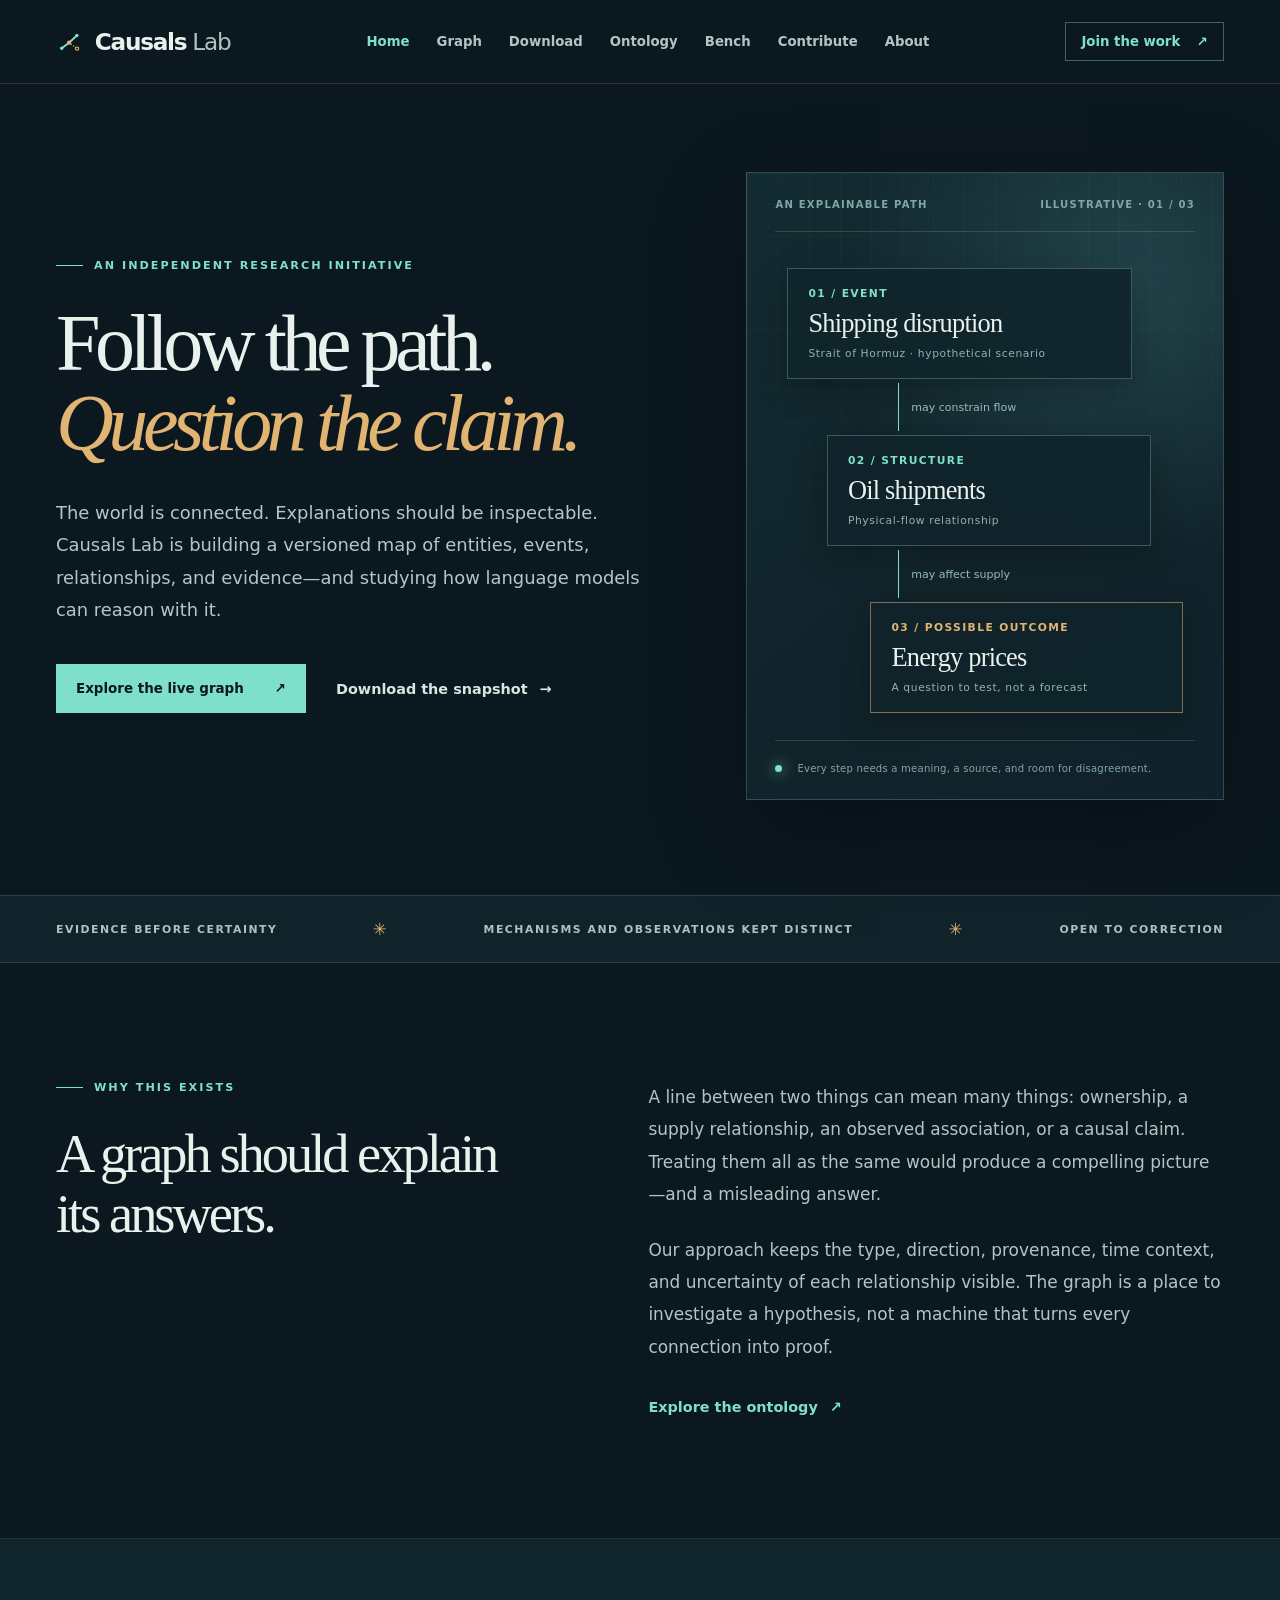
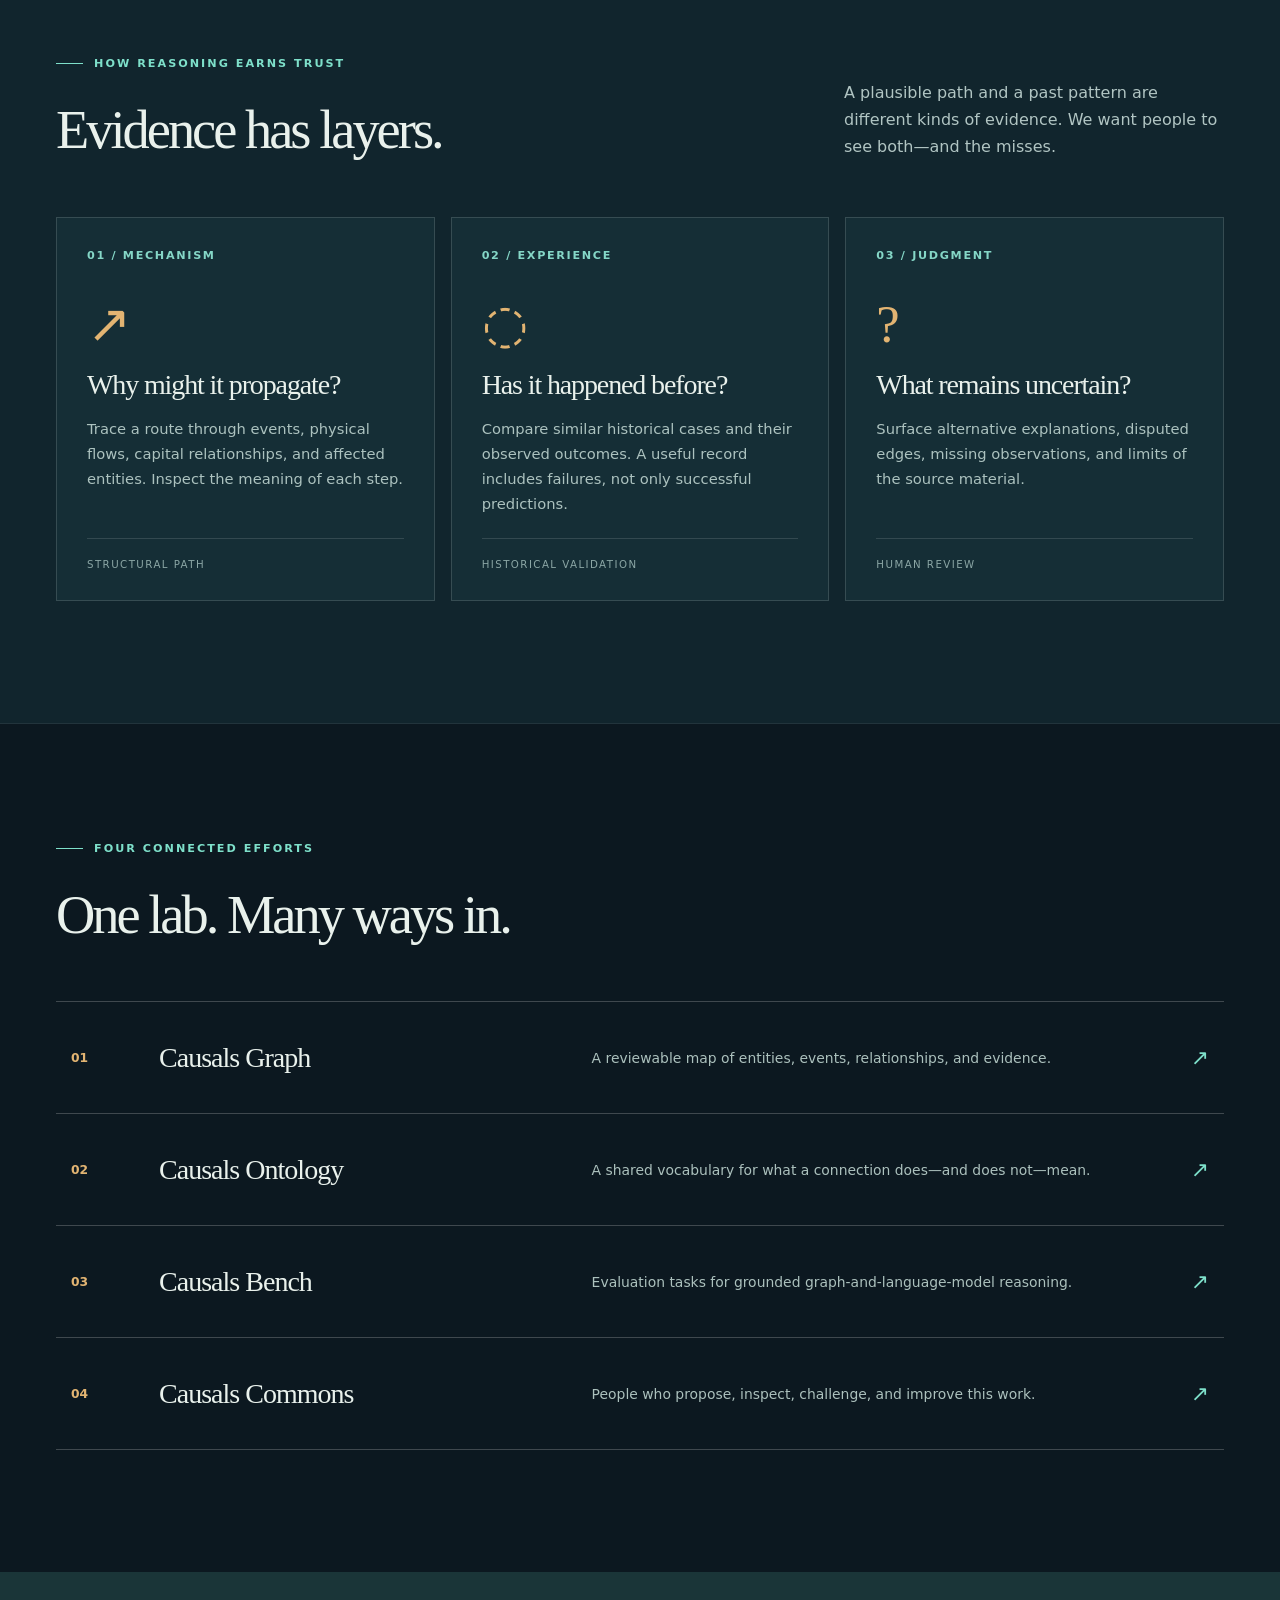
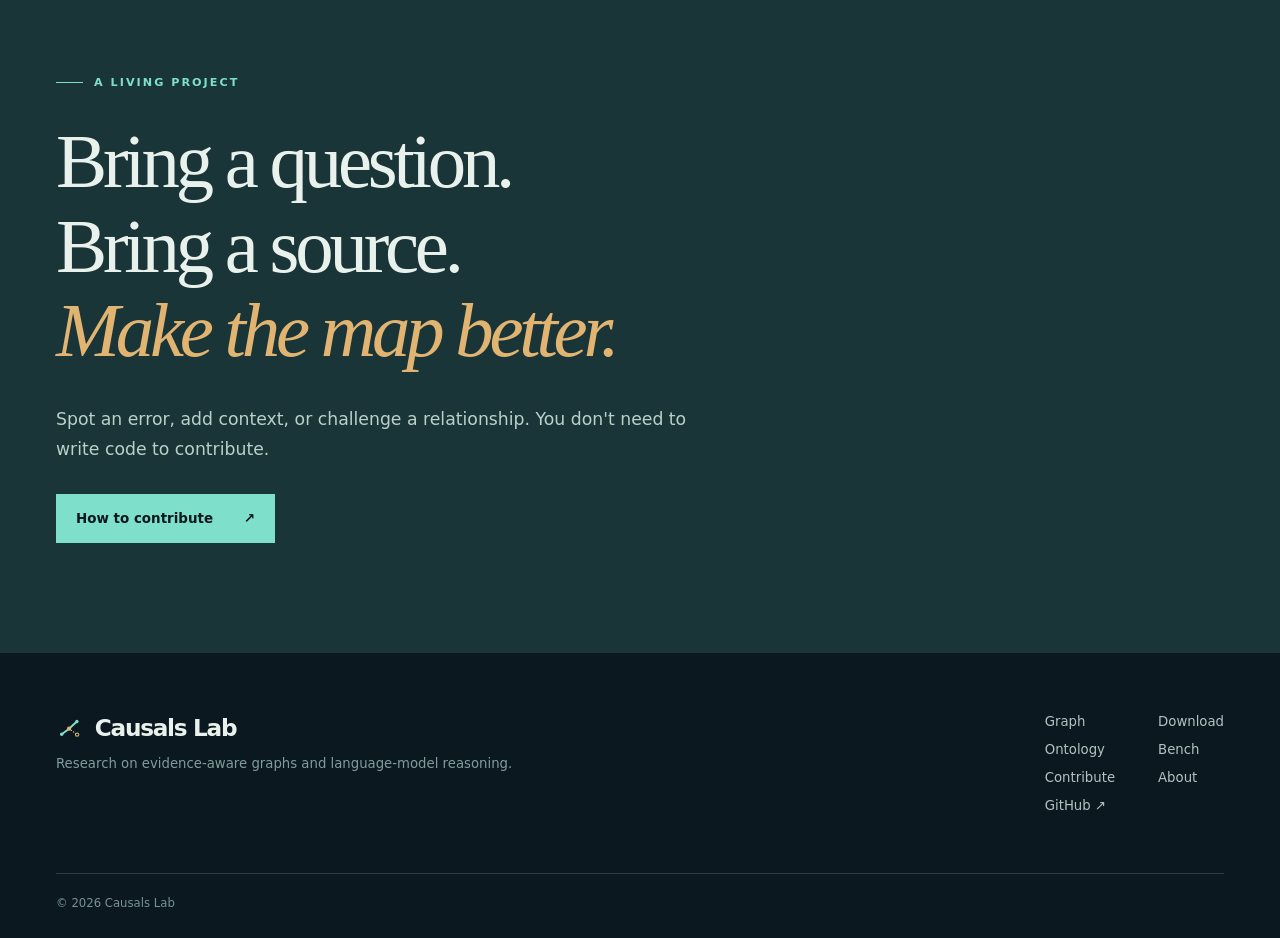
<file: index.html>
<!doctype html>
<html lang="en">
<head>
  <meta charset="utf-8">
  <meta name="viewport" content="width=device-width, initial-scale=1">
  <meta name="theme-color" content="#0c1820">
  <meta name="description" content="Causals Lab builds an evidence-aware graph of how events, systems, and outcomes may connect. Explore the method and help improve the map.">
  <title>Causals Lab — Follow the path. Question the claim.</title>
  <link rel="stylesheet" href="styles.css"><link rel="icon" href="favicon.svg" type="image/svg+xml">
</head>
<body>
  <a class="skip-link" href="#main">Skip to content</a>
  <header class="site-header">
    <a class="wordmark" href="index.html" aria-label="Causals Lab home"><img class="brand-mark" src="brand/mark.svg" alt="" aria-hidden="true"> Causals<span class="wordmark-light"> Lab</span></a>
    <nav aria-label="Main navigation">
      <a class="active" href="index.html" aria-current="page">Home</a><a href="graph.html">Graph</a><a href="download/">Download</a><a href="ontology.html">Ontology</a><a href="bench.html">Bench</a><a href="/contribute/">Contribute</a><a href="about.html">About</a>
    </nav>
    <a class="header-cta" href="/contribute/">Join the work <span aria-hidden="true">↗</span></a>
  </header>
  <main id="main">
    <section class="hero wrap">
      <div class="hero-copy">
        <p class="eyebrow"><span class="eyebrow-line"></span> An independent research initiative</p>
        <h1>Follow the path.<br><em>Question the claim.</em></h1>
        <p class="lede">The world is connected. Explanations should be inspectable. Causals Lab is building a versioned map of entities, events, relationships, and evidence—and studying how language models can reason with it.</p>
        <div class="actions"><a class="button button-primary" href="explore/">Explore the live graph <span aria-hidden="true">↗</span></a><a class="text-link" href="download/">Download the snapshot <span aria-hidden="true">→</span></a></div>
      </div>
      <div class="hero-visual" role="img" aria-label="Illustrative path from a hypothetical shipping disruption through oil shipments to a possible energy price change">
        <div class="visual-topline"><span>AN EXPLAINABLE PATH</span><span>ILLUSTRATIVE · 01 / 03</span></div>
        <div class="path-stack">
          <div class="path-node event"><span class="node-index">01 / EVENT</span><strong>Shipping disruption</strong><span class="node-meta">Strait of Hormuz · hypothetical scenario</span></div>
          <div class="path-link"><span></span><small>may constrain flow</small></div>
          <div class="path-node relationship"><span class="node-index">02 / STRUCTURE</span><strong>Oil shipments</strong><span class="node-meta">Physical-flow relationship</span></div>
          <div class="path-link"><span></span><small>may affect supply</small></div>
          <div class="path-node outcome"><span class="node-index">03 / POSSIBLE OUTCOME</span><strong>Energy prices</strong><span class="node-meta">A question to test, not a forecast</span></div>
        </div>
        <div class="visual-foot"><span class="pulse"></span><span>Every step needs a meaning, a source, and room for disagreement.</span></div>
      </div>
    </section>
    <section class="ticker" aria-label="Principles"><div class="wrap ticker-inner"><span>Evidence before certainty</span><span class="diamond">✳</span><span>Mechanisms and observations kept distinct</span><span class="diamond">✳</span><span>Open to correction</span></div></section>
    <section class="section split wrap" id="mission">
      <div><p class="eyebrow"><span class="eyebrow-line"></span> Why this exists</p><h2>A graph should explain its answers.</h2></div>
      <div class="body-copy"><p>A line between two things can mean many things: ownership, a supply relationship, an observed association, or a causal claim. Treating them all as the same would produce a compelling picture—and a misleading answer.</p><p>Our approach keeps the type, direction, provenance, time context, and uncertainty of each relationship visible. The graph is a place to investigate a hypothesis, not a machine that turns every connection into proof.</p><a class="inline-link" href="ontology.html">Explore the ontology <span aria-hidden="true">↗</span></a></div>
    </section>
    <section class="section evidence-section"><div class="wrap">
      <div class="section-heading"><div><p class="eyebrow"><span class="eyebrow-line"></span> How reasoning earns trust</p><h2>Evidence has layers.</h2></div><p>A plausible path and a past pattern are different kinds of evidence. We want people to see both—and the misses.</p></div>
      <div class="evidence-grid">
        <article class="evidence-card"><span class="card-kicker">01 / MECHANISM</span><div class="card-symbol" aria-hidden="true">↗</div><h3>Why might it propagate?</h3><p>Trace a route through events, physical flows, capital relationships, and affected entities. Inspect the meaning of each step.</p><span class="card-tag">Structural path</span></article>
        <article class="evidence-card"><span class="card-kicker">02 / EXPERIENCE</span><div class="card-symbol" aria-hidden="true">◌</div><h3>Has it happened before?</h3><p>Compare similar historical cases and their observed outcomes. A useful record includes failures, not only successful predictions.</p><span class="card-tag">Historical validation</span></article>
        <article class="evidence-card"><span class="card-kicker">03 / JUDGMENT</span><div class="card-symbol" aria-hidden="true">?</div><h3>What remains uncertain?</h3><p>Surface alternative explanations, disputed edges, missing observations, and limits of the source material.</p><span class="card-tag">Human review</span></article>
      </div>
    </div></section>
    <section class="section work-section wrap">
      <div class="section-heading"><div><p class="eyebrow"><span class="eyebrow-line"></span> Four connected efforts</p><h2>One lab. Many ways in.</h2></div></div>
      <div class="work-list">
        <a href="graph.html"><span class="work-number">01</span><strong>Causals Graph</strong><span>A reviewable map of entities, events, relationships, and evidence.</span><span class="work-arrow" aria-hidden="true">↗</span></a>
        <a href="ontology.html"><span class="work-number">02</span><strong>Causals Ontology</strong><span>A shared vocabulary for what a connection does—and does not—mean.</span><span class="work-arrow" aria-hidden="true">↗</span></a>
        <a href="bench.html"><span class="work-number">03</span><strong>Causals Bench</strong><span>Evaluation tasks for grounded graph-and-language-model reasoning.</span><span class="work-arrow" aria-hidden="true">↗</span></a>
        <a href="/contribute/"><span class="work-number">04</span><strong>Causals Commons</strong><span>People who propose, inspect, challenge, and improve this work.</span><span class="work-arrow" aria-hidden="true">↗</span></a>
      </div>
    </section>
    <section class="closing"><div class="wrap closing-inner"><p class="eyebrow"><span class="eyebrow-line"></span> A living project</p><h2>Bring a question.<br>Bring a source.<br><em>Make the map better.</em></h2><p>Spot an error, add context, or challenge a relationship. You don't need to write code to contribute.</p><a class="button button-primary" href="/contribute/">How to contribute <span aria-hidden="true">↗</span></a></div></section>
  </main>
  <footer class="site-footer wrap"><div><a class="footer-brand" href="index.html"><img class="brand-mark" src="brand/mark.svg" alt="" aria-hidden="true"> Causals Lab</a><p>Research on evidence-aware graphs and language-model reasoning.</p></div><div class="footer-links"><a href="graph.html">Graph</a><a href="download/">Download</a><a href="ontology.html">Ontology</a><a href="bench.html">Bench</a><a href="/contribute/">Contribute</a><a href="about.html">About</a><a href="https://github.com/causals-lab/community">GitHub ↗</a></div><div class="footer-bottom"><span>© 2026 Causals Lab</span></div></footer>
</body>
</html>
</file>
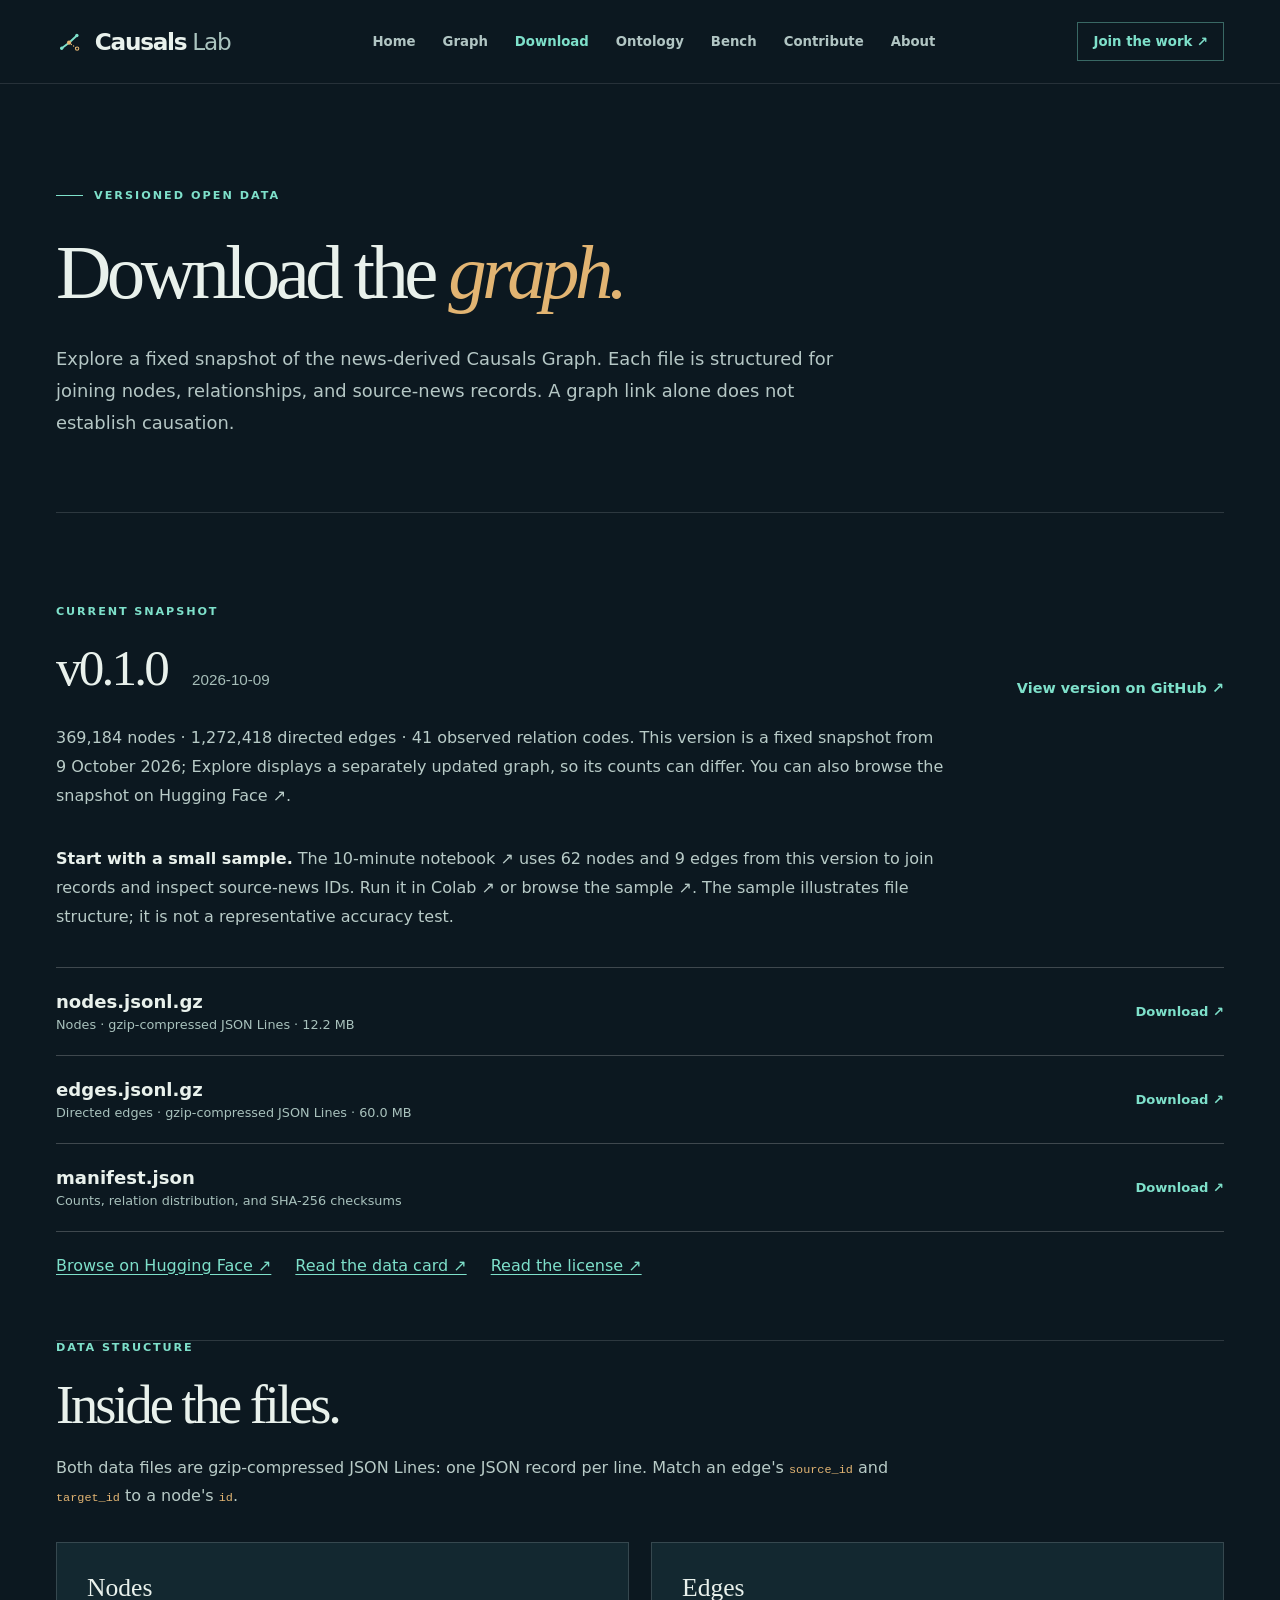
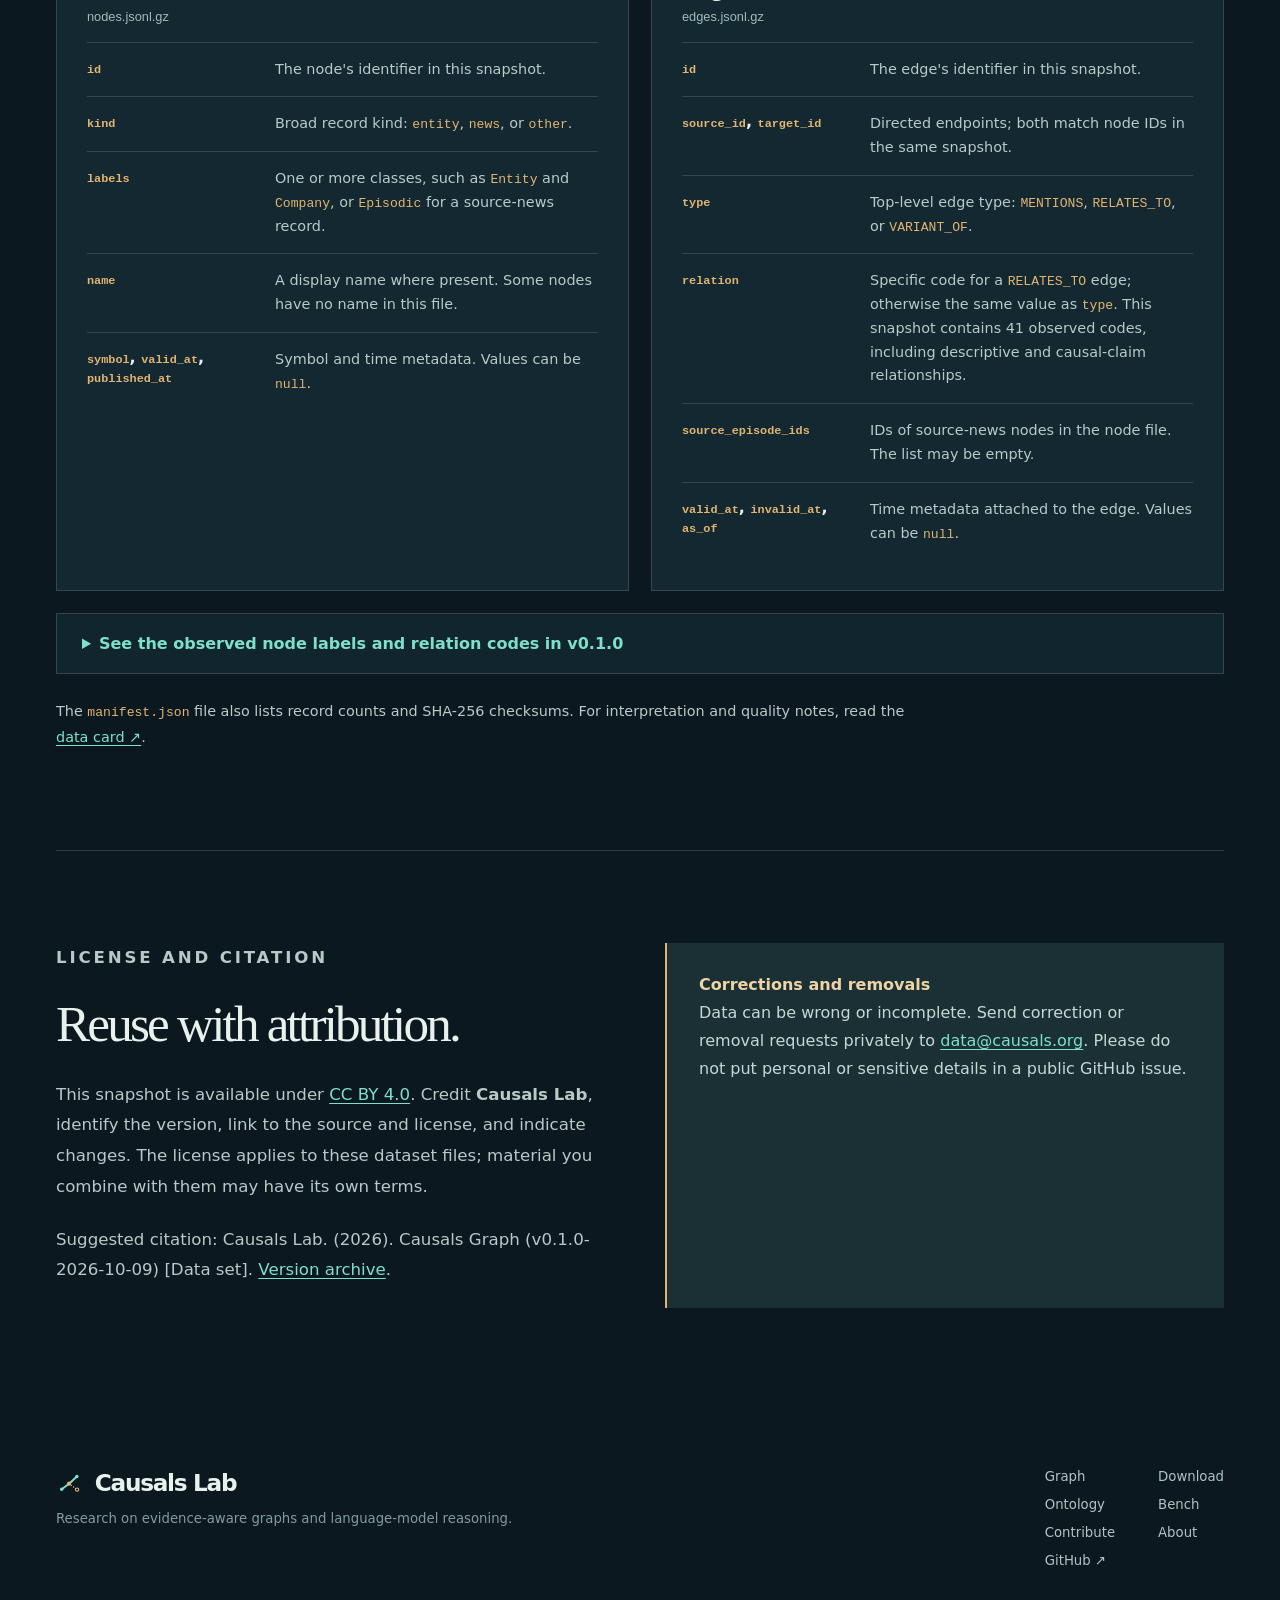
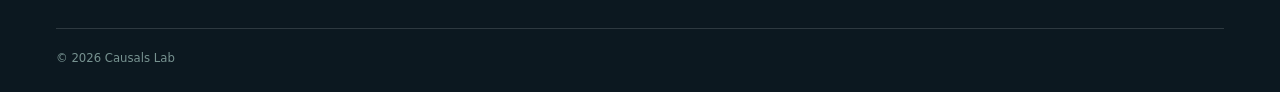
<file: download/index.html>
<!doctype html>
<html lang="en">
<head>
  <meta charset="utf-8">
  <meta name="viewport" content="width=device-width, initial-scale=1">
  <meta name="theme-color" content="#0c1820">
  <meta name="description" content="Download a versioned Causals Graph snapshot with schema, checksums, citation, and explicit limitations.">
  <title>Download the Graph — Causals Lab</title>
  <link rel="stylesheet" href="../styles.css">
  <link rel="icon" href="../favicon.svg" type="image/svg+xml">
</head>
<body>
  <a class="skip-link" href="#main">Skip to content</a>
  <header class="site-header">
    <a class="wordmark" href="../index.html" aria-label="Causals Lab home"><img class="brand-mark" src="../brand/mark.svg" alt="" aria-hidden="true"> Causals<span class="wordmark-light"> Lab</span></a>
    <nav aria-label="Main navigation"><a href="../index.html">Home</a><a href="../graph.html">Graph</a><a class="active" href="./" aria-current="page">Download</a><a href="../ontology.html">Ontology</a><a href="../bench.html">Bench</a><a href="../contribute.html">Contribute</a><a href="../about.html">About</a></nav>
    <a class="header-cta" href="../contribute.html">Join the work ↗</a>
  </header>
  <main id="main">
    <section class="page-hero wrap download-hero">
      <p class="eyebrow"><span class="eyebrow-line"></span> Versioned open data</p>
      <h1>Download the <em>graph.</em></h1>
      <p class="lede">Explore a fixed snapshot of the news-derived Causals Graph. Each file is structured for joining nodes, relationships, and source-news records. A graph link alone does not establish causation.</p>
    </section>
    <section class="content-section wrap download-section">
      <div class="download-heading"><div><p class="section-label">Current snapshot</p><h2>v0.1.0 <span>2026-10-09</span></h2></div><a class="inline-link" href="https://github.com/causals-lab/community/tree/graph-v0.1.0-2026-10-09/data/v0.1.0-2026-10-09">View version on GitHub ↗</a></div>
      <p class="download-summary">369,184 nodes · 1,272,418 directed edges · 41 observed relation codes. This version is a fixed snapshot from 9 October 2026; <a href="../explore/">Explore</a> displays a separately updated graph, so its counts can differ. You can also <a href="https://huggingface.co/datasets/causals-lab/causals-graph">browse the snapshot on Hugging Face ↗</a>.</p>
      <p class="download-summary"><strong>Start with a small sample.</strong> The <a href="https://github.com/causals-lab/community/blob/main/quickstart/quickstart.ipynb">10-minute notebook ↗</a> uses 62 nodes and 9 edges from this version to join records and inspect source-news IDs. <a href="https://colab.research.google.com/github/causals-lab/community/blob/main/quickstart/quickstart.ipynb">Run it in Colab ↗</a> or <a href="https://github.com/causals-lab/community/tree/main/quickstart/sample">browse the sample ↗</a>. The sample illustrates file structure; it is not a representative accuracy test.</p>
      <div class="download-files" aria-label="Snapshot files">
        <a class="download-file" href="https://raw.githubusercontent.com/causals-lab/community/graph-v0.1.0-2026-10-09/data/v0.1.0-2026-10-09/nodes.jsonl.gz" download><span><strong>nodes.jsonl.gz</strong><small>Nodes · gzip-compressed JSON Lines · 12.2 MB</small></span><span aria-hidden="true">Download ↗</span></a>
        <a class="download-file" href="https://raw.githubusercontent.com/causals-lab/community/graph-v0.1.0-2026-10-09/data/v0.1.0-2026-10-09/edges.jsonl.gz" download><span><strong>edges.jsonl.gz</strong><small>Directed edges · gzip-compressed JSON Lines · 60.0 MB</small></span><span aria-hidden="true">Download ↗</span></a>
        <a class="download-file" href="https://raw.githubusercontent.com/causals-lab/community/graph-v0.1.0-2026-10-09/data/v0.1.0-2026-10-09/manifest.json" download><span><strong>manifest.json</strong><small>Counts, relation distribution, and SHA-256 checksums</small></span><span aria-hidden="true">Download ↗</span></a>
      </div>
      <p class="download-support"><a href="https://huggingface.co/datasets/causals-lab/causals-graph">Browse on Hugging Face ↗</a><a href="https://github.com/causals-lab/community/blob/graph-v0.1.0-2026-10-09/data/v0.1.0-2026-10-09/DATA_CARD.md">Read the data card ↗</a><a href="https://github.com/causals-lab/community/blob/graph-v0.1.0-2026-10-09/data/v0.1.0-2026-10-09/LICENSE_DATA.md">Read the license ↗</a></p>
    </section>
    <section class="content-section wrap download-details" aria-labelledby="schema-title">
      <div class="schema-heading"><p class="section-label">Data structure</p><h2 id="schema-title">Inside the files.</h2><p>Both data files are gzip-compressed JSON Lines: one JSON record per line. Match an edge's <code>source_id</code> and <code>target_id</code> to a node's <code>id</code>.</p></div>
      <div class="schema-grid">
        <article class="schema-card"><h3>Nodes <span>nodes.jsonl.gz</span></h3><dl class="schema-fields">
          <div><dt><code>id</code></dt><dd>The node's identifier in this snapshot.</dd></div>
          <div><dt><code>kind</code></dt><dd>Broad record kind: <code>entity</code>, <code>news</code>, or <code>other</code>.</dd></div>
          <div><dt><code>labels</code></dt><dd>One or more classes, such as <code>Entity</code> and <code>Company</code>, or <code>Episodic</code> for a source-news record.</dd></div>
          <div><dt><code>name</code></dt><dd>A display name where present. Some nodes have no name in this file.</dd></div>
          <div><dt><code>symbol</code>, <code>valid_at</code>, <code>published_at</code></dt><dd>Symbol and time metadata. Values can be <code>null</code>.</dd></div>
        </dl></article>
        <article class="schema-card"><h3>Edges <span>edges.jsonl.gz</span></h3><dl class="schema-fields">
          <div><dt><code>id</code></dt><dd>The edge's identifier in this snapshot.</dd></div>
          <div><dt><code>source_id</code>, <code>target_id</code></dt><dd>Directed endpoints; both match node IDs in the same snapshot.</dd></div>
          <div><dt><code>type</code></dt><dd>Top-level edge type: <code>MENTIONS</code>, <code>RELATES_TO</code>, or <code>VARIANT_OF</code>.</dd></div>
          <div><dt><code>relation</code></dt><dd>Specific code for a <code>RELATES_TO</code> edge; otherwise the same value as <code>type</code>. This snapshot contains 41 observed codes, including descriptive and causal-claim relationships.</dd></div>
          <div><dt><code>source_episode_ids</code></dt><dd>IDs of source-news nodes in the node file. The list may be empty.</dd></div>
          <div><dt><code>valid_at</code>, <code>invalid_at</code>, <code>as_of</code></dt><dd>Time metadata attached to the edge. Values can be <code>null</code>.</dd></div>
        </dl></article>
      </div>
      <details class="schema-enums"><summary>See the observed node labels and relation codes in v0.1.0</summary><div><h3>Node labels</h3><p><code>Entity</code>, <code>Episodic</code>, <code>Event</code>, <code>Company</code>, <code>Organization</code>, <code>Location</code>, <code>Concept</code>, <code>Security</code>, <code>Software</code>, <code>CreativeWork</code>, <code>Infrastructure</code>, <code>Commodity</code>, <code>FinancialIndex</code>, <code>EventClass</code>, <code>Currency</code>.</p><h3>Relation codes</h3><p><code>AFFECTS</code>, <code>AFFILIATION</code>, <code>CLASSIFIED_AS</code>, <code>COMPETES_WITH</code>, <code>CONSTITUTES</code>, <code>CONSUMES</code>, <code>CREATED_BY</code>, <code>EXPORTS_TO</code>, <code>EXPOSED_DOWN</code>, <code>EXPOSED_UP</code>, <code>GUARANTEES</code>, <code>HAS_SECURITY</code>, <code>INDEX_CONSTITUENT</code>, <code>INPUT_TO</code>, <code>INSTANCE_OF</code>, <code>INVESTS_IN</code>, <code>INVOLVES</code>, <code>ISSUED_BY</code>, <code>LOCATED_IN</code>, <code>MENTIONS</code>, <code>NOT_TRACKING</code>, <code>OPPOSES</code>, <code>OTHER</code>, <code>OWES_TO</code>, <code>OWNS</code>, <code>PART_OF</code>, <code>PRODUCES</code>, <code>REGULATES</code>, <code>SHIFTED</code>, <code>SHIPS_VIA</code>, <code>SPORTS_MATCH</code>, <code>STATED_CAUSE</code>, <code>STRIKES</code>, <code>SUPPLIES</code>, <code>SUPPORTS</code>, <code>TRACKS</code>, <code>TRANSMITS</code>, <code>TRIGGERED</code>, <code>VARIANT_OF</code>, <code>WORKS_FOR</code>, <code>WORK_RIGHTS_OF</code>.</p><p>These are values observed in this version, not a promise that every code has the same meaning in every future version. For counts by relation, see <a href="https://raw.githubusercontent.com/causals-lab/community/graph-v0.1.0-2026-10-09/data/v0.1.0-2026-10-09/manifest.json">manifest.json ↗</a>.</p></div></details>
      <p class="schema-note">The <code>manifest.json</code> file also lists record counts and SHA-256 checksums. For interpretation and quality notes, read the <a href="https://github.com/causals-lab/community/blob/graph-v0.1.0-2026-10-09/data/v0.1.0-2026-10-09/DATA_CARD.md">data card ↗</a>.</p>
    </section>
    <section class="content-section wrap two-col download-terms"><div class="prose"><p class="section-label">License and citation</p><h2>Reuse with attribution.</h2><p>This snapshot is available under <a href="https://creativecommons.org/licenses/by/4.0/">CC BY 4.0</a>. Credit <strong>Causals Lab</strong>, identify the version, link to the source and license, and indicate changes. The license applies to these dataset files; material you combine with them may have its own terms.</p><p>Suggested citation: Causals Lab. (2026). <em>Causals Graph</em> (v0.1.0-2026-10-09) [Data set]. <a href="https://github.com/causals-lab/community/tree/graph-v0.1.0-2026-10-09/data/v0.1.0-2026-10-09">Version archive</a>.</p></div><div class="callout"><strong>Corrections and removals</strong><br>Data can be wrong or incomplete. Send correction or removal requests privately to <a href="mailto:data@causals.org">data@causals.org</a>. Please do not put personal or sensitive details in a public GitHub issue.</div></section>
  </main>
  <footer class="site-footer wrap"><div><a class="footer-brand" href="../index.html"><img class="brand-mark" src="../brand/mark.svg" alt="" aria-hidden="true"> Causals Lab</a><p>Research on evidence-aware graphs and language-model reasoning.</p></div><div class="footer-links"><a href="../graph.html">Graph</a><a href="./">Download</a><a href="../ontology.html">Ontology</a><a href="../bench.html">Bench</a><a href="../contribute.html">Contribute</a><a href="../about.html">About</a><a href="https://github.com/causals-lab/community">GitHub ↗</a></div><div class="footer-bottom"><span>© 2026 Causals Lab</span></div></footer>
</body>
</html>
</file>
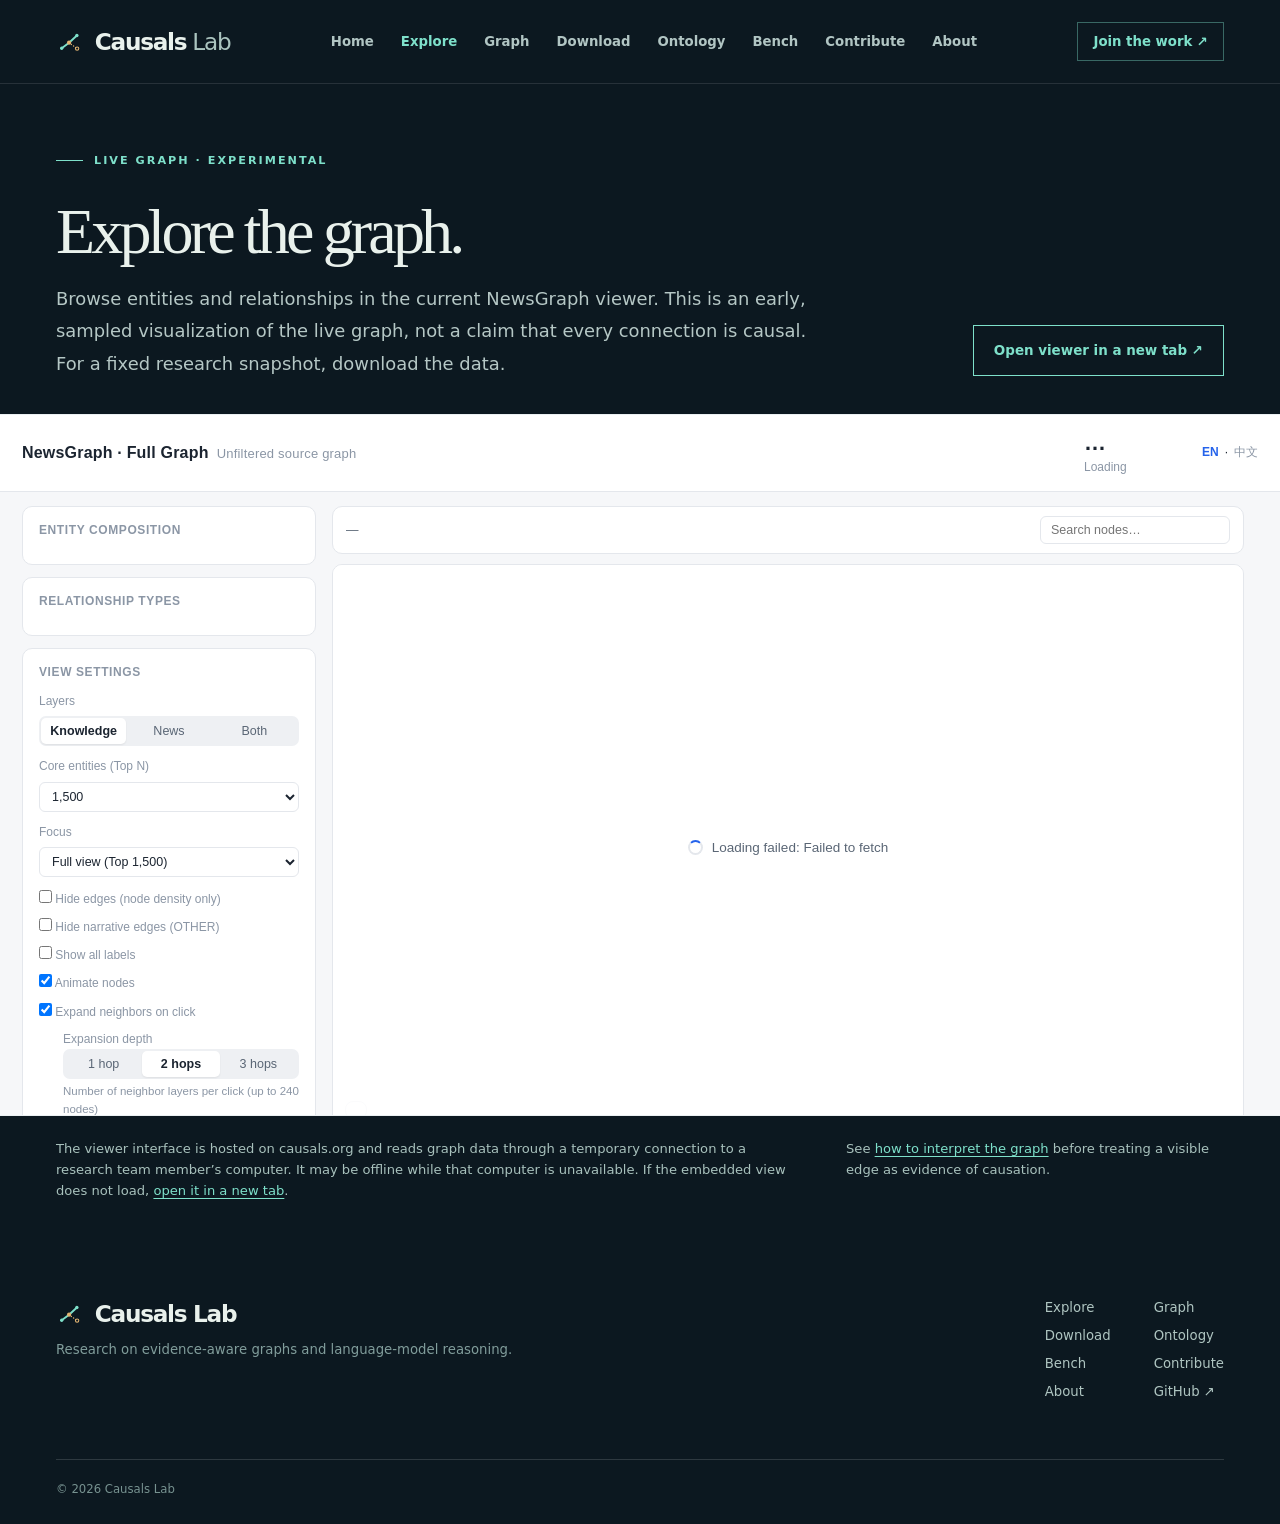
<file: explore/index.html>
<!doctype html>
<html lang="en">
<head>
  <meta charset="utf-8">
  <meta name="viewport" content="width=device-width, initial-scale=1">
  <meta name="theme-color" content="#0c1820">
  <meta name="description" content="Explore the current Causals Lab graph in an experimental interactive viewer.">
  <title>Explore the Graph — Causals Lab</title>
  <link rel="stylesheet" href="../styles.css">
  <link rel="icon" href="../favicon.svg" type="image/svg+xml">
</head>
<body>
  <a class="skip-link" href="#main">Skip to content</a>
  <header class="site-header">
    <a class="wordmark" href="../index.html" aria-label="Causals Lab home"><img class="brand-mark" src="../brand/mark.svg" alt="" aria-hidden="true"> Causals<span class="wordmark-light"> Lab</span></a>
    <nav aria-label="Main navigation"><a href="../index.html">Home</a><a class="active" href="./" aria-current="page">Explore</a><a href="../graph.html">Graph</a><a href="../download/">Download</a><a href="../ontology.html">Ontology</a><a href="../bench.html">Bench</a><a href="../contribute.html">Contribute</a><a href="../about.html">About</a></nav>
    <a class="header-cta" href="../contribute.html">Join the work ↗</a>
  </header>
  <main id="main">
    <section class="explore-intro wrap">
      <div><p class="eyebrow"><span class="eyebrow-line"></span> Live graph · experimental</p><h1>Explore the graph.</h1><p class="lede">Browse entities and relationships in the current NewsGraph viewer. This is an early, sampled visualization of the live graph, not a claim that every connection is causal. For a fixed research snapshot, <a href="../download/">download the data</a>.</p></div>
      <a class="button button-outline" href="viewer.html?lang=en" target="_blank" rel="noopener noreferrer">Open viewer in a new tab ↗</a>
    </section>
    <section class="explore-stage" aria-label="Interactive graph viewer">
      <iframe title="NewsGraph interactive graph viewer" src="viewer.html?lang=en" loading="eager" referrerpolicy="no-referrer" allowfullscreen></iframe>
    </section>
    <div class="explore-note wrap"><p>The viewer interface is hosted on causals.org and reads graph data through a temporary connection to a research team member’s computer. It may be offline while that computer is unavailable. If the embedded view does not load, <a href="viewer.html?lang=en" target="_blank" rel="noopener noreferrer">open it in a new tab</a>.</p><p>See <a href="../graph.html">how to interpret the graph</a> before treating a visible edge as evidence of causation.</p></div>
  </main>
  <footer class="site-footer wrap"><div><a class="footer-brand" href="../index.html"><img class="brand-mark" src="../brand/mark.svg" alt="" aria-hidden="true"> Causals Lab</a><p>Research on evidence-aware graphs and language-model reasoning.</p></div><div class="footer-links"><a href="./">Explore</a><a href="../graph.html">Graph</a><a href="../download/">Download</a><a href="../ontology.html">Ontology</a><a href="../bench.html">Bench</a><a href="../contribute.html">Contribute</a><a href="../about.html">About</a><a href="https://github.com/causals-lab/community">GitHub ↗</a></div><div class="footer-bottom"><span>© 2026 Causals Lab</span></div></footer>
</body>
</html>
</file>
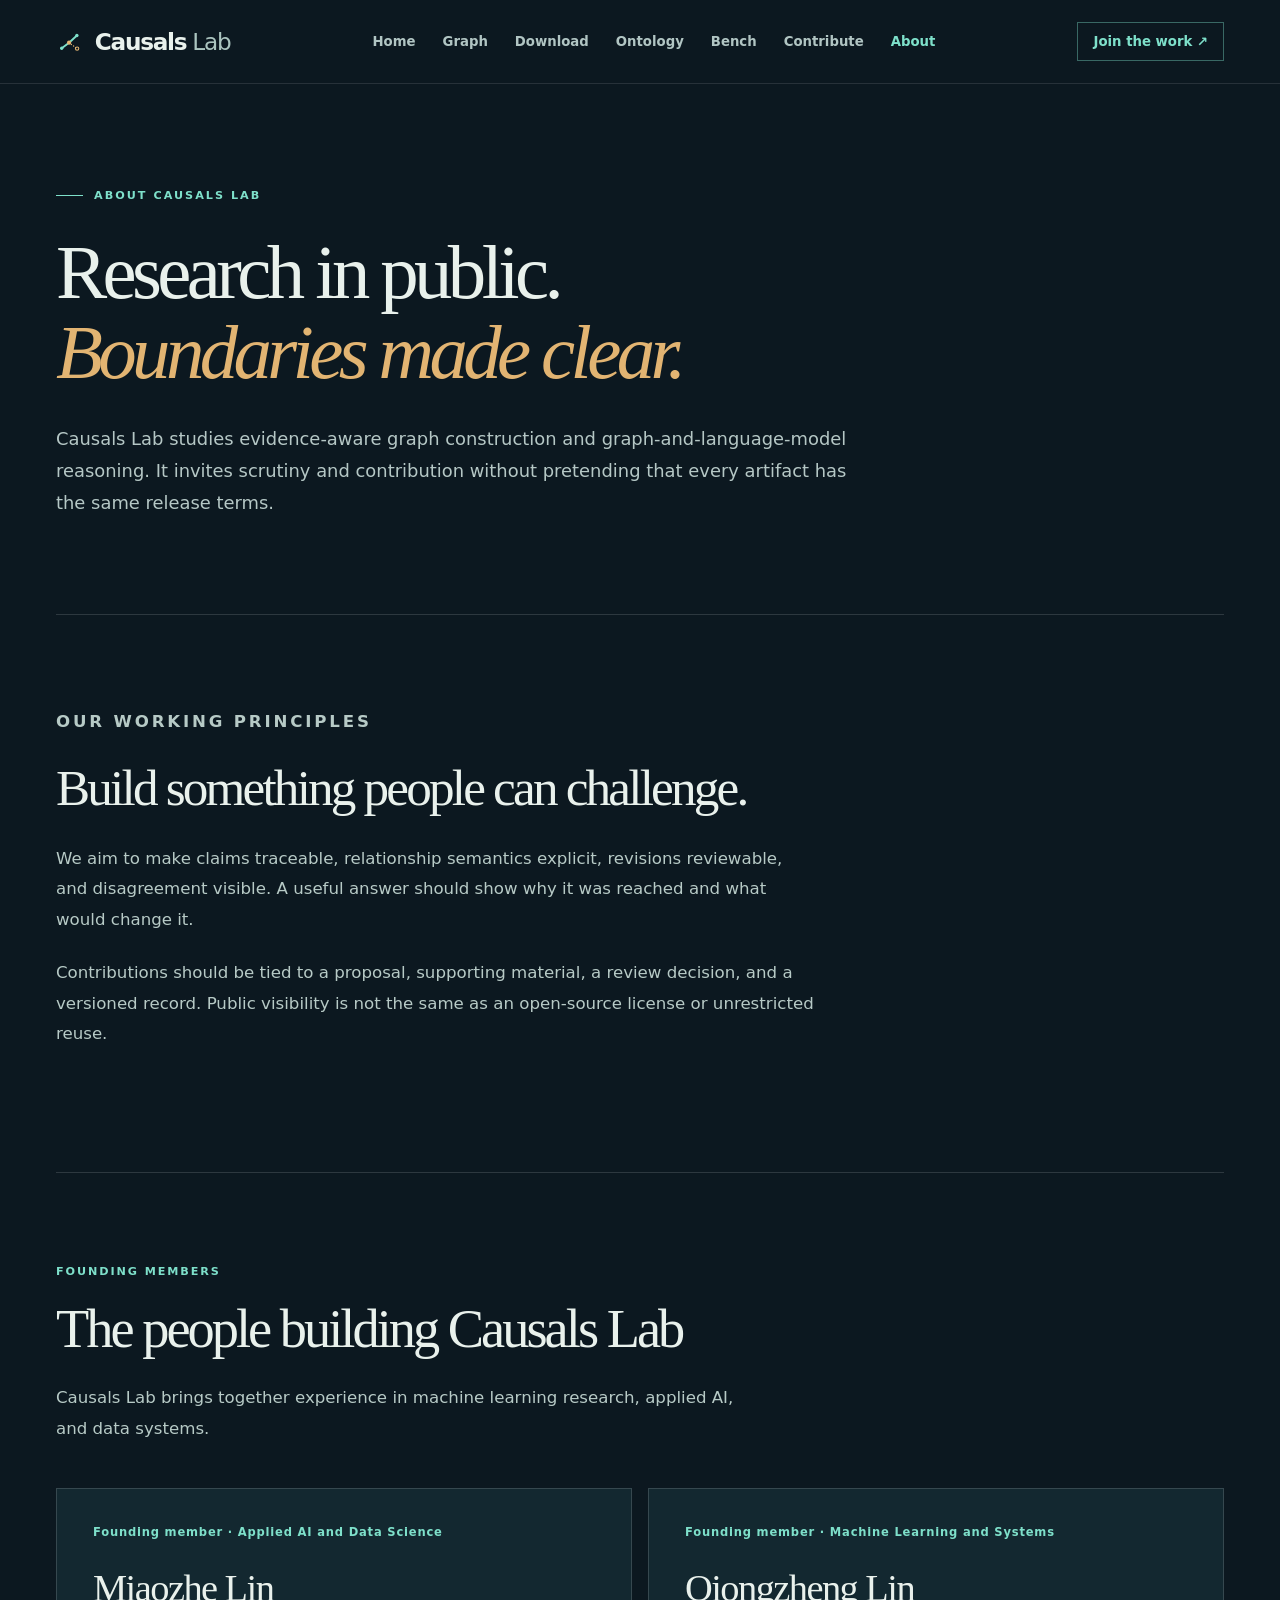
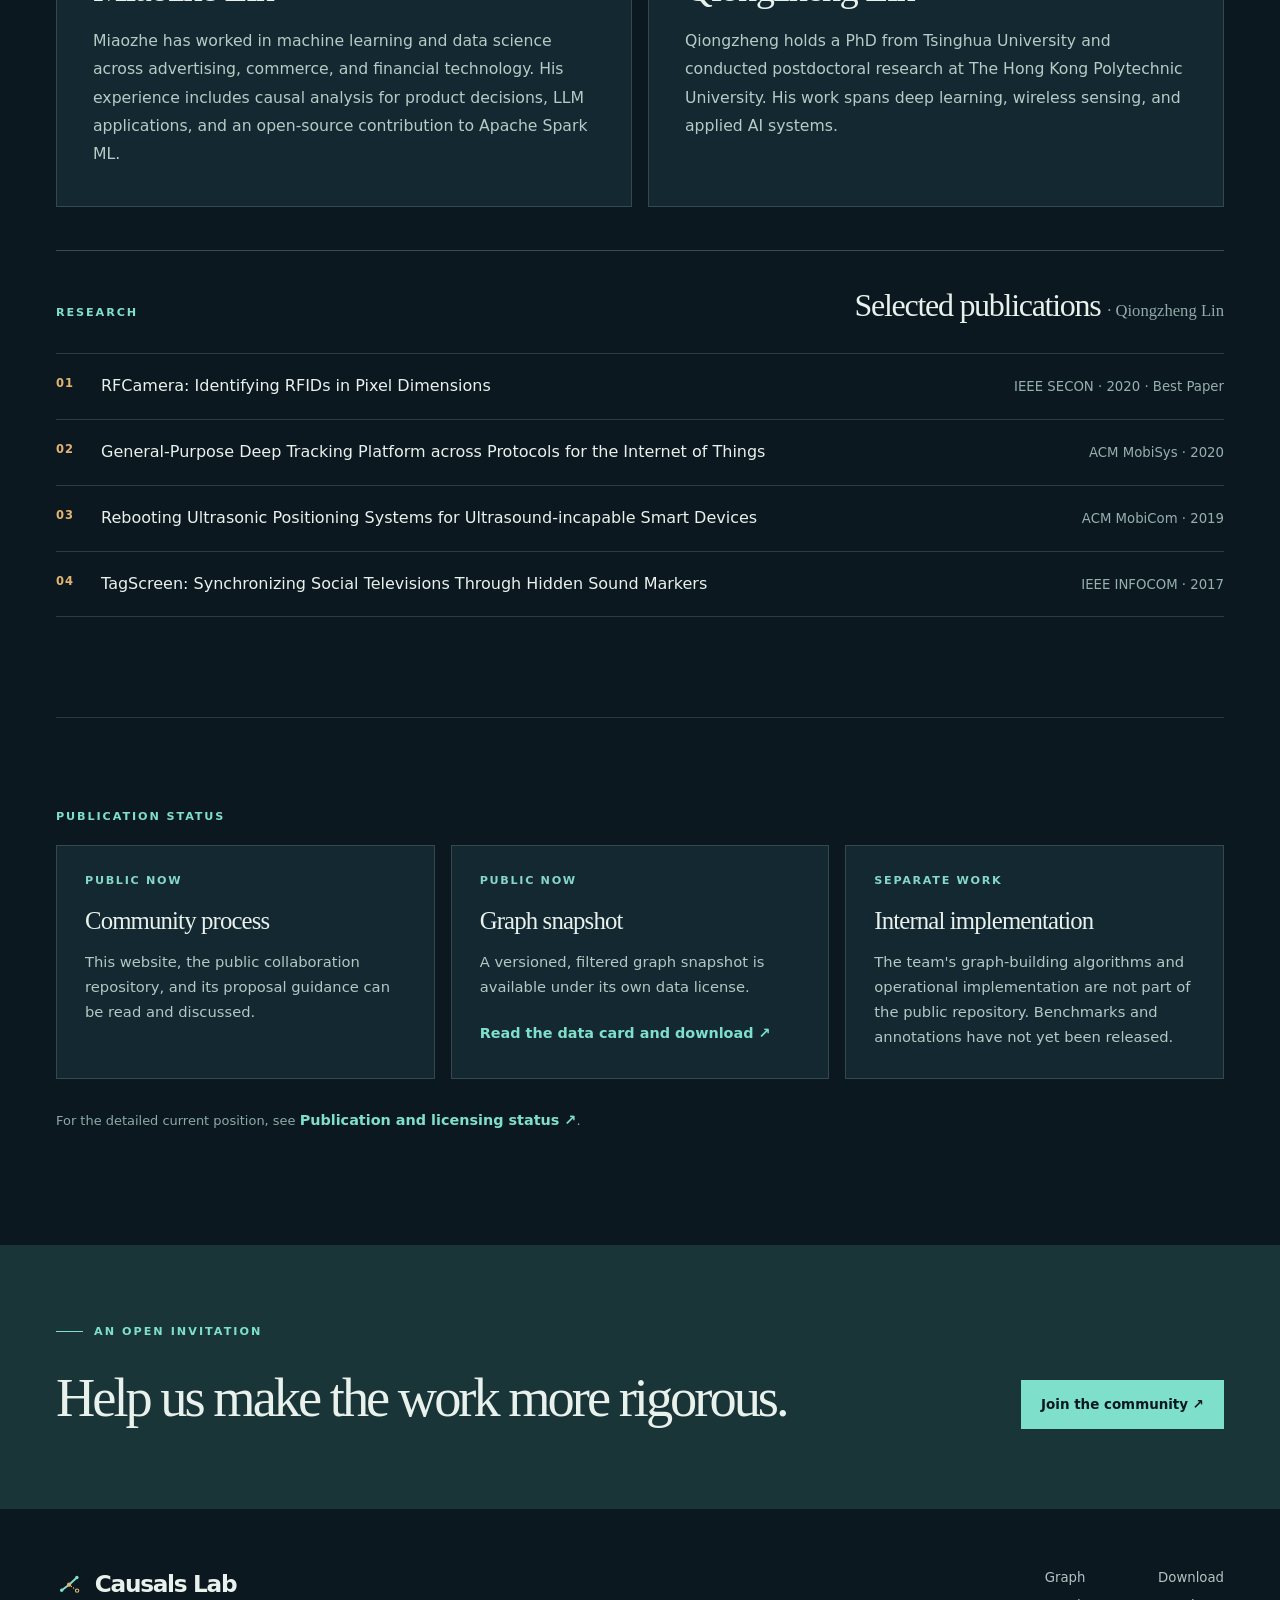
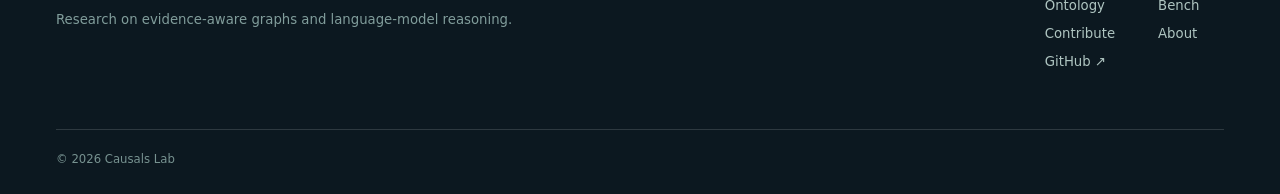
<file: about.html>
<!doctype html>
<html lang="en">
<head><meta charset="utf-8"><meta name="viewport" content="width=device-width, initial-scale=1"><meta name="theme-color" content="#0c1820"><meta name="description" content="About Causals Lab, its public research initiative, governance principles, and publication boundaries."><title>About & Openness — Causals Lab</title><link rel="stylesheet" href="styles.css"><link rel="icon" href="favicon.svg" type="image/svg+xml"></head>
<body>
  <a class="skip-link" href="#main">Skip to content</a>
  <header class="site-header"><a class="wordmark" href="index.html" aria-label="Causals Lab home"><img class="brand-mark" src="brand/mark.svg" alt="" aria-hidden="true"> Causals<span class="wordmark-light"> Lab</span></a><nav aria-label="Main navigation"><a href="index.html">Home</a><a href="graph.html">Graph</a><a href="download/">Download</a><a href="ontology.html">Ontology</a><a href="bench.html">Bench</a><a href="/contribute/">Contribute</a><a class="active" href="about.html" aria-current="page">About</a></nav><a class="header-cta" href="/contribute/">Join the work ↗</a></header>
  <main id="main">
    <section class="page-hero wrap"><p class="eyebrow"><span class="eyebrow-line"></span> About Causals Lab</p><h1>Research in public.<br><em>Boundaries made clear.</em></h1><p class="lede">Causals Lab studies evidence-aware graph construction and graph-and-language-model reasoning. It invites scrutiny and contribution without pretending that every artifact has the same release terms.</p></section>
    <section class="content-section wrap"><div class="prose"><p class="section-label">Our working principles</p><h2>Build something people can challenge.</h2><p>We aim to make claims traceable, relationship semantics explicit, revisions reviewable, and disagreement visible. A useful answer should show why it was reached and what would change it.</p><p>Contributions should be tied to a proposal, supporting material, a review decision, and a versioned record. Public visibility is not the same as an open-source license or unrestricted reuse.</p></div></section>
    <section class="content-section wrap founding-section" aria-labelledby="founding-title">
      <p class="section-label">Founding members</p>
      <h2 id="founding-title">The people building Causals Lab</h2>
      <p class="founding-intro">Causals Lab brings together experience in machine learning research, applied AI, and data systems.</p>
      <div class="founding-grid">
        <article class="founding-card">
          <p class="founding-role">Founding member · Applied AI and Data Science</p>
          <h3>Miaozhe Lin</h3>
          <p>Miaozhe has worked in machine learning and data science across advertising, commerce, and financial technology. His experience includes causal analysis for product decisions, LLM applications, and an open-source contribution to Apache Spark ML.</p>
        </article>
        <article class="founding-card">
          <p class="founding-role">Founding member · Machine Learning and Systems</p>
          <h3>Qiongzheng Lin</h3>
          <p>Qiongzheng holds a PhD from Tsinghua University and conducted postdoctoral research at The Hong Kong Polytechnic University. His work spans deep learning, wireless sensing, and applied AI systems.</p>
        </article>
      </div>
      <div class="founding-publications" aria-labelledby="founding-publications-title">
        <div class="founding-publications-heading">
          <p class="section-label">Research</p>
          <h3 id="founding-publications-title">Selected publications <span>· Qiongzheng Lin</span></h3>
        </div>
        <ol>
          <li><cite>RFCamera: Identifying RFIDs in Pixel Dimensions</cite><span>IEEE SECON · 2020 · Best Paper</span></li>
          <li><cite>General-Purpose Deep Tracking Platform across Protocols for the Internet of Things</cite><span>ACM MobiSys · 2020</span></li>
          <li><cite>Rebooting Ultrasonic Positioning Systems for Ultrasound-incapable Smart Devices</cite><span>ACM MobiCom · 2019</span></li>
          <li><cite>TagScreen: Synchronizing Social Televisions Through Hidden Sound Markers</cite><span>IEEE INFOCOM · 2017</span></li>
        </ol>
      </div>
    </section>
    <section class="content-section wrap"><p class="section-label">Publication status</p><div class="three-col"><article class="info-card"><span class="card-kicker">PUBLIC NOW</span><h3>Community process</h3><p>This website, the public collaboration repository, and its proposal guidance can be read and discussed.</p></article><article class="info-card"><span class="card-kicker">PUBLIC NOW</span><h3>Graph snapshot</h3><p>A versioned, filtered graph snapshot is available under its own data license. <a class="inline-link" href="download/">Read the data card and download ↗</a></p></article><article class="info-card"><span class="card-kicker">SEPARATE WORK</span><h3>Internal implementation</h3><p>The team's graph-building algorithms and operational implementation are not part of the public repository. Benchmarks and annotations have not yet been released.</p></article></div><p class="caption">For the detailed current position, see <a class="inline-link" href="https://github.com/causals-lab/community/blob/main/OPENNESS.md">Publication and licensing status ↗</a>.</p></section>
    <section class="page-cta"><div class="wrap"><div><p class="eyebrow"><span class="eyebrow-line"></span> An open invitation</p><h2>Help us make the work more rigorous.</h2></div><a class="button button-primary" href="/contribute/">Join the community ↗</a></div></section>
  </main>
  <footer class="site-footer wrap"><div><a class="footer-brand" href="index.html"><img class="brand-mark" src="brand/mark.svg" alt="" aria-hidden="true"> Causals Lab</a><p>Research on evidence-aware graphs and language-model reasoning.</p></div><div class="footer-links"><a href="graph.html">Graph</a><a href="download/">Download</a><a href="ontology.html">Ontology</a><a href="bench.html">Bench</a><a href="/contribute/">Contribute</a><a href="about.html">About</a><a href="https://github.com/causals-lab/community">GitHub ↗</a></div><div class="footer-bottom"><span>© 2026 Causals Lab</span></div></footer>
</body></html>
</file>
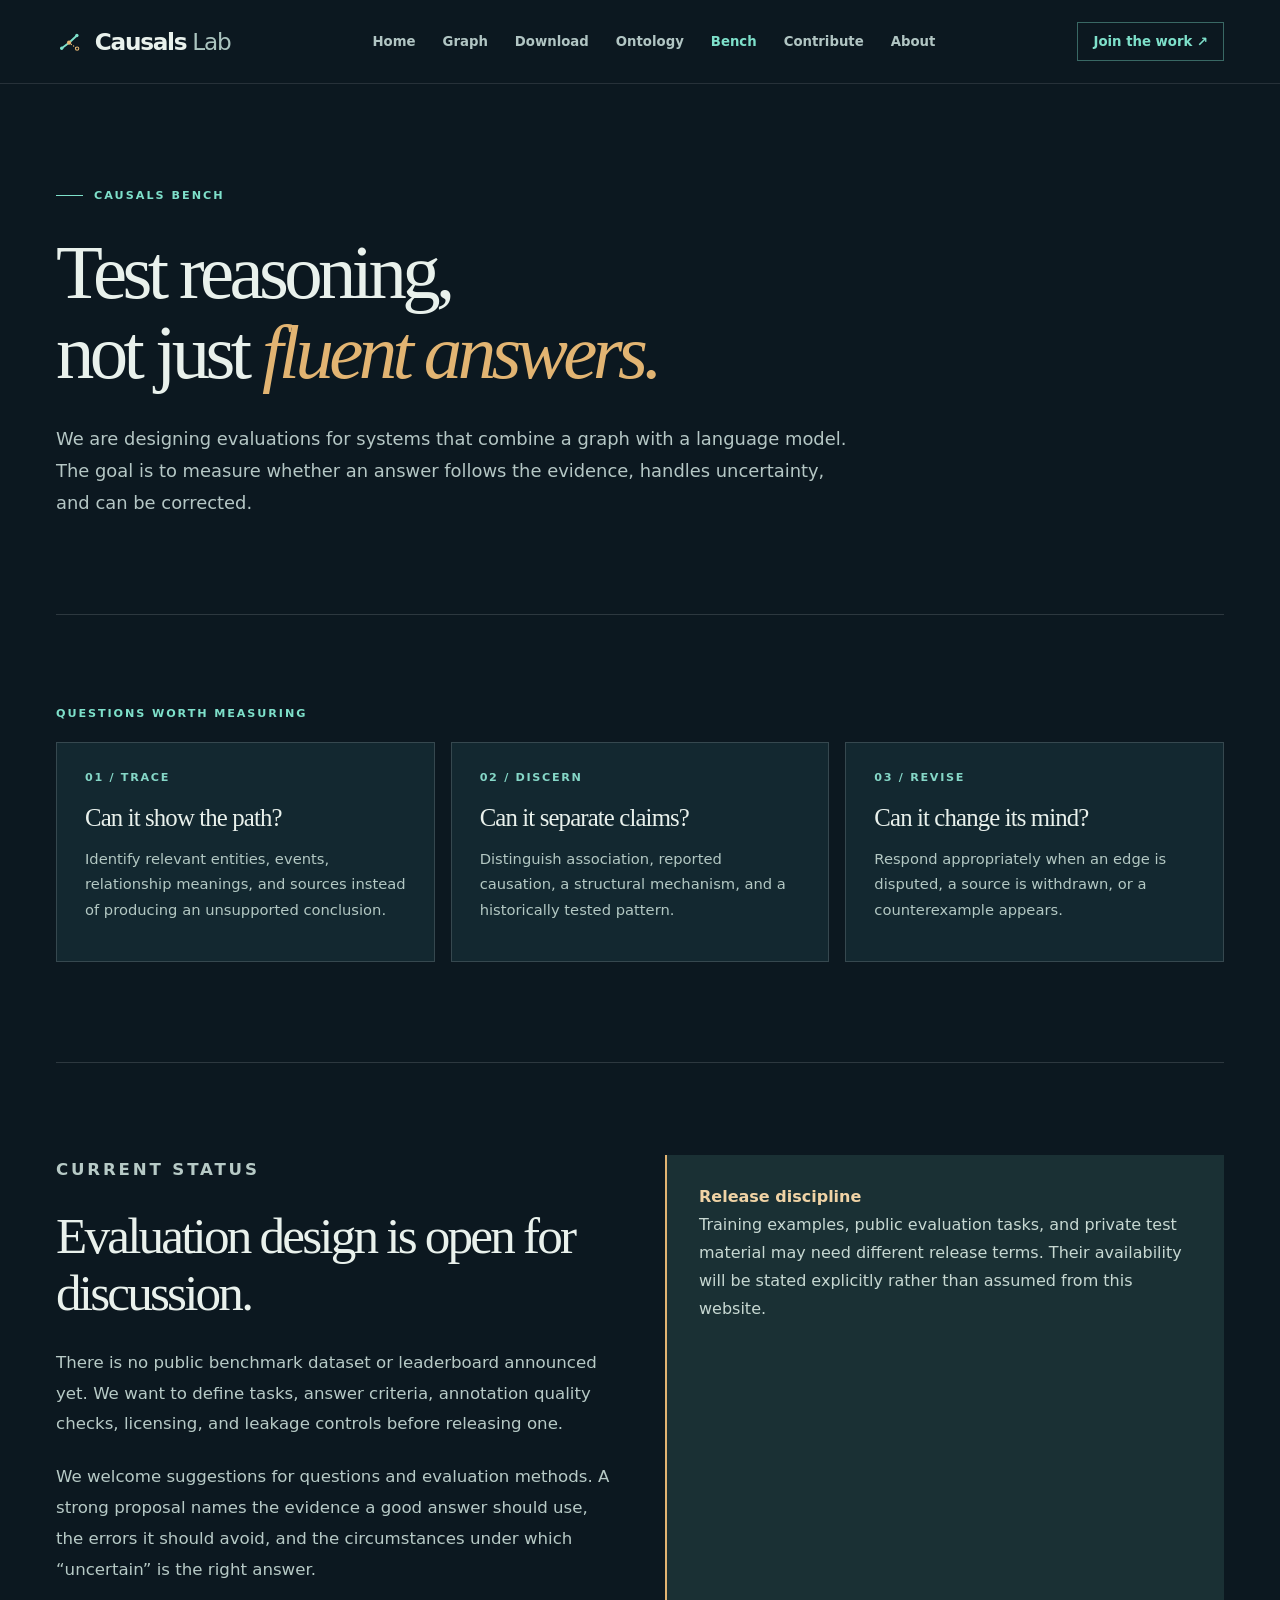
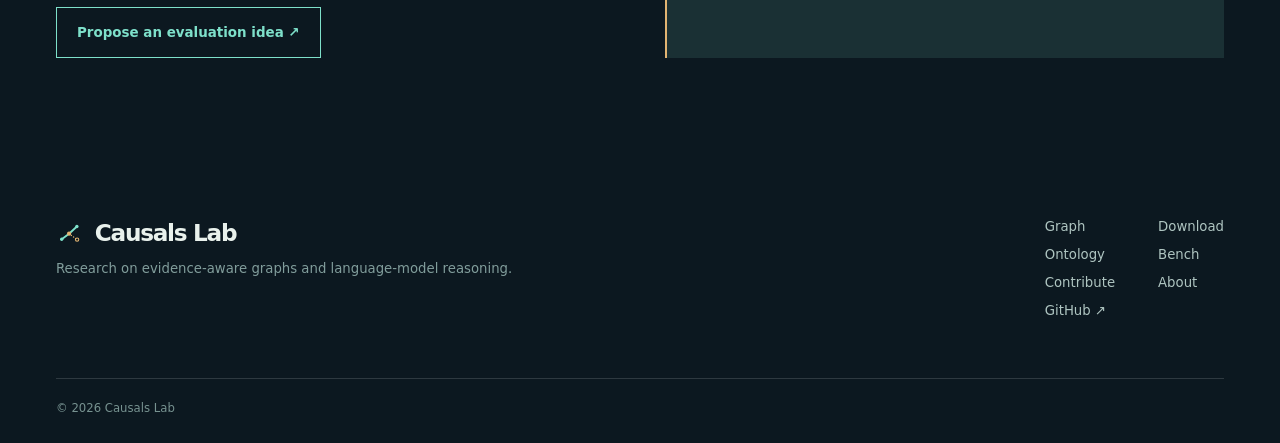
<file: bench.html>
<!doctype html>
<html lang="en">
<head><meta charset="utf-8"><meta name="viewport" content="width=device-width, initial-scale=1"><meta name="theme-color" content="#0c1820"><meta name="description" content="Causals Bench is developing evaluation tasks for graph-and-language-model reasoning, evidence tracing, uncertainty, and correction."><title>Bench — Causals Lab</title><link rel="stylesheet" href="styles.css"><link rel="icon" href="favicon.svg" type="image/svg+xml"></head>
<body>
  <a class="skip-link" href="#main">Skip to content</a>
  <header class="site-header"><a class="wordmark" href="index.html" aria-label="Causals Lab home"><img class="brand-mark" src="brand/mark.svg" alt="" aria-hidden="true"> Causals<span class="wordmark-light"> Lab</span></a><nav aria-label="Main navigation"><a href="index.html">Home</a><a href="graph.html">Graph</a><a href="download/">Download</a><a href="ontology.html">Ontology</a><a class="active" href="bench.html" aria-current="page">Bench</a><a href="/contribute/">Contribute</a><a href="about.html">About</a></nav><a class="header-cta" href="/contribute/">Join the work ↗</a></header>
  <main id="main">
    <section class="page-hero wrap"><p class="eyebrow"><span class="eyebrow-line"></span> Causals Bench</p><h1>Test reasoning,<br>not just <em>fluent answers.</em></h1><p class="lede">We are designing evaluations for systems that combine a graph with a language model. The goal is to measure whether an answer follows the evidence, handles uncertainty, and can be corrected.</p></section>
    <section class="content-section wrap"><p class="section-label">Questions worth measuring</p><div class="three-col"><article class="info-card"><span class="card-kicker">01 / TRACE</span><h3>Can it show the path?</h3><p>Identify relevant entities, events, relationship meanings, and sources instead of producing an unsupported conclusion.</p></article><article class="info-card"><span class="card-kicker">02 / DISCERN</span><h3>Can it separate claims?</h3><p>Distinguish association, reported causation, a structural mechanism, and a historically tested pattern.</p></article><article class="info-card"><span class="card-kicker">03 / REVISE</span><h3>Can it change its mind?</h3><p>Respond appropriately when an edge is disputed, a source is withdrawn, or a counterexample appears.</p></article></div></section>
    <section class="content-section wrap two-col"><div class="prose"><p class="section-label">Current status</p><h2>Evaluation design is open for discussion.</h2><p>There is no public benchmark dataset or leaderboard announced yet. We want to define tasks, answer criteria, annotation quality checks, licensing, and leakage controls before releasing one.</p><p>We welcome suggestions for questions and evaluation methods. A strong proposal names the evidence a good answer should use, the errors it should avoid, and the circumstances under which “uncertain” is the right answer.</p><a class="button button-outline" href="https://github.com/causals-lab/community/issues/new">Propose an evaluation idea ↗</a></div><div class="callout"><strong>Release discipline</strong><br>Training examples, public evaluation tasks, and private test material may need different release terms. Their availability will be stated explicitly rather than assumed from this website.</div></section>
  </main>
  <footer class="site-footer wrap"><div><a class="footer-brand" href="index.html"><img class="brand-mark" src="brand/mark.svg" alt="" aria-hidden="true"> Causals Lab</a><p>Research on evidence-aware graphs and language-model reasoning.</p></div><div class="footer-links"><a href="graph.html">Graph</a><a href="download/">Download</a><a href="ontology.html">Ontology</a><a href="bench.html">Bench</a><a href="/contribute/">Contribute</a><a href="about.html">About</a><a href="https://github.com/causals-lab/community">GitHub ↗</a></div><div class="footer-bottom"><span>© 2026 Causals Lab</span></div></footer>
</body></html>
</file>
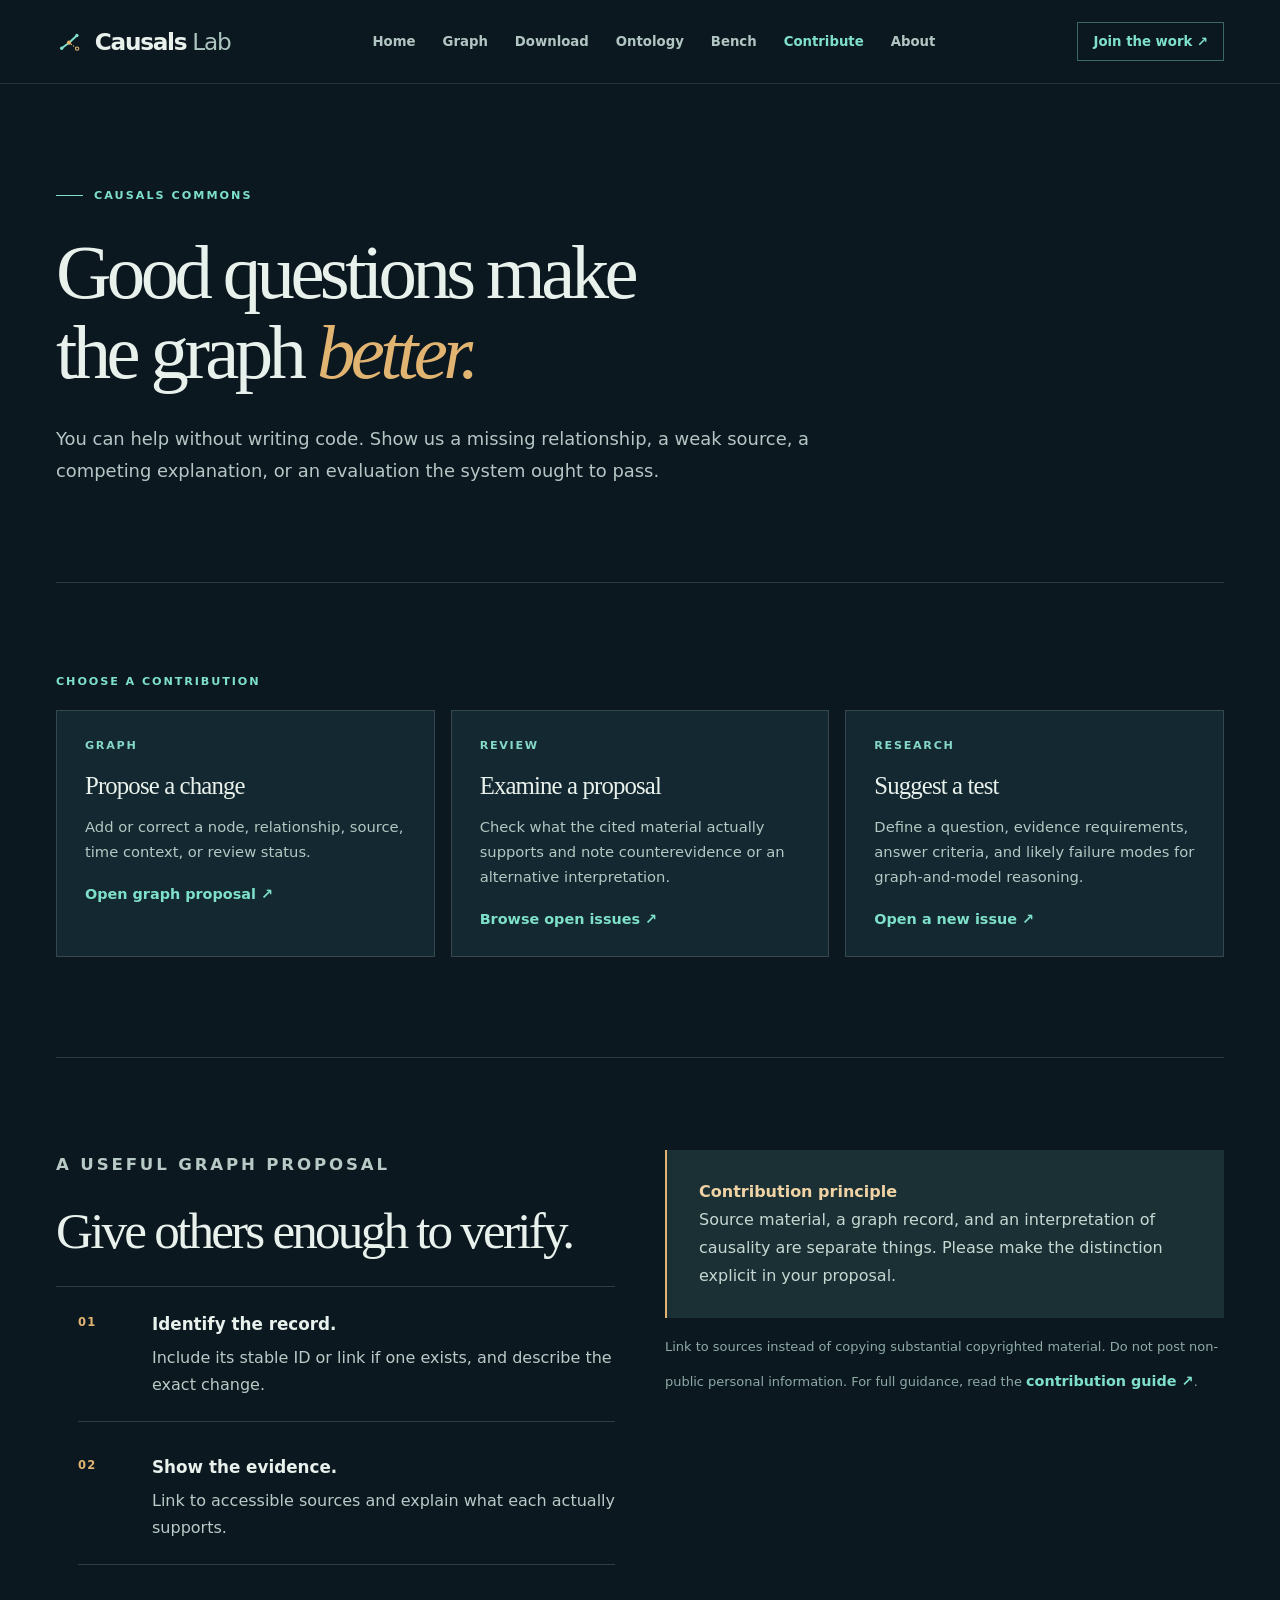
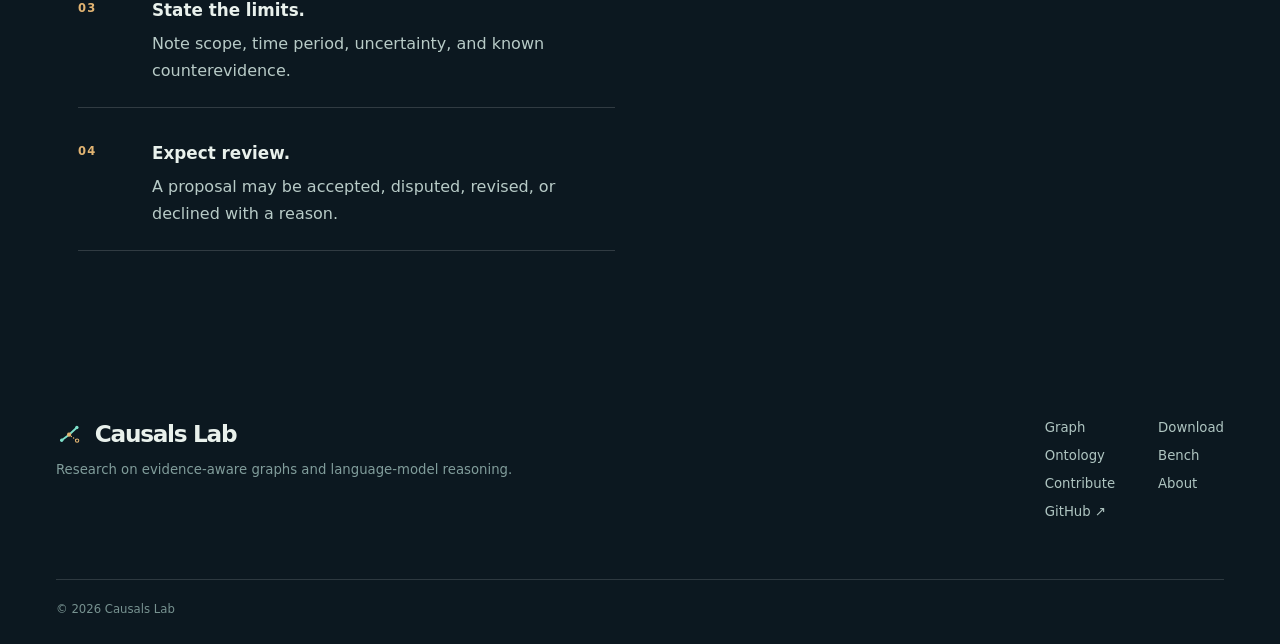
<file: contribute.html>
<!doctype html>
<html lang="en">
<head><meta charset="utf-8"><meta name="viewport" content="width=device-width, initial-scale=1"><meta name="theme-color" content="#0c1820"><meta name="description" content="Contribute to Causals Lab by proposing a graph correction, adding a source, reviewing evidence, or helping design an evaluation."><title>Contribute — Causals Lab</title><link rel="stylesheet" href="styles.css"><link rel="icon" href="favicon.svg" type="image/svg+xml"></head>
<body>
  <a class="skip-link" href="#main">Skip to content</a>
  <header class="site-header"><a class="wordmark" href="index.html" aria-label="Causals Lab home"><img class="brand-mark" src="brand/mark.svg" alt="" aria-hidden="true"> Causals<span class="wordmark-light"> Lab</span></a><nav aria-label="Main navigation"><a href="index.html">Home</a><a href="graph.html">Graph</a><a href="download/">Download</a><a href="ontology.html">Ontology</a><a href="bench.html">Bench</a><a class="active" href="/contribute/" aria-current="page">Contribute</a><a href="about.html">About</a></nav><a class="header-cta" href="/contribute/">Join the work ↗</a></header>
  <main id="main">
    <section class="page-hero wrap"><p class="eyebrow"><span class="eyebrow-line"></span> Causals Commons</p><h1>Good questions make<br>the graph <em>better.</em></h1><p class="lede">You can help without writing code. Show us a missing relationship, a weak source, a competing explanation, or an evaluation the system ought to pass.</p></section>
    <section class="content-section wrap"><p class="section-label">Choose a contribution</p><div class="three-col"><article class="info-card"><span class="card-kicker">GRAPH</span><h3>Propose a change</h3><p>Add or correct a node, relationship, source, time context, or review status.</p><a class="inline-link" href="https://github.com/causals-lab/community/issues/new?template=graph-correction.yml">Open graph proposal ↗</a></article><article class="info-card"><span class="card-kicker">REVIEW</span><h3>Examine a proposal</h3><p>Check what the cited material actually supports and note counterevidence or an alternative interpretation.</p><a class="inline-link" href="https://github.com/causals-lab/community/issues">Browse open issues ↗</a></article><article class="info-card"><span class="card-kicker">RESEARCH</span><h3>Suggest a test</h3><p>Define a question, evidence requirements, answer criteria, and likely failure modes for graph-and-model reasoning.</p><a class="inline-link" href="https://github.com/causals-lab/community/issues/new">Open a new issue ↗</a></article></div></section>
    <section class="content-section wrap two-col"><div class="prose"><p class="section-label">A useful graph proposal</p><h2>Give others enough to verify.</h2><ol class="steps"><li><div><strong>Identify the record.</strong> Include its stable ID or link if one exists, and describe the exact change.</div></li><li><div><strong>Show the evidence.</strong> Link to accessible sources and explain what each actually supports.</div></li><li><div><strong>State the limits.</strong> Note scope, time period, uncertainty, and known counterevidence.</div></li><li><div><strong>Expect review.</strong> A proposal may be accepted, disputed, revised, or declined with a reason.</div></li></ol></div><div><div class="callout"><strong>Contribution principle</strong><br>Source material, a graph record, and an interpretation of causality are separate things. Please make the distinction explicit in your proposal.</div><p class="caption">Link to sources instead of copying substantial copyrighted material. Do not post non-public personal information. For full guidance, read the <a class="inline-link" href="https://github.com/causals-lab/community/blob/main/CONTRIBUTING.md">contribution guide ↗</a>.</p></div></section>
  </main>
  <footer class="site-footer wrap"><div><a class="footer-brand" href="index.html"><img class="brand-mark" src="brand/mark.svg" alt="" aria-hidden="true"> Causals Lab</a><p>Research on evidence-aware graphs and language-model reasoning.</p></div><div class="footer-links"><a href="graph.html">Graph</a><a href="download/">Download</a><a href="ontology.html">Ontology</a><a href="bench.html">Bench</a><a href="/contribute/">Contribute</a><a href="about.html">About</a><a href="https://github.com/causals-lab/community">GitHub ↗</a></div><div class="footer-bottom"><span>© 2026 Causals Lab</span></div></footer>
</body></html>
</file>
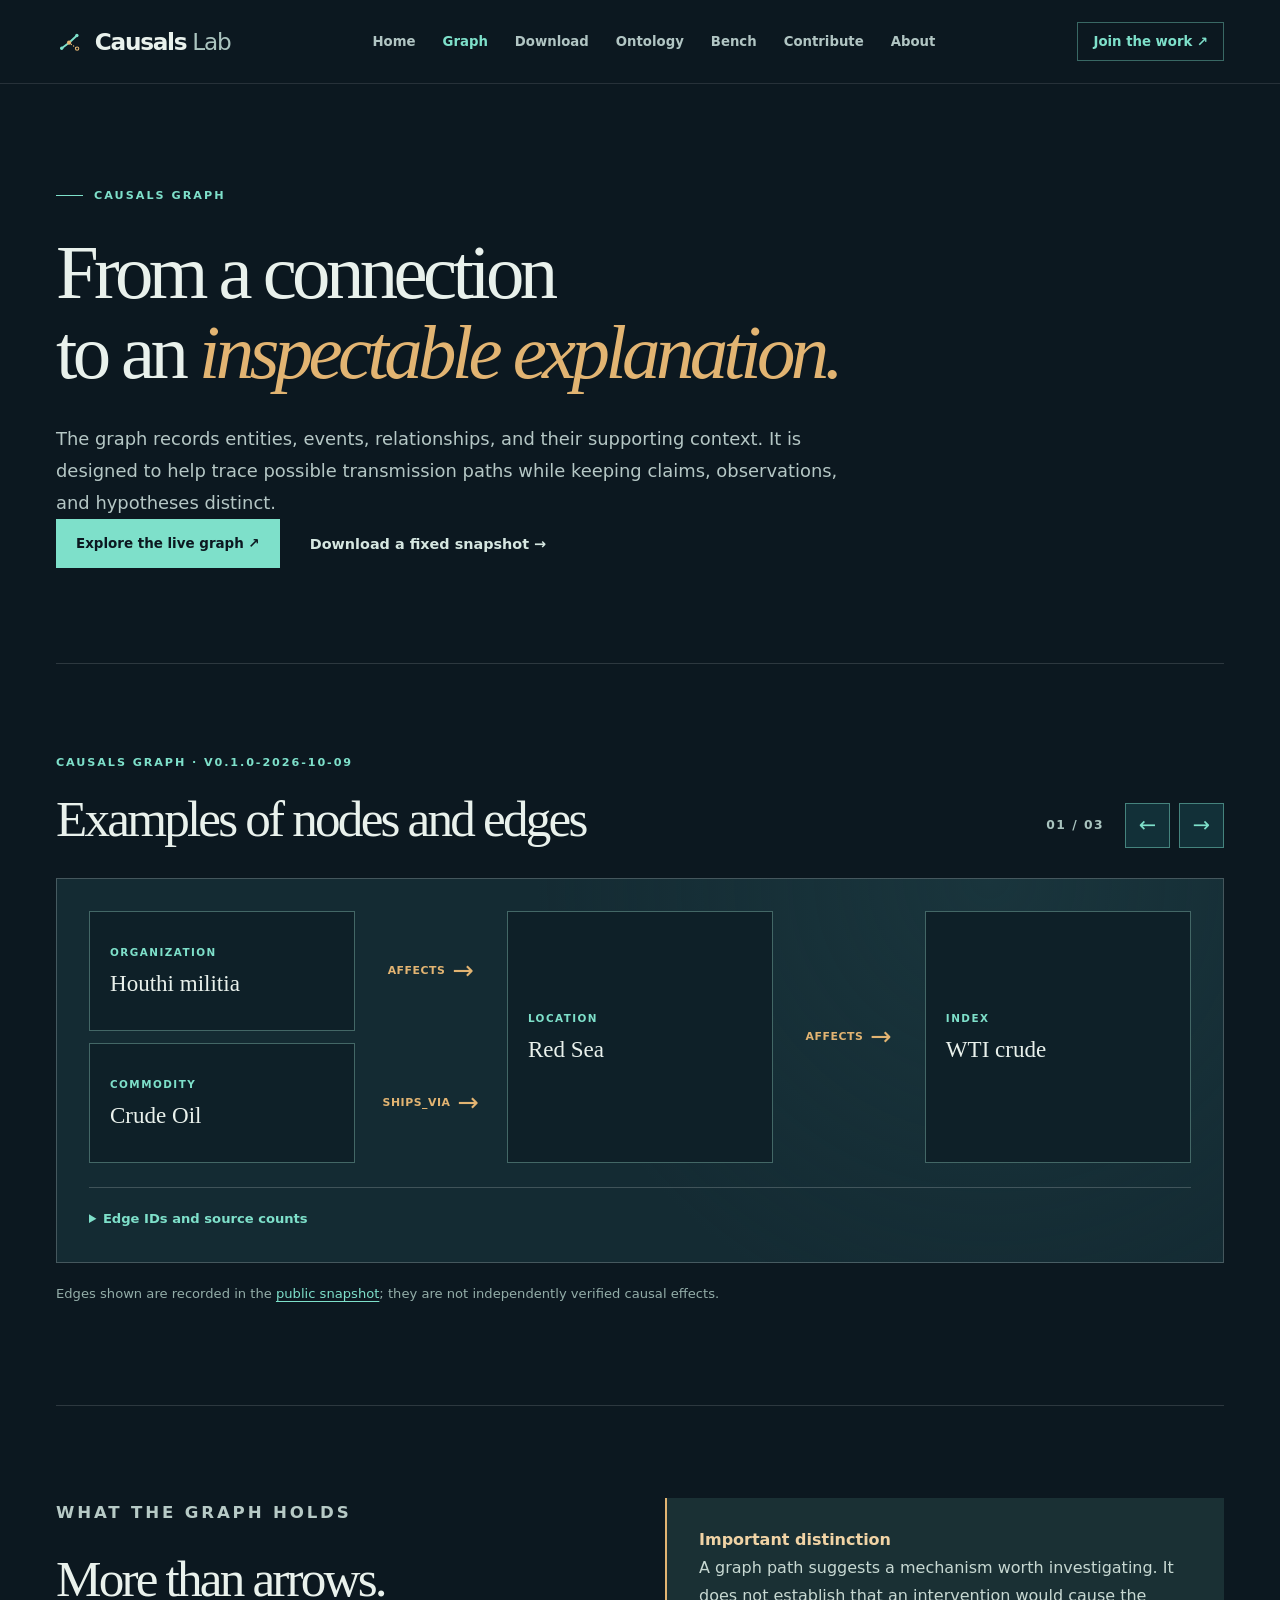
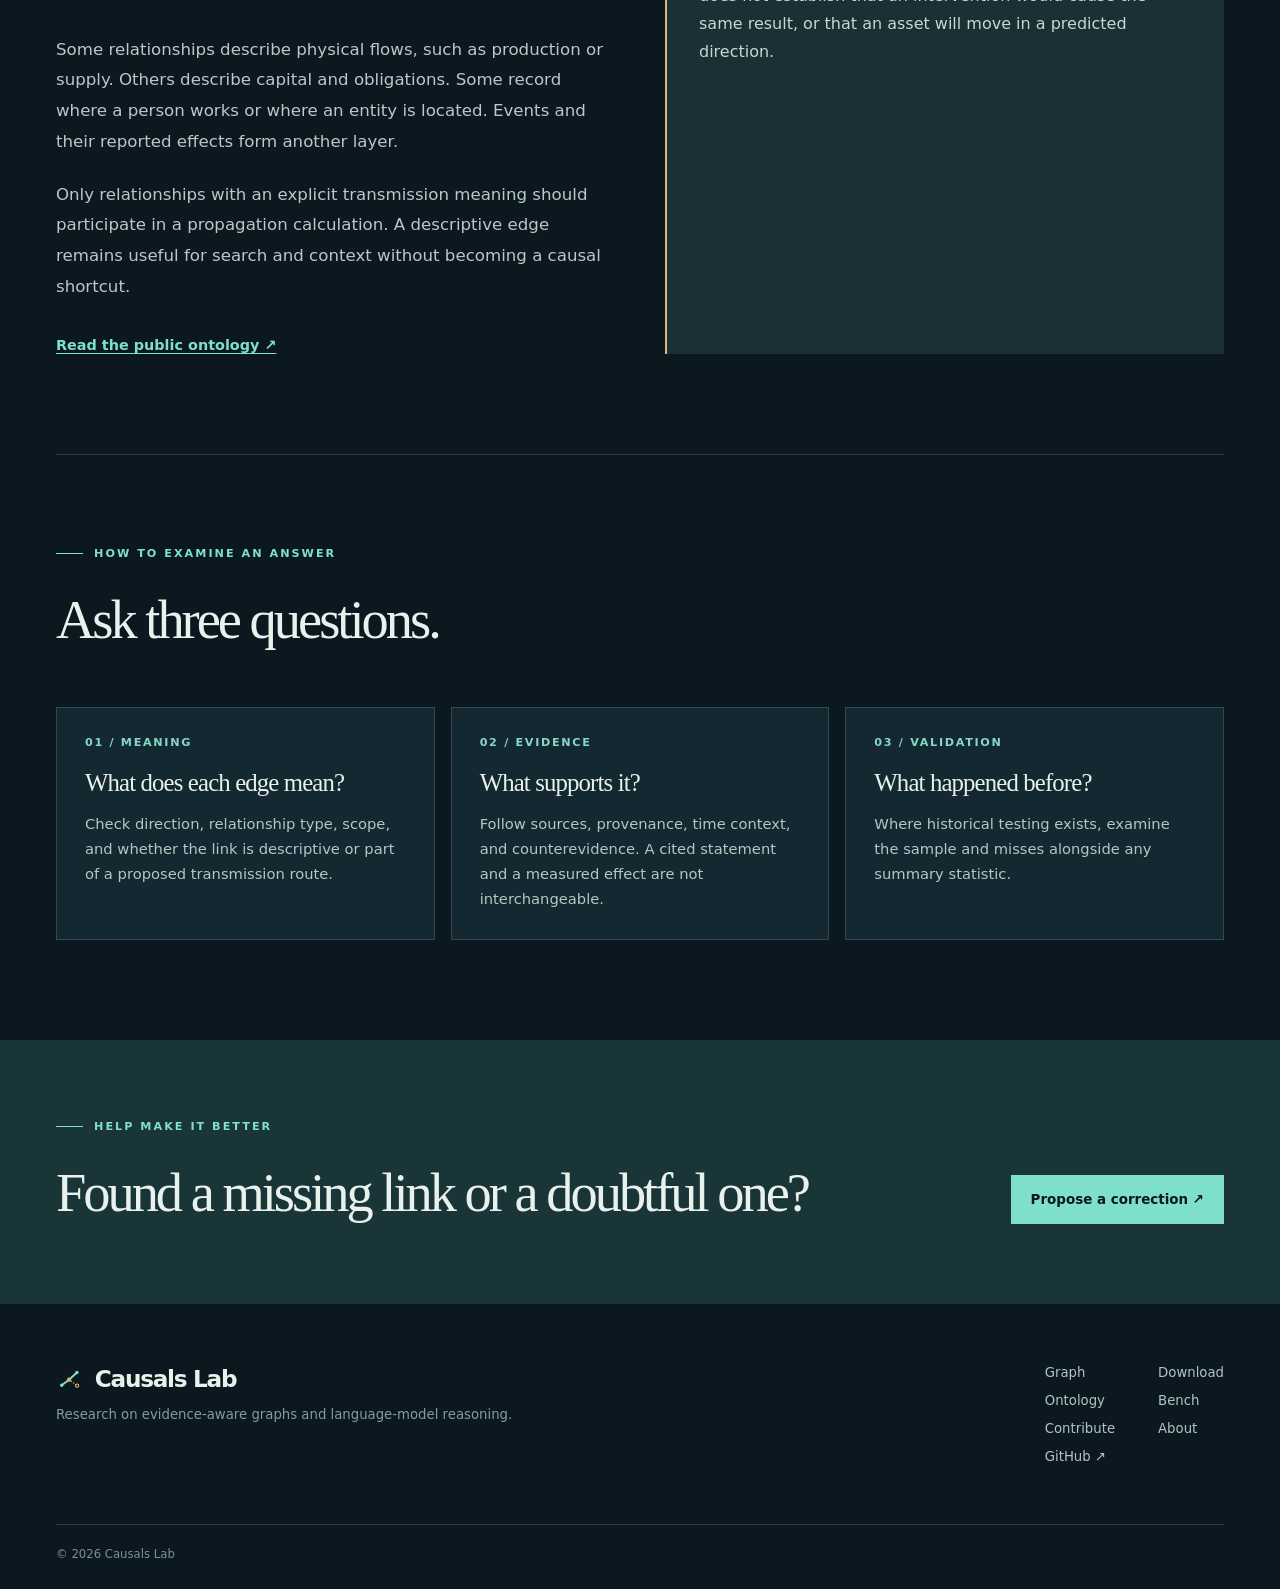
<file: graph.html>
<!doctype html>
<html lang="en">
<head><meta charset="utf-8"><meta name="viewport" content="width=device-width, initial-scale=1"><meta name="theme-color" content="#0c1820"><meta name="description" content="How Causals Graph connects events, structural relationships, evidence, and possible outcomes without treating every connection as causation."><title>Graph — Causals Lab</title><link rel="stylesheet" href="styles.css"><link rel="icon" href="favicon.svg" type="image/svg+xml"></head>
<body>
  <a class="skip-link" href="#main">Skip to content</a>
  <header class="site-header"><a class="wordmark" href="index.html" aria-label="Causals Lab home"><img class="brand-mark" src="brand/mark.svg" alt="" aria-hidden="true"> Causals<span class="wordmark-light"> Lab</span></a><nav aria-label="Main navigation"><a href="index.html">Home</a><a class="active" href="graph.html" aria-current="page">Graph</a><a href="download/">Download</a><a href="ontology.html">Ontology</a><a href="bench.html">Bench</a><a href="/contribute/">Contribute</a><a href="about.html">About</a></nav><a class="header-cta" href="/contribute/">Join the work ↗</a></header>
  <main id="main">
    <section class="page-hero wrap"><p class="eyebrow"><span class="eyebrow-line"></span> Causals Graph</p><h1>From a connection<br>to an <em>inspectable explanation.</em></h1><p class="lede">The graph records entities, events, relationships, and their supporting context. It is designed to help trace possible transmission paths while keeping claims, observations, and hypotheses distinct.</p><div class="actions"><a class="button button-primary" href="explore/">Explore the live graph ↗</a><a class="text-link" href="download/">Download a fixed snapshot →</a></div></section>
    <section class="content-section wrap graph-examples" id="graph-examples">
      <div class="graph-examples-heading"><div><p class="section-label">Causals Graph · v0.1.0-2026-10-09</p><h2>Examples of nodes and edges</h2></div><div class="graph-example-controls"><span class="graph-example-count" aria-live="polite">01 / 03</span><button type="button" class="graph-example-prev" aria-label="Previous graph example">←</button><button type="button" class="graph-example-next" aria-label="Next graph example">→</button></div></div>
      <div class="graph-example-carousel" role="region" aria-roledescription="carousel" aria-label="Three recorded subgraphs from the public snapshot">
        <article class="graph-example-slide" aria-label="Example 1 of 3: Red Sea links">
          <div class="actual-network" role="img" aria-label="Houthi militia AFFECTS Red Sea; Crude Oil SHIPS_VIA Red Sea; Red Sea AFFECTS WTI crude">
            <div class="actual-node-stack"><div class="actual-node"><small>ORGANIZATION</small><strong>Houthi militia</strong></div><div class="actual-node"><small>COMMODITY</small><strong>Crude Oil</strong></div></div>
            <div class="actual-relation-stack"><span class="actual-relation">AFFECTS <b aria-hidden="true">→</b></span><span class="actual-relation">SHIPS_VIA <b aria-hidden="true">→</b></span></div>
            <div class="actual-node"><small>LOCATION</small><strong>Red Sea</strong></div>
            <span class="actual-relation">AFFECTS <b aria-hidden="true">→</b></span>
            <div class="actual-node"><small>INDEX</small><strong>WTI crude</strong></div>
          </div>
          <details class="graph-example-records"><summary>Edge IDs and source counts</summary><ul><li>Houthi militia <code>AFFECTS</code> Red Sea — <code>fffb338f-57ae-4566-acc9-e4edffdf79e8</code>; 4 source-news IDs.</li><li>Crude Oil <code>SHIPS_VIA</code> Red Sea — <code>68c24879-a541-43db-8b05-763e2af812ea</code>; 11 source-news IDs.</li><li>Red Sea <code>AFFECTS</code> WTI crude — <code>d3b69d5d-f179-455c-b2f0-20a3063b1d40</code>; 2 source-news IDs.</li></ul></details>
        </article>
        <article class="graph-example-slide" aria-label="Example 2 of 3: Federal Reserve and markets" hidden>
          <div class="actual-network actual-network-fan" role="img" aria-label="Federal Reserve AFFECTS Dow Jones Industrial Average, Indian rupee, and Silver">
            <div class="actual-node"><small>ORGANIZATION</small><strong>Federal Reserve</strong></div>
            <div class="actual-relation-stack actual-relation-stack-three"><span class="actual-relation">AFFECTS <b aria-hidden="true">→</b></span><span class="actual-relation">AFFECTS <b aria-hidden="true">→</b></span><span class="actual-relation">AFFECTS <b aria-hidden="true">→</b></span></div>
            <div class="actual-node-stack actual-node-stack-three"><div class="actual-node"><small>INDEX</small><strong>Dow Jones Industrial Average</strong></div><div class="actual-node"><small>CURRENCY</small><strong>Indian rupee</strong></div><div class="actual-node"><small>COMMODITY</small><strong>Silver</strong></div></div>
          </div>
          <details class="graph-example-records"><summary>Edge IDs and source counts</summary><ul><li>Federal Reserve <code>AFFECTS</code> Dow Jones Industrial Average — <code>93d65c52-069b-4cb6-9117-1a6901948f5a</code>; 5 source-news IDs.</li><li>Federal Reserve <code>AFFECTS</code> Indian rupee — <code>9dae5ed8-668e-4336-a474-f8bfa2c0888e</code>; 3 source-news IDs.</li><li>Federal Reserve <code>AFFECTS</code> Silver — <code>7c4b0a35-d9db-4f1b-8c25-8bfa52837b0e</code>; 2 source-news IDs.</li></ul></details>
        </article>
        <article class="graph-example-slide" aria-label="Example 3 of 3: Black Sea wheat links" hidden>
          <div class="actual-network" role="img" aria-label="Russia and Ukraine each PRODUCES Wheat; Wheat SHIPS_VIA Black Sea">
            <div class="actual-node-stack"><div class="actual-node"><small>LOCATION</small><strong>Russia</strong></div><div class="actual-node"><small>LOCATION</small><strong>Ukraine</strong></div></div>
            <div class="actual-relation-stack"><span class="actual-relation">PRODUCES <b aria-hidden="true">→</b></span><span class="actual-relation">PRODUCES <b aria-hidden="true">→</b></span></div>
            <div class="actual-node"><small>COMMODITY</small><strong>Wheat</strong></div>
            <span class="actual-relation">SHIPS_VIA <b aria-hidden="true">→</b></span>
            <div class="actual-node"><small>LOCATION</small><strong>Black Sea</strong></div>
          </div>
          <details class="graph-example-records"><summary>Edge IDs and source counts</summary><ul><li>Russia <code>PRODUCES</code> Wheat — <code>6045b66b-d86f-4227-a4d8-0a716afb6492</code>; 14 source-news IDs.</li><li>Ukraine <code>PRODUCES</code> Wheat — <code>95717613-d400-4871-ae2f-4f940f1b4172</code>; 13 source-news IDs.</li><li>Wheat <code>SHIPS_VIA</code> Black Sea — <code>998c7b77-51da-44eb-b7c2-d787fcf60e0b</code>; 2 source-news IDs.</li></ul></details>
        </article>
      </div>
      <p class="graph-example-note">Edges shown are recorded in the <a href="https://huggingface.co/datasets/causals-lab/causals-graph">public snapshot</a>; they are not independently verified causal effects.</p>
    </section>
    <section class="content-section wrap two-col"><div class="prose"><p class="section-label">What the graph holds</p><h2>More than arrows.</h2><p>Some relationships describe physical flows, such as production or supply. Others describe capital and obligations. Some record where a person works or where an entity is located. Events and their reported effects form another layer.</p><p>Only relationships with an explicit transmission meaning should participate in a propagation calculation. A descriptive edge remains useful for search and context without becoming a causal shortcut.</p><a class="inline-link" href="ontology.html">Read the public ontology ↗</a></div><div class="callout"><strong>Important distinction</strong><br>A graph path suggests a mechanism worth investigating. It does not establish that an intervention would cause the same result, or that an asset will move in a predicted direction.</div></section>
    <section class="content-section wrap"><div class="section-heading"><div><p class="eyebrow"><span class="eyebrow-line"></span> How to examine an answer</p><h2>Ask three questions.</h2></div></div><div class="three-col"><article class="info-card"><span class="card-kicker">01 / MEANING</span><h3>What does each edge mean?</h3><p>Check direction, relationship type, scope, and whether the link is descriptive or part of a proposed transmission route.</p></article><article class="info-card"><span class="card-kicker">02 / EVIDENCE</span><h3>What supports it?</h3><p>Follow sources, provenance, time context, and counterevidence. A cited statement and a measured effect are not interchangeable.</p></article><article class="info-card"><span class="card-kicker">03 / VALIDATION</span><h3>What happened before?</h3><p>Where historical testing exists, examine the sample and misses alongside any summary statistic.</p></article></div></section>
    <section class="page-cta"><div class="wrap"><div><p class="eyebrow"><span class="eyebrow-line"></span> Help make it better</p><h2>Found a missing link or a doubtful one?</h2></div><a class="button button-primary" href="/contribute/">Propose a correction ↗</a></div></section>
  </main>
  <footer class="site-footer wrap"><div><a class="footer-brand" href="index.html"><img class="brand-mark" src="brand/mark.svg" alt="" aria-hidden="true"> Causals Lab</a><p>Research on evidence-aware graphs and language-model reasoning.</p></div><div class="footer-links"><a href="graph.html">Graph</a><a href="download/">Download</a><a href="ontology.html">Ontology</a><a href="bench.html">Bench</a><a href="/contribute/">Contribute</a><a href="about.html">About</a><a href="https://github.com/causals-lab/community">GitHub ↗</a></div><div class="footer-bottom"><span>© 2026 Causals Lab</span></div></footer>
  <script src="graph-showcase.js" defer></script>
</body></html>
</file>
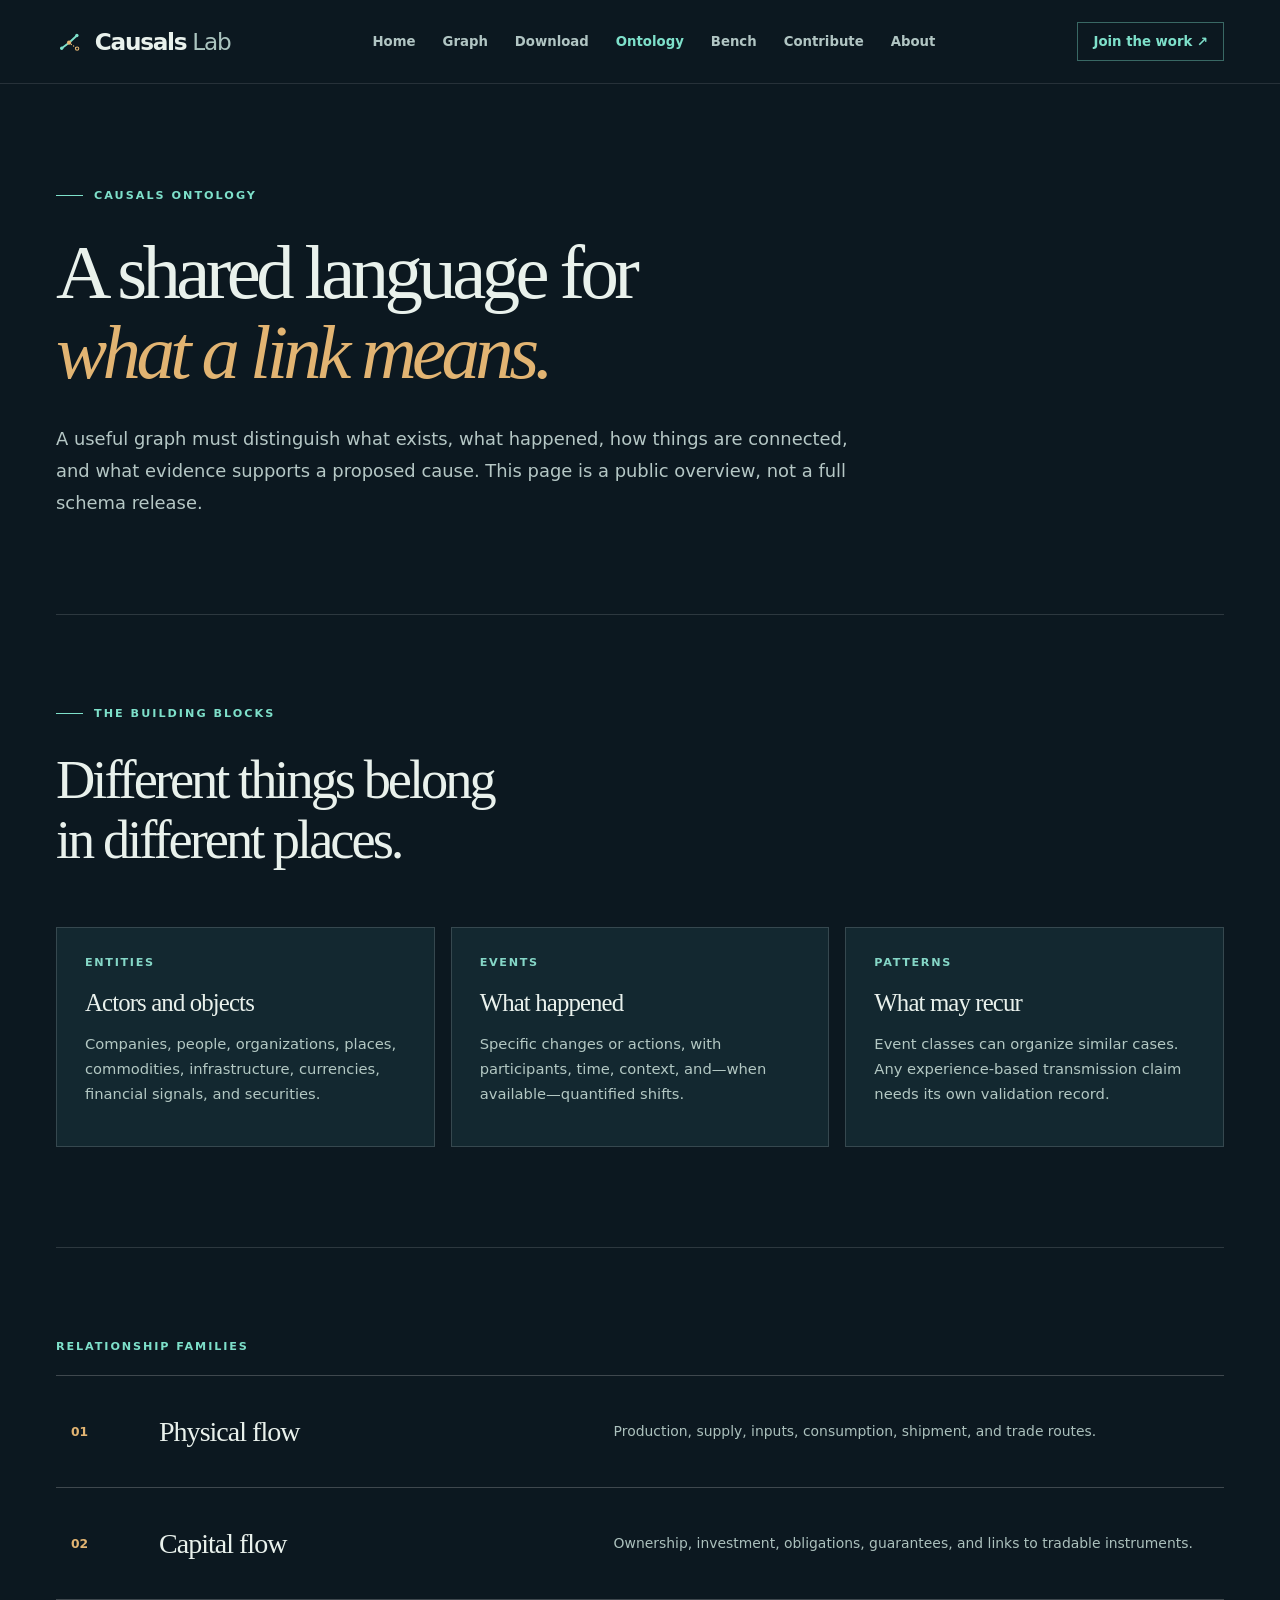
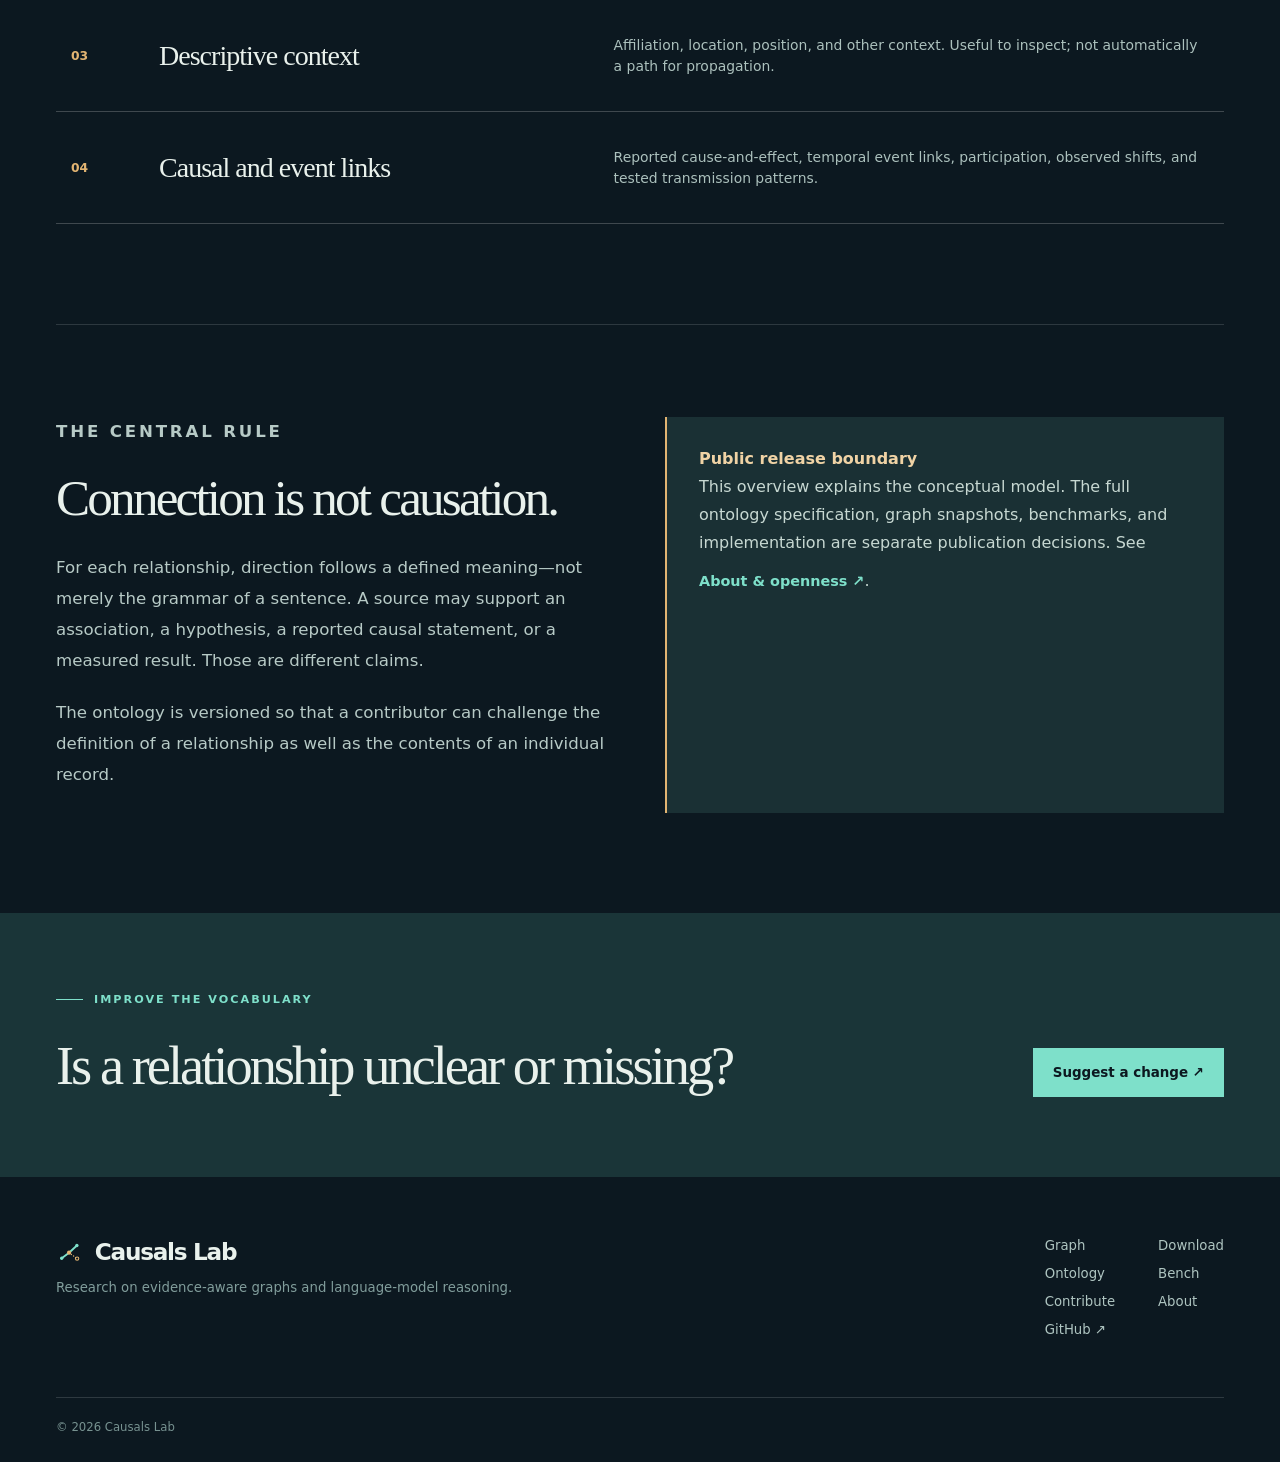
<file: ontology.html>
<!doctype html>
<html lang="en">
<head><meta charset="utf-8"><meta name="viewport" content="width=device-width, initial-scale=1"><meta name="theme-color" content="#0c1820"><meta name="description" content="A public introduction to Causals Ontology: node roles, relationship families, evidence, and the difference between structural connections and causal claims."><title>Ontology — Causals Lab</title><link rel="stylesheet" href="styles.css"><link rel="icon" href="favicon.svg" type="image/svg+xml"></head>
<body>
  <a class="skip-link" href="#main">Skip to content</a>
  <header class="site-header"><a class="wordmark" href="index.html" aria-label="Causals Lab home"><img class="brand-mark" src="brand/mark.svg" alt="" aria-hidden="true"> Causals<span class="wordmark-light"> Lab</span></a><nav aria-label="Main navigation"><a href="index.html">Home</a><a href="graph.html">Graph</a><a href="download/">Download</a><a class="active" href="ontology.html" aria-current="page">Ontology</a><a href="bench.html">Bench</a><a href="/contribute/">Contribute</a><a href="about.html">About</a></nav><a class="header-cta" href="/contribute/">Join the work ↗</a></header>
  <main id="main">
    <section class="page-hero wrap"><p class="eyebrow"><span class="eyebrow-line"></span> Causals Ontology</p><h1>A shared language for<br><em>what a link means.</em></h1><p class="lede">A useful graph must distinguish what exists, what happened, how things are connected, and what evidence supports a proposed cause. This page is a public overview, not a full schema release.</p></section>
    <section class="content-section wrap"><div class="section-heading"><div><p class="eyebrow"><span class="eyebrow-line"></span> The building blocks</p><h2>Different things belong<br>in different places.</h2></div></div><div class="three-col"><article class="info-card"><span class="card-kicker">ENTITIES</span><h3>Actors and objects</h3><p>Companies, people, organizations, places, commodities, infrastructure, currencies, financial signals, and securities.</p></article><article class="info-card"><span class="card-kicker">EVENTS</span><h3>What happened</h3><p>Specific changes or actions, with participants, time, context, and—when available—quantified shifts.</p></article><article class="info-card"><span class="card-kicker">PATTERNS</span><h3>What may recur</h3><p>Event classes can organize similar cases. Any experience-based transmission claim needs its own validation record.</p></article></div></section>
    <section class="content-section wrap"><p class="section-label">Relationship families</p><div class="work-list"><div class="ontology-row"><span class="work-number">01</span><strong>Physical flow</strong><span>Production, supply, inputs, consumption, shipment, and trade routes.</span></div><div class="ontology-row"><span class="work-number">02</span><strong>Capital flow</strong><span>Ownership, investment, obligations, guarantees, and links to tradable instruments.</span></div><div class="ontology-row"><span class="work-number">03</span><strong>Descriptive context</strong><span>Affiliation, location, position, and other context. Useful to inspect; not automatically a path for propagation.</span></div><div class="ontology-row"><span class="work-number">04</span><strong>Causal and event links</strong><span>Reported cause-and-effect, temporal event links, participation, observed shifts, and tested transmission patterns.</span></div></div></section>
    <section class="content-section wrap two-col"><div class="prose"><p class="section-label">The central rule</p><h2>Connection is not causation.</h2><p>For each relationship, direction follows a defined meaning—not merely the grammar of a sentence. A source may support an association, a hypothesis, a reported causal statement, or a measured result. Those are different claims.</p><p>The ontology is versioned so that a contributor can challenge the definition of a relationship as well as the contents of an individual record.</p></div><div class="callout"><strong>Public release boundary</strong><br>This overview explains the conceptual model. The full ontology specification, graph snapshots, benchmarks, and implementation are separate publication decisions. See <a class="inline-link" href="about.html">About & openness ↗</a>.</div></section>
    <section class="page-cta"><div class="wrap"><div><p class="eyebrow"><span class="eyebrow-line"></span> Improve the vocabulary</p><h2>Is a relationship unclear or missing?</h2></div><a class="button button-primary" href="/contribute/">Suggest a change ↗</a></div></section>
  </main>
  <footer class="site-footer wrap"><div><a class="footer-brand" href="index.html"><img class="brand-mark" src="brand/mark.svg" alt="" aria-hidden="true"> Causals Lab</a><p>Research on evidence-aware graphs and language-model reasoning.</p></div><div class="footer-links"><a href="graph.html">Graph</a><a href="download/">Download</a><a href="ontology.html">Ontology</a><a href="bench.html">Bench</a><a href="/contribute/">Contribute</a><a href="about.html">About</a><a href="https://github.com/causals-lab/community">GitHub ↗</a></div><div class="footer-bottom"><span>© 2026 Causals Lab</span></div></footer>
</body></html>
</file>
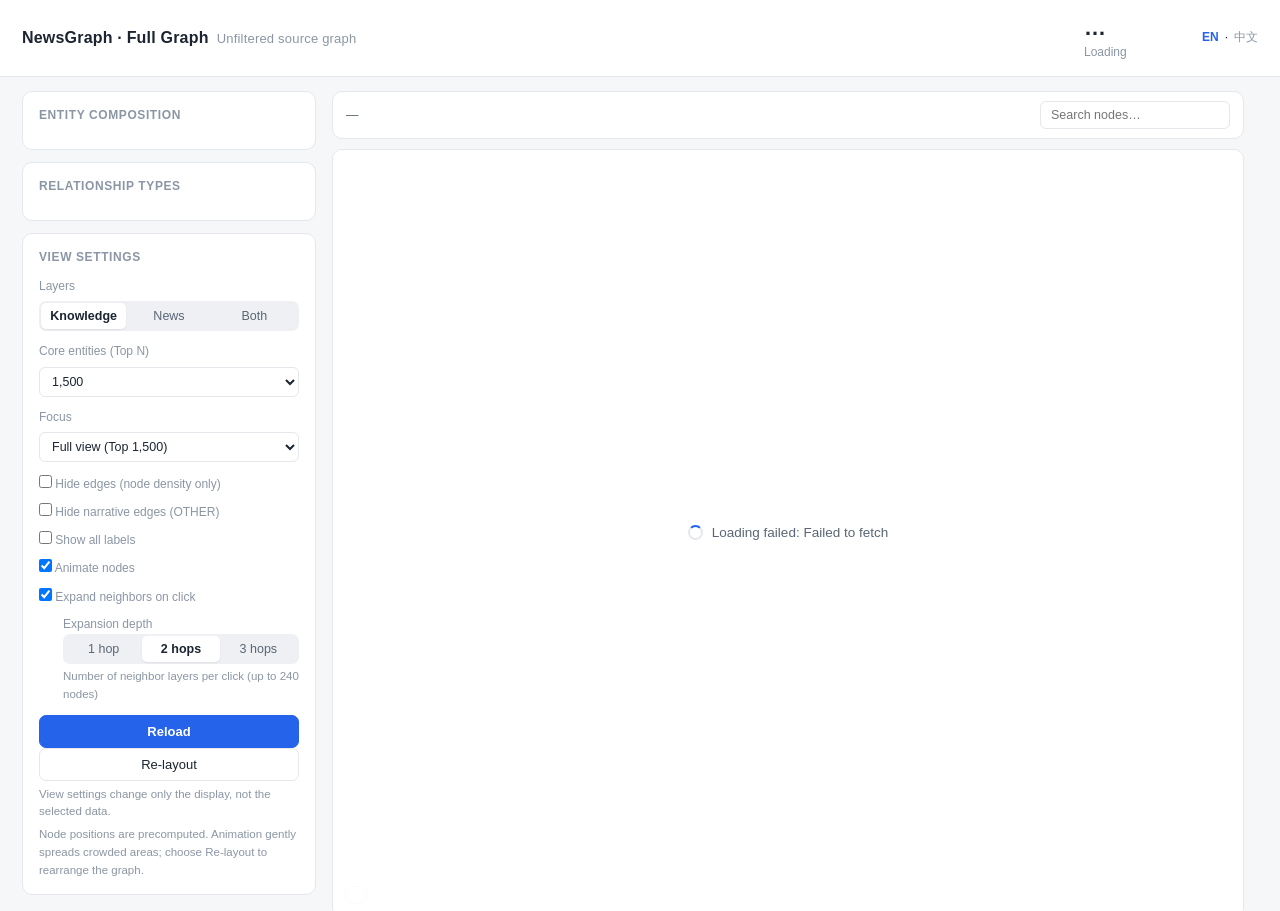
<file: explore/viewer.html>
<!DOCTYPE html>
<html lang="zh-CN">
<head>
<meta charset="utf-8">
<meta name="viewport" content="width=device-width, initial-scale=1">
<title>Causals Explore</title>
<style>
:root{
  --bg:#f6f7f9; --card:#ffffff; --line:#e4e7ec; --line-soft:#eef0f3;
  --ink:#1b2430; --ink-2:#5a6675; --ink-3:#8b96a5;
  --accent:#2563eb; --accent-soft:#eff4ff;
  --danger:#d9534f;
  --r:10px;
}
*{box-sizing:border-box}
html,body{height:100%}
body{
  margin:0; background:var(--bg); color:var(--ink);
  font:14px/1.6 -apple-system,BlinkMacSystemFont,"Segoe UI","PingFang SC","Hiragino Sans GB","Microsoft YaHei",sans-serif;
  -webkit-font-smoothing:antialiased;
}
a{color:var(--accent);text-decoration:none}
a:hover{text-decoration:underline}

/* ---------- 顶栏 ---------- */
header{
  background:var(--card); border-bottom:1px solid var(--line);
  padding:14px 22px; display:flex; align-items:center; gap:22px; flex-wrap:wrap;
}
.brand{font-size:16px; font-weight:650; letter-spacing:.2px; white-space:nowrap}
.brand span:not(.brand-main){color:var(--ink-3); font-weight:400; font-size:13px; margin-left:8px}
.kpis{display:flex; gap:26px; margin-left:auto; flex-wrap:wrap}
.kpi{min-width:96px}
.kpi b{display:block; font-size:22px; font-weight:650; line-height:1.25; font-variant-numeric:tabular-nums}
.kpi i{display:block; font-style:normal; font-size:12px; color:var(--ink-3); margin-top:1px}
.kpi.small b{font-size:17px; color:var(--ink-2)}
.locale{display:flex;align-items:center;gap:6px;font-size:12px;white-space:nowrap}
.locale a{color:var(--ink-3)}
.locale a.active{color:var(--accent);font-weight:700}

/* ---------- 主体三栏 ---------- */
main{
  display:grid; grid-template-columns:296px minmax(0,1fr) 0px;
  gap:14px; padding:14px 22px 18px;
  height:calc(100vh - 66px); transition:grid-template-columns .2s ease;
  overflow:hidden;       /* grid item 默认 min-height:auto, vis 的 canvas 容易把 stage 撑出 main, 截掉溢出 */
}
main.drawer-open{grid-template-columns:296px minmax(0,1fr) 340px}

.card{
  background:var(--card); border:1px solid var(--line);
  border-radius:var(--r); padding:14px 16px; margin-bottom:12px;
}
.card h3{
  margin:0 0 10px; font-size:12px; font-weight:650;
  color:var(--ink-3); letter-spacing:.6px; text-transform:uppercase;
}

/* ---------- 左栏 ---------- */
aside#left{overflow-y:auto; padding-right:2px}
aside#left::-webkit-scrollbar{width:8px}
aside#left::-webkit-scrollbar-thumb{background:#d7dbe0; border-radius:4px}

/* 分布条 */
.dist{margin-bottom:3px}
.dist-row{display:flex; align-items:center; gap:8px; padding:3px 0; cursor:pointer; border-radius:5px}
.dist-row:hover{background:#f4f6f8}
.dist-row.off{opacity:.32}
.dist-dot{width:9px; height:9px; border-radius:50%; flex:none}
.dist-name{flex:none; width:82px; font-size:12.5px; overflow:hidden; text-overflow:ellipsis; white-space:nowrap}
.dist-bar{flex:1; height:7px; background:var(--line-soft); border-radius:4px; overflow:hidden}
.dist-bar i{display:block; height:100%; border-radius:4px}
.dist-num{flex:none; width:62px; text-align:right; font-size:12px; color:var(--ink-2); font-variant-numeric:tabular-nums}
.dist-pct{flex:none; width:38px; text-align:right; font-size:11px; color:var(--ink-3); font-variant-numeric:tabular-nums}

/* 关系名 */
.rel-row{display:flex; justify-content:space-between; padding:3px 0; font-size:12.5px; gap:10px}
.rel-row span{color:var(--ink-2); overflow:hidden; text-overflow:ellipsis; white-space:nowrap}
.rel-row b{font-weight:500; color:var(--ink); font-variant-numeric:tabular-nums}

/* 控件 */
.ctrl{margin-bottom:11px}
.ctrl label{display:block; font-size:12px; color:var(--ink-3); margin-bottom:5px}
.seg{display:flex; background:var(--line-soft); border-radius:7px; padding:2px}
.seg button{
  flex:1; border:0; background:transparent; padding:6px 4px; border-radius:5px;
  font-size:12.5px; color:var(--ink-2); cursor:pointer; font-family:inherit;
}
.seg button.on{background:var(--card); color:var(--ink); font-weight:600; box-shadow:0 1px 2px rgba(0,0,0,.07)}
select{
  width:100%; padding:6px 8px; border:1px solid var(--line); border-radius:6px;
  background:var(--card); color:var(--ink); font-size:12.5px; font-family:inherit;
}
.btn{
  width:100%; padding:8px; border:1px solid var(--line); border-radius:7px;
  background:var(--card); color:var(--ink); font-size:13px; cursor:pointer; font-family:inherit;
}
.btn:hover{background:#f4f6f8}
.btn.primary{background:var(--accent); border-color:var(--accent); color:#fff; font-weight:600}
.btn.primary:hover{background:#1d4fd8}
.btn.primary:disabled{background:#9db8ee; border-color:#9db8ee; cursor:default}
.chk{display:flex; align-items:center; gap:7px; font-size:12.5px; color:var(--ink-2); padding:2px 0; cursor:pointer}
.chk input{margin:0}
.hint{font-size:11.5px; color:var(--ink-3); line-height:1.55; margin-top:5px}

/* ---------- 中间图区 ---------- */
section#stage{display:flex; flex-direction:column; gap:10px; min-width:0}
.toolbar{
  background:var(--card); border:1px solid var(--line); border-radius:var(--r);
  padding:9px 13px; display:flex; align-items:center; gap:14px; flex-wrap:wrap;
  position:relative;    /* 给全图搜索下拉一个定位锚 */
}
.coverage{font-size:12.5px; color:var(--ink-2)}
.coverage b{color:var(--ink); font-weight:650; font-variant-numeric:tabular-nums}
.coverage em{font-style:normal; color:var(--ink-3)}
#search{
  margin-left:auto; width:190px; padding:6px 10px; border:1px solid var(--line);
  border-radius:6px; font-size:12.5px; font-family:inherit;
}

/* ---------- 全图搜索下拉 (画布没命中 → 查本地 Neo4j) ---------- */
#find-list{
  position:absolute; top:calc(100% + 6px); right:0; width:360px; max-height:300px;
  overflow-y:auto; background:var(--card); border:1px solid var(--line);
  border-radius:8px; box-shadow:0 8px 24px rgba(20,30,45,.14); z-index:30; display:none;
}
#find-list.on{display:block}
.find-head{
  padding:7px 12px 5px; font-size:11px; color:var(--ink-3);
  border-bottom:1px solid var(--line-soft); letter-spacing:.3px;
}
.find-row{display:flex; align-items:center; gap:8px; padding:8px 12px; cursor:pointer; font-size:12.5px}
.find-row:hover{background:#f4f6f8}
.find-row i{width:8px; height:8px; border-radius:50%; flex:none}
.find-row .nm{flex:1; overflow:hidden; text-overflow:ellipsis; white-space:nowrap}
.find-row .tp{color:var(--ink-3); font-size:11px; flex:none}
.find-row .dg{color:var(--ink-3); font-size:11px; flex:none; font-variant-numeric:tabular-nums}

/* ---------- 展开反馈 toast ---------- */
#toast{
  position:absolute; right:12px; bottom:12px; z-index:6;
  background:rgba(27,36,48,.92); color:#fff; font-size:12.5px;
  padding:7px 13px; border-radius:8px; opacity:0; transform:translateY(6px);
  transition:opacity .25s ease, transform .25s ease; pointer-events:none;
  max-width:72%;
}
#toast.on{opacity:1; transform:translateY(0)}
#netwrap{
  /* 固定高度替代 flex:1 —— flex:1 + min-height 让 vis-network 的 canvas 能把容器
     撑大, 配合 main 的 overflow:hidden 也会出现 stage 比 main 高的怪现象。 */
  height:calc(100vh - 132px); background:var(--card); border:1px solid var(--line);
  border-radius:var(--r); position:relative; overflow:hidden;
}
#net{width:100%; height:100%}
.overlay{
  position:absolute; inset:0; display:none; align-items:center; justify-content:center;
  background:rgba(255,255,255,.86); font-size:13.5px; color:var(--ink-2); z-index:5;
}
.overlay.on{display:flex}
/* 布局阶段: 只显示一条顶部进度, 不挡住正在成形的图。
   全屏白幕 + 静止 spinner 会让 13 秒的力导向看起来像死机, 实际上图在动。 */
.overlay.soft{
  inset:auto 0 0 0; height:auto; align-items:flex-start; justify-content:flex-start;
  background:transparent; pointer-events:none;
}
.overlay.soft .spin{display:none}
.overlay.soft #ovl-text{
  background:rgba(37,99,235,.92); color:#fff; font-size:12px; font-weight:500;
  padding:5px 14px; border-radius:0 0 8px 0; box-shadow:0 2px 8px rgba(0,0,0,.12);
}
.overlay .spin{
  width:15px;height:15px;border:2px solid var(--line);border-top-color:var(--accent);
  border-radius:50%;margin-right:9px;animation:sp .7s linear infinite;
}
@keyframes sp{to{transform:rotate(360deg)}}
.legend{
  position:absolute; left:12px; bottom:12px; background:rgba(255,255,255,.94);
  border:1px solid var(--line); border-radius:8px; padding:8px 10px; z-index:4;
  display:flex; flex-wrap:wrap; gap:5px 12px; max-width:calc(100% - 24px);
}
.legend div{display:flex; align-items:center; gap:5px; font-size:11.5px; color:var(--ink-2)}
.legend i{width:8px;height:8px;border-radius:50%;display:block}

/* ---------- 右侧抽屉 ---------- */
aside#drawer{
  background:var(--card); border:1px solid var(--line); border-radius:var(--r);
  overflow-y:auto; padding:0; display:none;
}
main.drawer-open aside#drawer{display:block}
.dr-head{
  padding:13px 15px; border-bottom:1px solid var(--line-soft);
  position:sticky; top:0; background:var(--card); z-index:2;
}
.dr-head .close{
  float:right; cursor:pointer; color:var(--ink-3); font-size:17px; line-height:1; padding:0 2px;
}
.dr-head .close:hover{color:var(--ink)}
.dr-title{font-size:15px; font-weight:650; word-break:break-word; padding-right:20px}
.dr-sub{font-size:12px; color:var(--ink-3); margin-top:3px}
.tag{
  display:inline-block; padding:1px 7px; border-radius:4px; font-size:11.5px;
  font-weight:600; margin-right:5px;
}
.tag.sus{background:#fdecea; color:#b3261e}
/* ★ 09-24：同名节点角标 —— 图上还有别的节点叫同一个名字时提示 */
.tag.tw{background:#fff4e0; color:#b25e00; border:1px solid #f0c477}
.dr-body{padding:12px 15px 20px}
.dr-body h4{
  margin:14px 0 7px; font-size:12px; color:var(--ink-3);
  letter-spacing:.5px; text-transform:uppercase; font-weight:650;
}
.dr-body h4:first-child{margin-top:0}
.nb{
  display:flex; align-items:center; gap:7px; padding:5px 7px; border-radius:6px;
  font-size:12.5px; cursor:pointer;
}
.nb:hover{background:#f4f6f8}
.nb i{width:7px;height:7px;border-radius:50%;flex:none}
.nb .rel{
  color:var(--ink-3); font-size:11px; background:var(--line-soft);
  padding:0 5px; border-radius:3px; flex:none;
}
.nb .nm{overflow:hidden;text-overflow:ellipsis;white-space:nowrap}
.nb .ar{color:var(--ink-3); flex:none; font-size:11px}
/* ---- drawer 富化 + 溯源 (2026-09-10) ---- */
.nb .tm{color:var(--ink-3); font-size:10.5px; flex:none; font-variant-numeric:tabular-nums}
.nb .src{
  flex:none; color:#2563eb; cursor:pointer; font-size:11px; font-weight:600;
  padding:0 4px; border-radius:3px; line-height:1.5;
}
.nb .src:hover{background:#e8f0fe}
.pair-block{
  margin:2px 0 6px 14px; padding:8px 10px; background:#f8fafc;
  border:1px solid var(--line-soft); border-radius:8px; font-size:12px;
}
.pair-block .pe{padding:5px 0; border-bottom:1px dashed var(--line-soft)}
.pair-block .pe:last-child{border-bottom:0}
.pair-block .pe .h{display:flex; gap:8px; align-items:baseline; flex-wrap:wrap}
.pair-block .pe .rl{font-weight:600}
.pair-block .pe .wd{color:var(--ink-3); font-size:11px; font-variant-numeric:tabular-nums}
.pair-block .pe .ft{color:var(--ink-2); margin-top:2px; line-height:1.45}
.pair-block .pe .nw{margin-top:3px; padding-left:10px; border-left:2px solid var(--line-soft)}
.pair-block .pe .nw .m{font-size:11.5px; color:var(--ink-3)}
.latest{
  padding:9px 11px; margin-bottom:10px; background:#f0f7ff;
  border:1px solid #cfe3fb; border-radius:8px; font-size:12.5px; line-height:1.5;
}
.latest b{color:#1d4ed8}
.latest .ft{color:var(--ink-2); margin-top:2px; font-size:12px}
#edgecard{
  position:absolute; right:14px; bottom:14px; width:360px; max-height:60%;
  overflow-y:auto; background:#fff; border:1px solid var(--line);
  border-radius:10px; box-shadow:0 8px 28px rgba(15,23,42,.16);
  padding:12px 14px; z-index:25; display:none; font-size:12.5px;
}
#edgecard.on{display:block}
#edgecard .ec-title{font-weight:650; font-size:13px; margin-bottom:6px}
#edgecard .ec-sub{color:var(--ink-3); font-size:11.5px; margin-bottom:8px}
.news{padding:7px 0; border-bottom:1px solid var(--line-soft)}
.news:last-child{border-bottom:0}
.news .m{font-size:12px; color:var(--ink-2)}
.news .m b{color:var(--ink); font-weight:600}
.news .m span{color:var(--ink-3); margin-left:6px; font-size:11.5px}
.news .x{font-size:12px; color:var(--ink-2); margin-top:2px}
.empty{color:var(--ink-3); font-size:12.5px; padding:4px 0}
</style>
</head>
<body>

<header>
  <div class="brand"><span class="brand-main" data-en="NewsGraph · Full Graph">NewsGraph · 全图</span><span data-en="Unfiltered source graph">未经标的筛选的原始图谱</span></div>
  <div class="kpis" id="kpis"><span class="kpi"><b>…</b><i data-en="Loading">加载中</i></span></div>
  <nav class="locale" aria-label="Language"><a id="lang-en" href="?lang=en">EN</a><span>·</span><a id="lang-zh" href="?lang=zh">中文</a></nav>
</header>

<main>
  <!-- ============ 左栏: 构成 ============ -->
  <aside id="left">
    <div class="card">
      <h3 data-en="Entity composition">实体构成</h3>
      <div id="dist" class="dist"></div>
    </div>

    <div class="card">
      <h3 data-en="Relationship types">关系类型</h3>
      <div id="rels"></div>
    </div>

    <div class="card">
      <h3 data-en="View settings">视图设置</h3>
      <!-- rt-only: 只在实时接口模式 (?mode=realtime 或无 bundle 回退) 有用的控件。
           bundle 模式 (日常形态) 下它们全部失效, boot 成功后会整体隐藏,
           否则"失效控件还挂在页面上"会跟档位选择器混淆 (2026-09-04 用户反馈)。 -->
      <div class="ctrl rt-only">
        <label data-en="Layers">图层</label>
        <div class="seg" id="seg-layer">
          <button data-v="knowledge" class="on" data-en="Knowledge">知识层</button>
          <button data-v="news" data-en="News">新闻层</button>
          <button data-v="both" data-en="Both">两者</button>
        </div>
        <div class="hint" id="layer-hint"></div>
      </div>
      <div class="ctrl rt-only">
        <label data-en="Core entities (Top N)">核心实体数 Top-N</label>
        <select id="sel-topn">
          <option value="600">600</option>
          <option value="1500" selected>1,500</option>
          <option value="3000">3,000</option>
          <option value="6000">6,000</option>
        </select>
      </div>
      <div class="ctrl" id="wrap-newscap" style="display:none">
        <label data-en="News-edge sample limit">新闻边上限 (抽样)</label>
        <select id="sel-newscap">
          <option value="1500">1,500</option>
          <option value="3000" selected>3,000</option>
          <option value="8000">8,000</option>
        </select>
      </div>
      <div class="ctrl">
        <label id="lbl-focus" data-en="Focus">聚焦</label>
        <select id="sel-focus">
          <option value="0" selected data-en="Full view (Top 1,500)">全图 (Top 1,500)</option>
          <option value="30" data-en="Top 30 core">Top 30 核心</option>
          <option value="100">Top 100</option>
          <option value="300">Top 300</option>
          <option value="800">Top 800</option>
        </select>
      </div>
      <div class="ctrl">
        <label class="chk"><input type="checkbox" id="chk-hideedges"> <span data-en="Hide edges (node density only)">隐藏连线 (只看节点密度)</span></label>
        <label class="chk"><input type="checkbox" id="chk-hideother"> <span data-en="Hide narrative edges (OTHER)">隐藏叙事边 (OTHER)</span></label>
        <label class="chk"><input type="checkbox" id="chk-labels"> <span data-en="Show all labels">显示全部标签</span></label>
        <!-- 默认开启 (2026-09-01 用户定): 演示要有"科技感", 静止的图打动不了人。
             缓扩档 (2026-09-05 用户拍板): 图持续缓慢舒展, 不定格;
             点击节点会把它的邻居推开一圈 (选中扩开)。关掉即全停。 -->
        <label class="chk"><input type="checkbox" id="chk-animate" checked> <span data-en="Animate nodes">动效 (节点飘动)</span></label>
      <div class="hint" id="anim-hint"></div>
        <!-- 扫雷式探索 (2026-09-01): 点击节点 = 开详情 + 把邻居加到画布 (只加不减)。
             邻居从本地 Neo4j 实时拉 (/api/panorama/expand); 服务器 (无图库) 上自动
             降级为只开详情, 不报错不假装。取消勾选则点击只看详情、不往画布加东西。
             展开深度 (2026-09-05, 用户反馈 1 跳太少): BFS 逐层外扩, 默认 2 跳。 -->
        <label class="chk"><input type="checkbox" id="chk-expand" checked> <span data-en="Expand neighbors on click">点击展开邻域 (扫雷式)</span></label>
        <div class="ctrl" style="margin:6px 0 0 24px">
          <label style="margin:0" data-en="Expansion depth">展开深度</label>
          <div class="seg" id="seg-depth">
            <button data-v="1" data-en="1 hop">1 跳</button>
            <button data-v="2" class="on" data-en="2 hops">2 跳</button>
            <button data-v="3" data-en="3 hops">3 跳</button>
          </div>
          <div class="hint" style="margin:4px 0 0" data-en="Number of neighbor layers per click (up to 240 nodes)">一次点击翻开几层邻域 (单次封顶 240 节点)</div>
        </div>
      </div>
      <button class="btn primary rt-only" id="btn-reload" data-en="Reload">重新加载</button>
      <button class="btn" id="btn-relayout" data-en="Re-layout">重新布局</button>
      <div class="hint" data-en="View settings change only the display, not the selected data.">视图选项只改渲染, 不改数据取舍。切走再切回就是同一批数据。</div>
      <!-- 这条原来写"收敛后会自动锁定物理引擎", 那是实时接口时代的做法。
           bundle 模式下坐标是本地预计算好的, 物理引擎完全由上面那个开关说了算,
           不存在自动锁定 —— 默认开动效之后这句更是在自相矛盾, 改掉。 -->
      <div class="hint" data-en="Node positions are precomputed. Animation gently spreads crowded areas; choose Re-layout to rearrange the graph.">节点坐标由本地 networkx 预计算, 开动效是缓扩 (拥挤处慢慢散开);要整体重排点"重新布局"。</div>
    </div>
  </aside>

  <!-- ============ 中间: 图 ============ -->
  <section id="stage">
    <div class="toolbar">
      <div class="coverage" id="coverage">—</div>
      <div class="coverage" id="bundle-note" style="color:#1a7f5a;background:#e8f6f0;border-color:#b7e2d1"></div>
      <input id="search" placeholder="搜索节点名…" data-en-placeholder="Search nodes…" autocomplete="off">
      <div id="find-list"></div>
    </div>
    <div id="netwrap">
      <div id="net"></div>
      <div class="overlay" id="ovl"><div class="spin"></div><span id="ovl-text" data-en="Loading graph…">正在加载全图…</span></div>
      <div class="legend" id="legend"></div>
      <div id="toast"></div>
      <!-- 边溯源卡 (2026-09-10): 点选任意边 → 该实体对的全部平行边 + 时间窗 + 原始事实 + 源新闻 -->
      <div id="edgecard"></div>
    </div>
  </section>

  <!-- ============ 右栏: 下钻 ============ -->
  <aside id="drawer"></aside>
</main>

<!-- 渲染库本地优先: 投资人现场网络不保证, 赌 CDN 会白屏。 -->
<script src="vendor/vis-network.min.js"></script>
<script>
if(typeof vis === 'undefined'){
  document.write('<script src="https://unpkg.com/vis-network/standalone/umd/vis-network.min.js"><\/script>');
}
</script>
<script>
const $  = s => document.querySelector(s);
const $$ = s => [...document.querySelectorAll(s)];
const API = 'https://progeny-wad-overhaul.ngrok-free.dev/api/panorama';
// The frontend is served by causals.org, while read-only graph data remains
// behind ngrok. The custom header avoids ngrok's first-visit browser notice.
// It triggers an OPTIONS preflight, answered only by the panorama CORS policy.
function apiFetch(url, options = {}){
  const destination = new URL(url, location.href);
  if(destination.origin !== 'https://progeny-wad-overhaul.ngrok-free.dev' ||
     !destination.pathname.startsWith('/api/panorama/')){
    throw new Error('Unexpected graph API destination');
  }
  const headers = new Headers(options.headers || {});
  headers.set('ngrok-skip-browser-warning', 'true');
  return fetch(destination.toString(), {...options, headers, credentials: 'omit', mode: 'cors'});
}
const EN = new URLSearchParams(location.search).get('lang') !== 'zh';
const L = (zh, en) => EN ? en : zh;
if(EN){
  document.documentElement.lang = 'en';
  document.title = 'NewsGraph · Full Graph';
  $$('[data-en]').forEach(el => { el.textContent = el.dataset.en; });
  $$('[data-en-placeholder]').forEach(el => { el.placeholder = el.dataset.enPlaceholder; });
}
for(const [language, selector] of [['en','#lang-en'],['zh','#lang-zh']]){
  const link = $(selector);
  const url = new URL(location.href);
  url.searchParams.set('lang', language);
  link.href = url.toString();
  link.classList.toggle('active', EN ? language === 'en' : language === 'zh');
  if(link.classList.contains('active')) link.setAttribute('aria-current', 'true');
}

const fmt = n => (n ?? 0).toLocaleString('en-US');
const pct = n => (n >= 10 ? n.toFixed(0) : n.toFixed(1)) + '%';

// 用 var 而不是 let: 这几个要能被 scripts/_verify_panorama.py 从 window 上读到
// (顶层的 let 不会挂到 window, 自动化验证拿不到)。
var OV = null;          // overview 缓存
var NET = null;         // vis.Network
var NODE_DS = null, EDGE_DS = null;
var ALL_NODES = [], ALL_EDGES = [];
var HIDDEN_TYPES = new Set();

// ---- 预计算数据包 (bundle) 模式 ----
//
// 部署拓扑: 服务器上的后端**没有 Neo4j**, 图谱数据全在本地。所以本地跑
// scripts/build_panorama_bundle.py 把带坐标的数据包推给服务器, 服务器只托管。
// 浏览器拿到坐标直接画, **零布局等待**。
//
// bundle 结构与实时接口的差异 (都是为了压体积):
//   nodes: {id, l(标签), t(类型), d(度数), s(是否存疑)}   —— 字段名是短的
//   edges: [i, j, relIdx, w]                              —— 下标, 不是 uuid
//   tiers: {"30": [[x,y],...], "1500": [...]}             —— 每个档位一份坐标
// 边只存 Top-3000 全量一份; 小档位的边是它的子集, 运行时按 i<N && j<N 过滤。
var BUNDLE = null;      // 预计算数据包 (null = 走实时接口)
var BUNDLE_TIER = 0;    // 当前档位 (0 = 最大档位)
var BUNDLE_MAX = 0;     // bundle 里最大的档位
var BUNDLE_ID_INDEX = new Map();   // uuid -> bundle 下标 (O(1) 查"这个点在不在池里")
var RENDER_MS = 0;      // 最近一次 bundle 渲染耗时 (计数板展示用)
var EXPAND_DEPTH = 2;   // 扫雷展开跳数 (seg-depth 可调, 1/2/3)

// ---- bundle 模式动效参数 ("缓扩档", 2026-09-05 用户拍板) ----
// 演进史 (三版, 每版都是实测教训):
//   v1 全力度 (斥力-15000/限速42) → 抽风跳个没完 (vis 力场≠networkx 平衡态,
//      整图持续搬家 + 3000 节点低帧率下单 tick 位移巨大)。
//   v2 微风+呼吸定格 (10s 后 stopSimulation) → 收缩成一坨时定格, "像网卡了"
//      —— centralGravity 0.03 在弱斥力下把全图往质心拉, 10 秒正卡在收缩中段。
//   v3 缓扩档 (现方案): 不定格、慢慢扩、选中即局部散开。
// 要点:
//   - centralGravity 0.03→0.005: 收缩元凶, 降到只防散架、不再收拢。
//   - avoidOverlap 0→0.4: 只对真实重叠的节点发力, 散开即自停 —— "慢慢扩"
//     的主力 (预计算坐标在密集区必然重叠, 正好需要它)。
//   - 斥力 -2500 + 限速 5 + timestep 0.15: 扩散可见但不疯。
const PHYS_BREEZE = {enabled: true, solver: 'barnesHut',
  barnesHut: {gravitationalConstant: -2500, centralGravity: 0.005,
              springLength: 165, springConstant: 0.004, damping: 0.9,
              avoidOverlap: 0.4},
  stabilization: {enabled: false},   // ★ 不重跑布局, 从现成坐标起缓扩
  timestep: 0.15, maxVelocity: 5, minVelocity: 0.75};

// ---- 动效运行管理: 持续缓扩, 不定格 (2026-09-05) ----
// "定格"设计被用户推翻 —— 图还在揉成一坨的时候停住, 给人网卡了的感觉。
// 现在动效开 = 物理一直跑 (缓扩 + 呼吸感), 动效关 = 全停。
// ★ setOptions({enabled:true}) 不会重启已停的 tick 循环, 必须显式
//   startSimulation() (幂等, 已在跑时无副作用)。
function ensurePhysics(){
  if(!NET || !BUNDLE || !$('#chk-animate').checked) return;
  NET.startSimulation();
}

// ---- 选中扩开: 点一个节点, 它的邻居被推开一圈, 看得清 (2026-09-05) ----
// 与扫雷互补: 扫雷往画布**加**新点, 扩开把挤成一坨的**既有**点散开。
// 做法: 找画布上的直接邻居, 距离 < SPREAD_MIN 的沿径向补间到 ≈springLength
// (弹簧在此无净力, 推完不会被拉回), 350ms easeOut。物理继续跑, 补间主导位移。
var SPREAD_MIN = 150;    // 距离小于此的邻居才推 (已经开的不动)
var SPREAD_TO = 160;     // 推到这里 ≈ springLength(165), 略留余量防等距圆环
var SPREAD_TWEEN = 350;  // 补间时长 ms
var SPREAD_ANIM = null;
function spreadNeighbors(uuid){
  if(!NET || !NODE_DS) return;
  if(SPREAD_ANIM){ cancelAnimationFrame(SPREAD_ANIM); SPREAD_ANIM = null; }
  const pos = NET.getPositions();
  const c = pos[uuid];
  if(!c) return;
  const nbs = new Set();
  for(const e of ALL_EDGES){
    if(e.src === uuid && pos[e.dst]) nbs.add(e.dst);
    else if(e.dst === uuid && pos[e.src]) nbs.add(e.src);
  }
  const jobs = [];
  nbs.forEach(id => {
    if(id === uuid) return;
    const p = pos[id];
    const dx = p.x - c.x, dy = p.y - c.y;
    const d = Math.hypot(dx, dy) || 1;
    if(d >= SPREAD_MIN) return;
    // 目标距离带一点按 id 的确定性抖动, 免得推出一个完美圆环 (假)
    const to = SPREAD_TO + (id.charCodeAt(id.length - 1) % 5) * 7;
    jobs.push({id, fx: p.x, fy: p.y,
               tx: c.x + dx / d * to, ty: c.y + dy / d * to});
  });
  if(!jobs.length) return;
  const t0 = performance.now();
  const step = () => {
    const k = Math.min(1, (performance.now() - t0) / SPREAD_TWEEN);
    const e = 1 - Math.pow(1 - k, 3);   // easeOutCubic
    NODE_DS.update(jobs.map(j => ({
      id: j.id, x: j.fx + (j.tx - j.fx) * e, y: j.fy + (j.ty - j.fy) * e,
    })));
    if(k < 1) SPREAD_ANIM = requestAnimationFrame(step);
    else SPREAD_ANIM = null;
  };
  SPREAD_ANIM = requestAnimationFrame(step);
}

// ---- 扫雷式探索 (additive expansion) ----
//
// 点击节点 → /api/panorama/expand 查本地 Neo4j → 邻居**追加**到画布:
//   - 节点按 uuid 去重 (bundle 池里已有的不重复加)
//   - 边按 (端点对, 关系名) 去重
//   - 只加不减, 跨档位保留 —— 扫雷翻开的格子不收回去
// 新节点围绕被点节点摆一圈 (黄金角撒点), 物理引擎开着时自然沉降。
//
// 服务器 (无图库) 上 expand/find 必然 503: NEO4J_OK 置 false 后不再尝试,
// 搜索退回"只搜画布已加载节点"。别在这里假装能用。
var NEO4J_OK = true;
var EXTRA_NODES = [];    // 展开追加的节点 (bundle 之外; 用 var 挂 window 供回归脚本读)
var EXTRA_EDGES = [];
var EXTRA_SEQ = 0;       // extra 边自增 id
var EXTRA_CAP = 1500;    // 探索上限: 3000 bundle + 1500 ≈ vis 能扛的边界, 到顶只提示不强加
var EXPAND_CHAIN = Promise.resolve();   // 串行展开: 并发时 dedup 会算岔

// 实体类型配色。实时接口下颜色由后端给 (n.color), 但 bundle 里为了压体积只存了
// 类型字符串, 所以前端需要自己有一份。
// ⚠ 必须与 api/routes/panorama.py 的 _SUBTYPE_COLORS 保持一致, 否则两种模式下
//   同一个类型会是两个颜色。
var TYPE_COLOR = {
  'Person': '#e8734a', 'Company': '#4a90d9', 'Event': '#9b6bd6',
  'Security': '#2fa88f', 'FinancialIndex': '#d9a94a', 'Commodity': '#c47ad6',
  'Location': '#5cb85c', 'Organization': '#7a8fa6', 'EventClass': '#d9534f',
  'Concept': '#8e7cc3', 'Infrastructure': '#b8860b', '(未分类)': '#9aa5b1',
  // 2026-09-11 v2.6 文体·软件线
  'CreativeWork': '#e05a8a', 'Software': '#20a4a4',
};

/* ---------- 概览 ---------- */
async function loadOverview(){
  const r = await apiFetch(`${API}/overview`);
  if(!r.ok) throw new Error(`overview HTTP ${r.status}`);
  renderOverview(await r.json());
}

// 取数与渲染分开: bundle 模式直接喂 bundle.overview, 复用同一套渲染逻辑,
// 免得计数板在两种模式下长得不一样。
function renderOverview(ov){
  OV = ov;

  const t = OV.totals, e = OV.edges_by_kind, ts = OV.time_span;
  const span = ts.span_days != null ? `${ts.span_days} ${L('天', ts.span_days === 1 ? 'day' : 'days')}` : '—';
  const oldest = ts.oldest ? ts.oldest.slice(0,10) : '—';
  const newest = ts.newest ? ts.newest.slice(0,10) : '—';

  $('#kpis').innerHTML = `
    <div class="kpi"><b>${fmt(t.nodes)}</b><i>${L('节点','Nodes')}</i></div>
    <div class="kpi"><b>${fmt(t.edges)}</b><i>${L('关系','Relationships')}</i></div>
    <div class="kpi"><b>${fmt(t.entities)}</b><i>${L('实体','Entities')}</i></div>
    <div class="kpi"><b>${fmt(t.news)}</b><i>${L('新闻','News')}</i></div>
    <div class="kpi small"><b>${fmt(t.media_sources)}</b><i>${L('媒体来源','Media sources')}</i></div>
    <div class="kpi small"><b>${span}</b><i>${oldest} → ${newest}</i></div>`;

  // 实体构成
  const max = Math.max(...OV.by_type.map(x => x.c));
  $('#dist').innerHTML = OV.by_type.map(x => `
    <div class="dist-row" data-t="${x.subtype}" title="${typeLabel(x.subtype)}: ${fmt(x.c)} (${pct(x.c/t.entities*100)})">
      <i class="dist-dot" style="background:${x.color}"></i>
      <span class="dist-name">${typeLabel(x.subtype)}</span>
      <span class="dist-bar"><i style="width:${Math.max(1.5, x.c/max*100)}%;background:${x.color}"></i></span>
      <span class="dist-num">${fmt(x.c)}</span>
      <span class="dist-pct">${pct(x.c/t.entities*100)}</span>
    </div>`).join('');
  $$('#dist .dist-row').forEach(el => el.onclick = () => {
    const t = el.dataset.t;
    HIDDEN_TYPES.has(t) ? HIDDEN_TYPES.delete(t) : HIDDEN_TYPES.add(t);
    el.classList.toggle('off');
    applyTypeFilter();
  });

  // 关系类型 (by_rel 在早期版本的 bundle 里漏存过, 这里容错, 别因为一个可选
  // 字段把整个计数板搞白屏)
  const byRel = OV.by_rel || [];
  $('#rels').innerHTML = Object.entries(e || {}).map(([k,v]) => `
    <div class="rel-row"><span>${k}</span><b>${fmt(v)}</b></div>`).join('')
    + (byRel.length ? `<div class="hint" style="margin-top:7px">${L('关系名','Relation names')} Top ${byRel.length}:</div>`
       + byRel.slice(0,10).map(x => `
      <div class="rel-row"><span>${x.rel}</span><b>${fmt(x.c)}</b></div>`).join('') : '');

  // 图例
  $('#legend').innerHTML = OV.by_type.map(x =>
    `<div><i style="background:${x.color}"></i>${typeLabel(x.subtype)}</div>`).join('')
    + `<div><i style="background:#c9ced6"></i>${L('新闻','News')}</div>`
    + `<div title="${L('这个节点还有同名的兄弟节点 —— 靠类型标签区分（例如 Bitcoin 同时是 Commodity 和 FinancialIndex）。橙框只是提示，不代表错误。','Another node has the same name. Use type labels to distinguish them. The orange border is a notice, not an error.')}"><i style="background:#fff;box-shadow:inset 0 0 0 2.4px #e07b00"></i>${L('同名节点','Same-name node')}</div>`
    + `<div title="${L('类型判定可疑或存疑的节点，红框提示，数据照实展示不做隐藏。','The node classification may be uncertain. A red border marks it; the record remains visible.')}"><i style="background:#fff;box-shadow:inset 0 0 0 2.4px #b3261e"></i>${L('存疑节点','Uncertain node')}</div>`;

  $('#layer-hint').textContent = L(
    '知识层: 只画实体之间的语义关系。新闻层会叠加新闻节点与“提到了”关系 (限量抽样)。',
    'Knowledge: semantic links between entities. News: adds a limited sample of news mentions.');
}

/* ---------- 子图 ---------- */
async function loadSubgraph(){
  const layer = $('#seg-layer button.on').dataset.v;
  const top_n = $('#sel-topn').value;
  const news_edges = $('#sel-newscap').value;
  const url = `${API}/subgraph?layer=${layer}&top_n=${top_n}&news_edges=${news_edges}`;

  // 后端查图要 2 秒左右; 公网(ngrok ~280KB/s)再叠加传输时间。
  // 所以分两段给反馈, 否则用户面对 10 秒静止的遮罩会以为死机。
  ovl(true, L('正在从 28 万节点中取出核心子图 (后端查询中)…', 'Loading the core subgraph…'));
  const t0 = performance.now();
  const r = await apiFetch(url);
  if(!r.ok) throw new Error(`subgraph HTTP ${r.status}`);

  // 流式读取, 实时显示已收字节。
  // 注意: 开了 gzip 后 Content-Length 是压缩后的大小, 而这里累积的是解压后的字节,
  // 两者对不上, 所以只显示已接收量, 不显示分母。
  const reader = r.body.getReader();
  const chunks = [];
  let got = 0, lastPaint = 0;
  for(;;){
    const {done, value} = await reader.read();
    if(done) break;
    chunks.push(value);
    got += value.length;
    const now = performance.now();
    if(now - lastPaint > 120){          // 节流, 不然遮罩自己就成瓶颈
      lastPaint = now;
      ovl(true, L(`正在下载子图… 已接收 ${(got / 1048576).toFixed(1)} MB`, `Downloading subgraph… ${(got / 1048576).toFixed(1)} MB received`));
    }
  }
  const buf = new Uint8Array(got);
  let off = 0;
  for(const c of chunks){ buf.set(c, off); off += c.length; }
  const d = JSON.parse(new TextDecoder('utf-8').decode(buf));
  const ms = Math.round(performance.now() - t0);

  ALL_NODES = d.nodes; ALL_EDGES = d.edges;
  render(d, ms);
}

function render(d, fetchMs){
  const m = d.meta;

  // 视觉映射: 节点大小按度数开方, 保证长尾仍可见
  const maxDeg = Math.max(1, ...d.nodes.map(n => n.deg || 0));
  const visNodes = d.nodes.map(n => ({
    id: n.id,
    label: n.label,
    title: `${n.label}\n${L('类型','Type')}: ${typeText(n)}\n${L('度数','Degree')}: ${fmt(n.deg)}`
           + (n.twins > 1 ? L(`\n⚠ 图上另有 ${n.twins - 1} 个同名节点（橙框标示）`, `\n⚠ ${n.twins - 1} other nodes share this name (orange border)`) : '')
           + (n.suspicious ? L('\n⚠ 类型存疑: 名字像国家/地区/组织', '\n⚠ Uncertain type: name resembles a place or organization') : '')
           + (n.kind === 'news' ? L('\n新闻节点', '\nNews node') : ''),
    value: n.kind === 'news' ? 1 : Math.sqrt(n.deg / maxDeg) * 42 + 3,
    color: n.kind === 'news'
      ? {background:'#c9ced6', border:'#b3bac4'}
      : {background: n.color, border: borderOf(n, shade(n.color, -18))},
    borderWidth: n.kind === 'news' ? 1 : borderWidthOf(n),
    shape: n.kind === 'news' ? 'dot' : 'dot',
    font: {size: n.kind === 'news' ? 9 : Math.min(15, 9 + Math.sqrt(n.deg / maxDeg) * 7),
           color:'#2c3542', strokeWidth: 2.4, strokeColor:'#ffffff'},
    _raw: n,
    // 存一份原始视觉属性, 类型过滤"取消"时能精确还原 (vis 的 update 不认 undefined)
    _color0: n.kind === 'news'
      ? {background:'#c9ced6', border:'#b3bac4'}
      : {background: n.color, border: borderOf(n, shade(n.color, -18))},
    _label0: n.label,
    _deg: n.deg || 0,
  }));

  const visEdges = d.edges.map((e, i) => {
    const props = edgeVisProps(e);
    if(e.kind === 'mentions'){       // 提及边维持原有降权 (比 OTHER 更淡)
      props.title = `${e.rel} (${e.w})`;
      props.color = {color:'#dfe3e8', highlight:'#aab2bd', opacity:.42};
      props.width = 0.5;
      props.dashes = false;
    }
    return {
      id: 'e' + i, from: e.src, to: e.dst,
      ...props,
      hidden: $('#chk-hideother') && $('#chk-hideother').checked && isOtherRel(e.rel),
      _raw: e,
    };
  });

  NODE_DS = new vis.DataSet(visNodes);
  EDGE_DS = new vis.DataSet(visEdges);

  // 边数上万时降级: dynamic 平滑每帧都要重算贝塞尔控制点, 是最大的单项开销。
  const heavy = d.edges.length > 8000;

  const opts = {
    physics: {
      solver: 'barnesHut',
      // 参数按 graph_explorer.html 的经验值对齐 —— 之前 springConstant 0.045 硬了
      // 2.25 倍、centralGravity 0.22 高了 47%, 结果 1500 个节点被拉成"中间一坨"。
      // 这里弹簧放软、向心调弱、互斥加强, 让长尾真正舒展出去。
      barnesHut: {gravitationalConstant: -15000, centralGravity: 0.06,
                  springLength: 165, springConstant: 0.02, damping: 0.5,
                  avoidOverlap: 0.28},
      // updateInterval 调小是为了让画面持续重绘 —— 静止十几秒的画布看起来就是死机,
      // 动起来就不是。iterations 给够, 否则布局没跑完就锁死, 节点还挤在一起。
      stabilization: {enabled: true, iterations: 250, updateInterval: 12, fit: true},
      maxVelocity: 42, minVelocity: 0.6,
    },
    interaction: {hover: true, tooltipDelay: 180, navigationButtons: false,
                  keyboard: false, multiselect: false,
                  // 拖拽时临时隐藏边, 避免几万条边跟着重绘
                  hideEdgesOnDrag: heavy, hideEdgesOnZoom: false},
    nodes: {shadow: false},
    edges: {shadow: false, smooth: heavy ? false : {enabled: true, type: 'dynamic', roundness: 0.5},
            selectionWidth: 0, hoverWidth: 0},
  };

  if(NET) NET.destroy();
  NET = new vis.Network($('#net'), {nodes: NODE_DS, edges: EDGE_DS}, opts);
  // 关键: vis 初始化时 canvas 尺寸可能受 flex 容器影响算错, 这里强制按 #net 当前
  // CSS 尺寸重设一次。否则在某些 viewport 下画布位置/大小异常, 看起来"图没渲染"。
  NET.setSize('100%', '100%');

  // 力导向收敛后必须彻底关掉物理引擎。
  // 原写法是 physics:{enabled:true} —— 意味着 27k 条边每帧持续重算 + 逐帧描边,
  // 页面直接卡成 PPT 甚至无响应。这才是"看不到图/卡死"的主因。
  NET.on('click', ev => {
    if(ev.nodes.length) openNode(ev.nodes[0]);
    else closeDrawer();
  });
  armLayout();

  $('#coverage').innerHTML =
    `${L('当前渲染','Showing')} <b>${fmt(m.nodes_shown)}</b> ${L('节点',m.nodes_shown === 1 ? 'node' : 'nodes')} / <b>${fmt(m.edges_shown)}</b> ${L('边',m.edges_shown === 1 ? 'edge' : 'edges')}`
    + ` <em>(${L('全图的','of full graph')} ${m.coverage.nodes_pct}% / ${m.coverage.edges_pct}%)</em>`
    + `　${L('取样: 度数','Sample: degree')} Top ${fmt(m.top_n)}`
    + `　${L('后端','server')} ${m.elapsed_ms}ms / ${L('传输','transfer')} ${fetchMs}ms`;

  applyTypeFilter();
  applyEdgeVisibility();
}

/* ---------- 布局收尾: 停物理引擎 + 解锁 UI ---------- */
let _layoutTimer = null;

function armLayout(){
  if(!NET) return;
  clearTimeout(_layoutTimer);
  // 兜底: vis 的 stabilizationIterationsDone 不保证触发 —— 布局已经收敛时会被跳过。
  // UI 的可用性不能押在一个可能不来的事件上, 所以加硬超时, 无论如何都收尾。
  _layoutTimer = setTimeout(finishLayout, 20000);

  ovl(true, L('力导向布局中…', 'Laying out the graph…'), true);
  NET.off('stabilizationProgress');
  NET.on('stabilizationProgress', p => {
    ovl(true, L(`力导向布局中… ${p.iterations} / ${p.total}`, `Laying out the graph… ${p.iterations} / ${p.total}`), true);
  });
  NET.once('stabilizationIterationsDone', finishLayout);
}

// 幂等: 事件和超时都调它, 重复执行无害
function finishLayout(){
  clearTimeout(_layoutTimer);
  if(!NET) return;
  // 关键: progress 监听必须摘掉, 否则硬超时先把 ovl 关了, 后续 progress 事件会
  // 再次把它打开, 出现"幽灵遮罩"——回归里稳定 0.5~2s 后遮罩又冒出来。
  NET.off('stabilizationProgress');
  // 收尾后物理状态跟着开关走: bundle 模式勾着动效时应回到"微调呼吸"而不是硬关
  // (硬关了开关还勾着 = UI 欺骗, 这个坑之前踩过一次)。实时接口模式维持原行为。
  if(BUNDLE) applyPhysicsMode();
  else NET.setOptions({physics: false});
  NET.fit();
  ovl(false);
}

/* ============================================================================
 * 预计算数据包 (bundle) 模式 —— 秒开的核心
 *
 * 实时接口模式要 浏览器跑 13 秒力导向; bundle 模式坐标是本地算好的,
 * 浏览器只负责画。这就是为什么同一个页面在服务器上能秒开。
 * ========================================================================== */

async function loadBundle(){
  const r = await apiFetch(`${API}/bundle`);
  if(r.status === 404) return null;          // 服务器还没收到过推送 -> 回退实时接口
  if(!r.ok) throw new Error(`bundle HTTP ${r.status}`);
  return await r.json();
}

// bundle 的字段名是短的 (压体积), 这里转成实时接口那套字段名,
// 好让 applyTypeFilter / openNode 等既有逻辑两种模式都能跑。
function bundleNode(n){
  return {
    id: n.id, label: n.l, subtype: n.t, deg: n.d,
    // ★ 09-24：ts = 全部类型标签（别名节点如 Brent Crude Oil = FinancialIndex+Commodity）；
    //   tw = 同名节点数（>1 说明图上仍有同名节点，用橙框+角标提示，避免「分不清商品还是资产」）
    types: n.ts || [], twins: n.tw || 1,
    suspicious: !!n.s, kind: 'entity',
    color: TYPE_COLOR[n.t] || TYPE_COLOR['(未分类)'],
  };
}

// 类型文本：优先显全部标签（`商品 · 指数`），没有则回退到单一 subtype
function typeText(n){
  const ts = (n && n.types && n.types.length) ? n.types : [n && n.subtype].filter(Boolean);
  return ts.length ? ts.map(typeLabel).join(' · ') : L('(未分类)', '(Unclassified)');
}

function typeLabel(type){ return type === '(未分类)' ? L('(未分类)', '(Unclassified)') : type; }

// 类型标签组（抽屉头部用，每种类型一个 chip，颜色跟图例一致）
function typeTags(n){
  const ts = (n && n.types && n.types.length) ? n.types : [n && n.subtype].filter(Boolean);
  if(!ts.length) return `<span class="tag">${L('未分类','Unclassified')}</span>`;
  return ts.map(t => `<span class="tag" style="background:${colorOf(t)}22;color:${colorOf(t)};border:1px solid ${colorOf(t)}55">${typeLabel(t)}</span>`).join('');
}

// 同名节点提示 chip（仅当图上还有同名节点时出现）
function twinTag(n){
  return (n && n.twins > 1)
    ? `<span class="tag tw" title="${L(`图上还有 ${n.twins - 1} 个同名节点 —— 看类型标签区分`, `${n.twins - 1} other nodes share this name; compare their types`)}">${L('同名','Same name')} ×${n.twins}</span>`
    : '';
}

// 节点边框：同名 > 存疑 > 常规（三者互斥，优先级高到低）
function borderOf(n, fallback){
  if(n.twins > 1) return '#e07b00';
  if(n.suspicious) return '#b3261e';
  return fallback;
}
function borderWidthOf(n){
  return (n.twins > 1 || n.suspicious) ? 2.6 : 1;
}

function bundleEdgesFor(N){
  // 边只存了最大档位一份, 这里按当前档位过滤出诱导子图的边。
  // 42770 条边过滤一次 <10ms, 比再存 4 份边省几百 KB。
  const out = [];
  const src = BUNDLE.edges;
  const efacts = BUNDLE.efacts || {};
  for(let k = 0; k < src.length; k++){
    const e = src[k];
    if(e[0] < N && e[1] < N){
      out.push({
        id: 'e' + k,
        src: BUNDLE.nodes[e[0]].id, dst: BUNDLE.nodes[e[1]].id,
        rel: BUNDLE.rels[e[2]] || '', w: e[3], kind: 'semantic',
        fact: efacts[k] || null,   // OTHER 边的叙事原文 (hover 用)
      });
    }
  }
  return out;
}

// ---- OTHER 叙事边降权 (2026-09-05) --------------------------------------
// OTHER = 存储完备层的叙事关系, 不在传导闭集里。视觉原则: 传导边是主角,
// 叙事边退到背景 (更淡/更细/虚线), hover 显示 fact 原文; Top30/100 默认隐藏。
let OTHER_TOGGLED = false;   // 用户手动碰过开关后, 切档不再自动改默认值

function escHtml(s){
  return String(s ?? '').replace(/&/g,'&amp;').replace(/</g,'&lt;').replace(/>/g,'&gt;');
}
function isOtherRel(rel){ return rel === 'OTHER'; }
// 统一边样式: OTHER 降权, 其余照旧。title 供 vis tooltip (HTML)。
function edgeVisProps(e){
  if(isOtherRel(e.rel)){
    const t = e.fact ? `OTHER · ${escHtml(e.fact)}` : `OTHER · ${L('叙事关系','narrative link')} (${e.w} ${L('条新闻提及','news mentions')})`;
    return {
      title: t,
      color: {color:'#dfe4ea', highlight:'#9aa4b2', opacity:.30},
      width: Math.min(1.3, 0.35 + Math.log2(e.w + 1) * 0.22),
      dashes: [3, 6],
    };
  }
  return {
    title: `${e.rel} (${e.w})`,
    color: {color:'#c3ccd6', highlight:'#2563eb', opacity:.72},
    width: Math.min(3.2, 0.6 + Math.log2(e.w + 1) * 0.7),
    dashes: false,
  };
}
function otherHiddenDefault(tier){ return tier <= 100; }

function renderFromBundle(tier){
  const t0 = performance.now();
  const N = Math.min(tier, BUNDLE.nodes.length);
  const pos = BUNDLE.tiers[String(tier)];
  if(!pos || pos.length !== N){
    throw new Error(L(`档位 ${tier} 的坐标缺失或不匹配 (${pos ? pos.length : 0} vs ${N})`, `Missing or mismatched coordinates for tier ${tier} (${pos ? pos.length : 0} vs ${N})`));
  }

  const rawNodes = BUNDLE.nodes.slice(0, N).map(bundleNode);
  const rawEdges = bundleEdgesFor(N);
  // 已探索 (EXTRA) 的节点/边跨档位保留 —— 扫雷翻开的格子不因重渲染被收走
  ALL_NODES = rawNodes.concat(EXTRA_NODES);
  ALL_EDGES = rawEdges.concat(EXTRA_EDGES);
  BUNDLE_TIER = tier;

  const maxDeg = Math.max(1, ...rawNodes.map(n => n.deg || 0));
  const THRESH = maxDeg * 0.06;

  const visNodes = rawNodes.map((n, i) => ({
    id: n.id,
    label: n.deg >= THRESH ? n.label : '',
    title: `${n.label}\n${L('类型','Type')}: ${typeText(n)}\n${L('度数','Degree')}: ${fmt(n.deg)}`
           + (n.twins > 1 ? L(`\n⚠ 图上另有 ${n.twins - 1} 个同名节点（橙框标示）`, `\n⚠ ${n.twins - 1} other nodes share this name (orange border)`) : '')
           + (n.suspicious ? L('\n⚠ 类型存疑: 名字像国家/地区/组织', '\n⚠ Uncertain type: name resembles a place or organization') : ''),
    value: Math.sqrt(n.deg / maxDeg) * 42 + 3,
    color: {background: n.color, border: borderOf(n, shade(n.color, -18))},
    borderWidth: borderWidthOf(n),
    shape: 'dot',
    font: {size: Math.min(15, 9 + Math.sqrt(n.deg / maxDeg) * 7),
           color:'#2c3542', strokeWidth: 2.4, strokeColor:'#ffffff'},
    // ★ 预计算坐标。vis 在 physics 关闭时会直接用 x/y 画, 一帧都不用算布局。
    x: pos[i][0], y: pos[i][1],
    _raw: n,
    _color0: {background: n.color, border: borderOf(n, shade(n.color, -18))},
    _label0: n.label,
    _deg: n.deg || 0,
  }));

  const visEdges = rawEdges.map(e => ({
    id: e.id, from: e.src, to: e.dst,
    ...edgeVisProps(e),
    hidden: $('#chk-hideother').checked && isOtherRel(e.rel),
    _raw: e,
  }));

  const heavy = visEdges.length > 8000;
  const wantAnim = $('#chk-animate').checked;

  const opts = {
    // 坐标已经是本地算好的平衡态, 且尺度对齐了 springLength。
    //  - 动效关: physics 全关 —— 直接画, 零计算
    //  - 动效开: 微风档 (PHYS_BREEZE, 顶层常量) —— 从现成坐标缓慢游走,
    //    速度自然衰减后冻结。参数与理由见定义处注释。
    physics: wantAnim ? PHYS_BREEZE : {enabled: false},
    interaction: {hover: true, tooltipDelay: 180, navigationButtons: false,
                  keyboard: false, multiselect: false,
                  hideEdgesOnDrag: heavy, hideEdgesOnZoom: false},
    nodes: {shadow: false},
    edges: {shadow: false, smooth: heavy ? false : {enabled: true, type: 'dynamic', roundness: 0.5},
            selectionWidth: 0, hoverWidth: 0},
  };

  NODE_DS = new vis.DataSet(visNodes);
  EDGE_DS = new vis.DataSet(visEdges);

  if(NET) NET.destroy();
  NET = new vis.Network($('#net'), {nodes: NODE_DS, edges: EDGE_DS}, opts);
  NET.setSize('100%', '100%');   // vis 在 flex 容器里会算错尺寸, 强制重设
  // 点击 = 开详情 + 扫雷式展开 (expandNode 内部自己判断开关/图库可用性)
  // 点边 (没点中节点) → 溯源卡: 这对实体的全部平行边 + 时间窗 + 建边源新闻
  // ⚠ 边选择逻辑只能挂 click: vis 的 selectEdges() 程序化调用不发 select 事件,
  //   selectEdge 又只认指针交互 —— click 是唯一用户交互/程序化都覆盖的入口。
  NET.on('click', ev => {
    if(ev.nodes.length){ openNode(ev.nodes[0]); expandNode(ev.nodes[0]); }
    else if(ev.edges && ev.edges.length === 1){ showEdgeCard(ev.edges[0]); }
    else { closeDrawer(); hideEdgeCard(); }
  });
  // 拖完节点松手 → 确保物理在跑 (松手位置不是平衡位, 要让它继续沉降)
  NET.on('dragEnd', () => ensurePhysics());

  // 坐标已知, fit 是纯几何计算, 不需要等布局事件
  NET.fit();
  RENDER_MS = Math.round(performance.now() - t0);

  updateCoverage();

  applyTypeFilter();
  applyEdgeVisibility();
  applyPhysicsMode();
}

// 切档位: 坐标是预计算的, 所以只换坐标 + 切边的可见性, 不重建 network。
// 这是 bundle 模式相对实时接口最大的体验优势 —— 切换是瞬时的, 不重新布局。
function applyTier(tier){
  if(!BUNDLE || !NET) return;
  const N = Math.min(tier, BUNDLE.nodes.length);
  const pos = BUNDLE.tiers[String(tier)];
  if(!pos) return;
  BUNDLE_TIER = tier;
  // OTHER 隐藏开关: Top30/100 默认隐藏, 300+ 默认显示; 用户手动碰过就不再自动改
  if(!OTHER_TOGGLED) $('#chk-hideother').checked = otherHiddenDefault(tier);

  const maxDeg = Math.max(1, ...ALL_NODES.map(n => n.deg || 0));
  const THRESH = maxDeg * 0.06;
  const showAll = $('#chk-labels').checked;

  // 节点: 前 N 个显示并换到该档位的坐标, 其余隐藏
  const upd = [];
  const nodes = BUNDLE.nodes;
  for(let i = 0; i < nodes.length; i++){
    if(i < N){
      upd.push({id: nodes[i].id, hidden: false, x: pos[i][0], y: pos[i][1],
                label: (showAll || (nodes[i].d || 0) >= THRESH) ? nodes[i].l : ''});
    }else{
      upd.push({id: nodes[i].id, hidden: true});
    }
  }
  NODE_DS.update(upd);

  // 边: 两端都在档位内才显示; OTHER 叙事边按开关隐藏
  const hideOther = $('#chk-hideother').checked;
  const eupd = [];
  const src = BUNDLE.edges;
  for(let k = 0; k < src.length; k++){
    const inTier = src[k][0] < N && src[k][1] < N;
    eupd.push({id: 'e' + k,
               hidden: !inTier || (hideOther && BUNDLE.rels[src[k][2]] === 'OTHER')});
  }
  EDGE_DS.update(eupd);

  // 已探索的节点跨档位保持可见 —— 扫雷翻开的格子不会因为切档位被收走。
  // (extra 边的 bundle 端点若在低档位被隐藏, vis 自动不画那条边, 切回大档位又会出现)
  if(EXTRA_NODES.length){
    NODE_DS.update(EXTRA_NODES.map(n => ({id: n.id, hidden: false})));
  }

  ALL_NODES = nodes.slice(0, N).map(bundleNode).concat(EXTRA_NODES);
  const Esrc = src.filter(e => e[0] < N && e[1] < N);
  ALL_EDGES = Esrc.map((e, i) => ({id: 'e'+i, src: nodes[e[0]].id, dst: nodes[e[1]].id,
                                   rel: BUNDLE.rels[e[2]] || '', w: e[3], kind: 'semantic'}))
                  .concat(EXTRA_EDGES);

  NET.fit();
  updateCoverage();
  applyPhysicsMode();
}

function shade(hex, amt){
  const n = parseInt(hex.slice(1), 16);
  const c = [n >> 16, (n >> 8) & 255, n & 255]
    .map(v => Math.max(0, Math.min(255, v + amt)));
  return '#' + c.map(v => v.toString(16).padStart(2, '0')).join('');
}

function applyTypeFilter(){
  if(!NODE_DS) return;
  NODE_DS.update(NODE_DS.get().map(n => {
    const off = HIDDEN_TYPES.has(n._raw.subtype);
    return off
      ? {id: n.id, opacity: 0.12, color: {background:'#e8eaed', border:'#e0e3e7'},
         font: {color:'#c2c8d0', strokeColor:'#ffffff'}}
      : {id: n.id, opacity: 1, color: n._color0,
         font: {color:'#2c3542', strokeColor:'#ffffff'}};
  }));
}

function applyEdgeVisibility(){
  if(!EDGE_DS) return;
  // bundle 模式下 hidden 有三个来源: ① chk-hideedges 全隐藏 ② 档位外 ③ OTHER 开关。
  // ⚠ 旧版只按 ① 计算, 切"隐藏连线"会把档位外的边一并放出来 (潜伏 bug), 这里一并修掉。
  const hideAll = $('#chk-hideedges').checked;
  const hideOther = $('#chk-hideother').checked;
  const N = BUNDLE ? Math.min(BUNDLE_TIER || BUNDLE_MAX, BUNDLE.nodes.length) : Infinity;
  EDGE_DS.update(EDGE_DS.get().map(e => {
    let hidden = hideAll;
    if(!hidden && BUNDLE && typeof e.id === 'string' && e.id[0] === 'e'){
      const k = +e.id.slice(1);
      const be = BUNDLE.edges[k];          // bundle 边 id 形如 'e123'; 展开边是 'x…'
      if(be) hidden = !(be[0] < N && be[1] < N);
    }
    if(!hidden && hideOther && e._raw) hidden = isOtherRel(e._raw.rel);
    return {id: e.id, hidden};
  }));
  // 标签: 默认只显示高度数节点的 (全开会糊成一片), 关掉后要能回到阈值状态
  // 但若当前处于"聚焦 Top N"模式, 标签全开优先于度数阈值
  const showAll = $('#chk-labels').checked;
  // bundle 模式下 sel-focus 存的是**档位** (切档位由 applyTier 管), 这里必须当 0,
  // 否则会按度数截 Top-N、把已探索节点 hidden 掉。聚焦逻辑只属于实时接口模式。
  const focused = BUNDLE ? 0 : (parseInt($('#sel-focus').value, 10) || 0);
  const maxDeg = Math.max(1, ...ALL_NODES.map(n => n.deg || 0));
  const THRESH = maxDeg * 0.06;
  if(focused > 0){
    // 聚焦时按度数前 N 设 hidden + 全开标签
    const sorted = [...NODE_DS.get()].sort((a,b) => (b._deg||0) - (a._deg||0));
    const topIds = new Set(sorted.slice(0, focused).map(n => n.id));
    NODE_DS.update(NODE_DS.get().map(n => ({
      id: n.id, hidden: !topIds.has(n.id), label: n._label0,
    })));
  } else {
    NODE_DS.update(NODE_DS.get().map(n => ({
      id: n.id,
      // 已探索节点永远带标签 —— 它们是用户主动翻开的, 数量有限不会糊成一片
      label: (showAll || n._extra || n._deg >= THRESH) ? n._label0 : '',
    })));
  }
}

// 动效开关: 物理引擎持续运行 = 节点缓慢飘动 = 演示时有"科技感"。
//
// ⚠ 这里踩过一个坑, 值得记下来: 之前的版本在节点数超过 ANIM_NODE_CAP 时
// **静默**把物理关掉, 但复选框仍然是勾上的 —— 用户勾了开关, 图纹丝不动,
// 完全不知道为什么。开关状态和实际行为不一致是 UI 欺骗, 比不做这个功能更糟。
//
// 现在的做法: 开关勾了就一定真的开物理, 性能代价**明确写出来**让用户自己权衡,
// 而不是替他偷偷关掉。实测全图 1500 节点开物理约 14.5 FPS (会顿挫但能动),
// 300 节点以内满帧。
function applyPhysicsMode(){
  if(!NET) return;
  const want = $('#chk-animate').checked;
  const N = BUNDLE ? Math.min(BUNDLE_TIER || BUNDLE_MAX, BUNDLE.nodes.length)
                   : (parseInt($('#sel-focus').value, 10) || 0);
  const nodeCount = BUNDLE ? N : NODE_DS.get().filter(n => !n.hidden).length;

  if(BUNDLE){
    // bundle 模式: 缓扩档, 持续运行不定格 (PHYS_BREEZE / ensurePhysics 顶层)。
    // ★ setOptions(enabled:true) 不会重启已停的 tick 循环 —— 必须显式
    //   startSimulation() (ensurePhysics 里做, 实验证过: 定格后 setOptions 无动作)。
    NET.setOptions({physics: want ? PHYS_BREEZE : {enabled: false}});
    if(want) ensurePhysics(); else NET.stopSimulation();
  }else{
    NET.setOptions({physics: want});
  }

  const hint = $('#anim-hint');
  if(hint){
    if(!want){
      hint.textContent = '';
    }else if(BUNDLE){
      hint.textContent = L('缓扩动效: 图在缓慢舒展, 拥挤处自动散开; 点击节点会把它的邻居推开一圈。嫌吵关掉即全停。',
        'Gentle animation spreads crowded nodes. Clicking a node pushes its neighbors outward; turn this off to stop motion.');
    }else if(nodeCount > 1000){
      hint.textContent = L(`动效运行中 (${fmt(nodeCount)} 节点 / ${fmt(ALL_EDGES.length)} 边) —— 节点较多, 实测约 14 FPS, 会有顿挫。切到 Top 300 以内可满帧。`,
        `Animation active (${fmt(nodeCount)} nodes / ${fmt(ALL_EDGES.length)} edges). Large views may be choppy; try Top 300.`);
    }else{
      hint.textContent = L(`动效运行中 (${fmt(nodeCount)} 个节点在实时力导向)`, `Animation active (${fmt(nodeCount)} nodes in live layout)`);
    }
  }
}

// 独立聚焦函数: 按度数排序, 只显示前 N 节点, 自动 fit
function applyFocus(){
  if(!NET || !NODE_DS) return;
  const N = parseInt($('#sel-focus').value, 10) || 0;
  if(N === 0){
    // 全图: 解 hidden + 按度数阈值恢复标签 (复刻 render 里的策略)
    const maxDeg = Math.max(1, ...NODE_DS.get().map(n => n._deg || 0));
    const THRESH = maxDeg * 0.06;
    NODE_DS.update(NODE_DS.get().map(n => ({
      id: n.id, hidden: false,
      label: $('#chk-labels').checked || n._deg >= THRESH ? n._label0 : '',
    })));
    NET.fit();
  } else {
    const sorted = [...NODE_DS.get()].sort((a,b) => (b._deg||0) - (a._deg||0));
    const topIds = new Set(sorted.slice(0, N).map(n => n.id));
    NODE_DS.update(NODE_DS.get().map(n => ({
      id: n.id, hidden: !topIds.has(n.id), label: n._label0,
    })));
    NET.fit({nodes: [...topIds]});
  }
  applyPhysicsMode();
}

/* ---------- 下钻 ---------- */

// 类型取色。实时接口下后端给 colors 字典, bundle 模式下用前端这份。
function colorOf(t){
  return (OV && OV.colors && OV.colors[t]) || TYPE_COLOR[t] || '#9aa5b1';
}

// 画布上任意节点的邻域 (bundle 边 + 已探索边), 给抽屉用。
// 之前只扫 BUNDLE.edges —— 展开功能上线后 EXTRA_EDGES 里也有它的新边, 漏扫就不完整。
function loadedNeighborsOf(uuid){
  const byId = new Map(ALL_NODES.map(n => [n.id, n]));
  const nb = [];
  for(const e of ALL_EDGES){
    let other = null, dir = '';
    if(e.src === uuid){ other = e.dst; dir = '→'; }
    else if(e.dst === uuid){ other = e.src; dir = '←'; }
    else continue;
    const on = byId.get(other);
    if(!on) continue;
    nb.push({uuid: on.id, name: on.label, subtype: on.subtype, deg: on.deg,
             suspicious: on.suspicious, rel: e.rel, w: e.w, direction: dir});
  }
  nb.sort((a, b) => b.w - a.w);
  return nb;
}

// bundle 模式的下钻: 抽屉数据**前端现场算** (服务器没有 Neo4j, /neighbors 在那边不可用;
// 边已在内存里, 过滤一遍比发请求还快)。展开追加的 EXTRA 节点同样能开抽屉。
function openNodeFromBundle(uuid){
  const el = $('#drawer');
  const idx = BUNDLE.nodes.findIndex(n => n.id === uuid);
  const ex = idx < 0 ? EXTRA_NODES.find(n => n.id === uuid) : null;
  if(idx < 0 && !ex){
    el.innerHTML = `<div class="dr-head"><span class="close">×</span>
      <div class="dr-title">${L('节点不在画布上','Node not in view')}</div>
      <div class="dr-sub">${L('它不在数据包采样里, 也没被展开过。本地图库可用时, 搜索框能把它加载上来。','This node is outside the sampled bundle and has not been expanded. Search can load it when the local graph is available.')}</div></div>`;
    el.querySelector('.close').onclick = closeDrawer;
    return;
  }
  const name = idx >= 0 ? BUNDLE.nodes[idx].l : ex.label;
  const subtype = idx >= 0 ? BUNDLE.nodes[idx].t : ex.subtype;
  // ★ 09-24：types = 全部类型标签（如 ['FinancialIndex','Commodity']）；twins = 同名节点数
  const types = idx >= 0 ? (BUNDLE.nodes[idx].ts || []) : (ex.types || []);
  const twins = idx >= 0 ? (BUNDLE.nodes[idx].tw || 1) : (ex.twins || 1);
  const sus = idx >= 0 ? BUNDLE.nodes[idx].s : ex.suspicious;

  const nb = loadedNeighborsOf(uuid);
  const top = nb.slice(0, 80);

  const susTag = sus ? `<span class="tag sus">${L('类型存疑','Uncertain type')}</span>` : '';
  const exTag = ex ? `<span class="tag" style="background:#e8f6f0;color:#1a7f5a">${L('已探索','Explored')}</span>` : '';
  const nbHtml = top.length
    ? top.map(n => `
        <div class="nb" data-u="${n.uuid}">
          <i style="background:${colorOf(n.subtype)}"></i>
          <span class="ar">${n.direction}</span>
          <span class="rel">${n.rel}</span>
          <span class="nm">${n.name || L('(无名)','(Unnamed)')}</span>
          ${n.suspicious ? '<span class="tag sus">!</span>' : ''}
        </div>`).join('')
    : `<div class="empty">${L('当前画布上没有它的连边','No visible links on this canvas')}${NEO4J_OK ? L(' — 点击节点可从图库展开邻域',' — click to expand neighbors from the graph') : ''}</div>`;

  el.innerHTML = `
    <div class="dr-head">
      <span class="close">×</span>
      <div class="dr-title">${name}</div>
      <div class="dr-sub">${susTag}${typeTags({types: types, subtype: subtype})}${twinTag({twins: twins})}${exTag}</div>
    </div>
    <div class="dr-body">
      <h4>${L('邻域','Neighbors')} · ${fmt(nb.length)}${nb.length > top.length ? '+' : ''}</h4>
      ${nbHtml}
      <h4>${L('支撑新闻','Supporting news')}</h4>
      <div class="empty">${L('当前数据包只含知识层 (实体关系), 不含新闻层。需要支撑新闻时用 scripts/build_panorama_bundle.py 带上新闻层重建。','This bundle contains entity relationships only, not the news layer. Rebuild it with news to show supporting articles.')}</div>
    </div>`;
  document.querySelector('main').classList.add('drawer-open');
  el.querySelector('.close').onclick = closeDrawer;
  // 抽屉里的邻点点击 = 和画布点击同一行为: 开详情 + 扫雷式展开
  el.querySelectorAll('.nb').forEach(x => x.onclick = () => pickNode(x.dataset.u));
  // 图库可用时异步富化 (时间标 + fact + 最新动态 + 支撑新闻), 失败保持简洁版
  if(NEO4J_OK) enrichDrawer(uuid);
}

/* ============================================================================
 * drawer 富化 + 边溯源 (2026-09-10, 用户三个问题: 矛盾边时间 / 最新态度 /
 * 建边来源)。数据全在边属性里 (valid_at/fact/episodes), 只是 viewer 一直没暴露。
 * 图库可用时异步增强 (失败静默降级为本地简洁版), 服务器模式不受影响。
 * ========================================================================== */
var DRAWER_SEQ = 0;

function fmtDay(iso){
  if(!iso || iso === 'None') return '';
  const m = String(iso).match(/(\d{4})-(\d{2})-(\d{2})/);
  return m ? `${m[2]}-${m[3]}` : '';
}
function fmtSpan(v, iv){
  const a = fmtDay(v), b = fmtDay(iv);
  return a ? (b ? `${a} → ${b}` : L(`${a} 起`, `since ${a}`)) : '';
}
function esc(s){ return String(s == null ? '' : s).replace(/</g, '&lt;'); }

// 实体对溯源面板 (drawer ⓘ 展开 与 #edgecard 共用)
function pairBlockHtml(d){
  return `<div class="pair-block">`
    + d.edges.map(e => `
      <div class="pe">
        <div class="h">
          <span class="rl">${esc(e.rel)}</span>
          <span class="wd">${fmtSpan(e.valid_at, e.invalid_at)}</span>
          <span class="wd">${e.episodes ? e.episodes.length : 0} ${L('篇源新闻','source articles')}</span>
        </div>
        <div class="ft">${esc(e.fact) || L('(无边属性 fact)','(No relation fact)')}</div>
        ${(e.news || []).map(n => `
          <div class="nw">
            <div class="m">${esc(n.media)} · ${String(n.created_at || '').slice(0, 10)}</div>
            ${n.url ? `<a href="${esc(n.url)}" target="_blank" rel="noopener"
              style="font-size:11px">${esc(n.url.slice(0, 60))}…</a>` : ''}
          </div>`).join('')}
      </div>`).join('')
    + `</div>`;
}

// 点邻点行的 ⓘ → 懒加载这对实体的全部边 + 溯源
function togglePairBlock(btn, uuid){
  const row = btn.closest('.nb');
  const existing = row.nextElementSibling;
  if(existing && existing.classList.contains('pair-block')){
    existing.remove(); return;
  }
  btn.textContent = '…';
  const other = row.dataset.u;
  apiFetch(`${API}/pair-edges?src=${encodeURIComponent(uuid)}&dst=${encodeURIComponent(other)}`)
    .then(r => r.ok ? r.json() : Promise.reject(r.status))
    .then(d => {
      const div = document.createElement('div');
      div.innerHTML = pairBlockHtml(d);
      const block = div.firstChild;
      row.after(block);
      btn.textContent = 'ⓘ';
    })
    .catch(() => { btn.textContent = 'ⓘ'; toast(L('溯源不可用 (需要本地图库)','Provenance unavailable (local graph required)')); });
}

// drawer 富化: 图库可用时拉 /neighbors 重画 (时间标 + fact + 最新动态 + 支撑新闻)
async function enrichDrawer(uuid){
  const seq = ++DRAWER_SEQ;
  try{
    const r = await apiFetch(`${API}/neighbors?uuid=${encodeURIComponent(uuid)}&limit=80`);
    if(!r.ok) return;                    // 503 等: 静默保持本地简洁版
    const d = await r.json();
    if(seq !== DRAWER_SEQ) return;       // 抽屉已切到别的节点
    if(!$('#drawer .nb') && !d.neighbors.length) return;

    const c = d.center;
    const latest = d.latest_edge ? `
      <div class="latest">
        <b>${L('最新动态','Latest activity')}</b>: ${esc(d.latest_edge.rel)} —
        ${esc(d.latest_edge.dst_name)} · ${fmtDay(d.latest_edge.at)}
        <div class="ft">${esc(d.latest_edge.fact)}</div>
      </div>` : '';
    const nbHtml = d.neighbors.map(n => `
      <div class="nb" data-u="${n.uuid}" title="${esc(n.fact) || esc(n.rel)}">
        <i style="background:${colorOf(n.subtype)}"></i>
        <span class="ar">${n.direction === 'out' ? '→' : '←'}</span>
        <span class="rel">${esc(n.rel)}</span>
        <span class="nm">${esc(n.name) || L('(无名)','(Unnamed)')}</span>
        <span class="tm">${fmtDay(n.valid_at)}</span>
        <span class="src" title="${L('溯源: 这条边是哪条新闻建的','Provenance: which article created this link')}">ⓘ</span>
      </div>`).join('');
    const newsHtml = d.supporting_news.length
      ? d.supporting_news.map(n => `
        <div class="news">
          <div class="m"><b>${esc(n.media)}</b><span>${String(n.created_at || '').slice(0, 10)}</span></div>
          <div class="x">${esc(n.excerpt)}…</div>
        </div>`).join('')
      : `<div class="empty">${L('没有被新闻直接提及','No direct news mentions')}</div>`;

    const body = $('#drawer .dr-body');
    if(!body) return;
    body.innerHTML = `
      ${latest}
      <h4>${L('邻域','Neighbors')} · ${fmt(d.meta.neighbor_count)}${d.meta.truncated ? '+' : ''} · ${L('按时间倒序','newest first')}</h4>
      ${nbHtml}
      <h4>${L('支撑新闻','Supporting news')} · ${fmt(d.meta.news_count)}</h4>
      ${newsHtml}`;
    body.querySelectorAll('.nb').forEach(x => x.onclick = ev => {
      if(ev.target.classList.contains('src')){
        ev.stopPropagation();
        togglePairBlock(ev.target, uuid);
      }else{
        pickNode(x.dataset.u);
      }
    });
  }catch(e){ /* 静默: drawer 保持本地简洁版 */ }
}

// 边溯源卡: 点选画布上任意边 → 该实体对全部平行边 + 时间窗 + 源新闻
var EDGE_CARD_UUIDS = null;
async function showEdgeCard(edgeId){
  if(!NEO4J_OK) return;
  const e = EDGE_DS.get(edgeId);
  if(!e || !e.from || !e.to) return;
  const card = $('#edgecard');
  card.innerHTML = `<div class="ec-title">${L('边溯源','Link provenance')}</div>
    <div class="ec-sub">${L('加载中…','Loading…')}</div>`;
  card.classList.add('on');
  try{
    const r = await apiFetch(`${API}/pair-edges?src=${encodeURIComponent(e.from)}&dst=${encodeURIComponent(e.to)}`);
    if(!r.ok) throw new Error(r.status);
    const d = await r.json();
    EDGE_CARD_UUIDS = [e.from, e.to];
    card.innerHTML = `
      <div class="ec-title">${esc(d.pair.src_name)} ⇄ ${esc(d.pair.dst_name)}</div>
      <div class="ec-sub">${d.meta.edge_count} ${L('条平行边','parallel links')}
        ${Object.entries(d.meta.by_rel).map(([k, v]) => `${esc(k)}×${v}`).join(' · ')}
        　<span class="src" id="ec-open" style="cursor:pointer;color:#2563eb">${L('在抽屉打开 ↗','Open in drawer ↗')}</span></div>
      ${pairBlockHtml(d)}`;
    const openBtn = card.querySelector('#ec-open');
    if(openBtn) openBtn.onclick = () => pickNode(e.from);
  }catch(err){
    card.innerHTML = `<div class="ec-title">${L('边溯源','Link provenance')}</div>
      <div class="ec-sub">${L('不可用 (需要本地图库)','Unavailable (local graph required)')}: ${esc(err.message)}</div>`;
  }
}
function hideEdgeCard(){
  const card = $('#edgecard');
  if(card) card.classList.remove('on');
}

async function openNode(uuid){
  // 选中即扩开: 把挤在这节点身边的邻居推开一圈 (用户 2026-09-05 需求:
  // "选中的点扩开能看清它的邻居")。抽屉打开与扩开同时发生。
  spreadNeighbors(uuid);
  if(BUNDLE) return openNodeFromBundle(uuid);
  const el = $('#drawer');
  const node = ALL_NODES.find(n => n.id === uuid);
  el.innerHTML = `<div class="dr-head"><span class="close">×</span>
      <div class="dr-title">${node ? node.label : uuid.slice(0,8)}</div>
      <div class="dr-sub">${L('加载邻域…','Loading neighbors…')}</div></div>`;
  document.querySelector('main').classList.add('drawer-open');
  el.querySelector('.close').onclick = closeDrawer;

  let d;
  try{
    const r = await apiFetch(`${API}/neighbors?uuid=${encodeURIComponent(uuid)}&limit=80`);
    if(!r.ok) throw new Error(`HTTP ${r.status}`);
    d = await r.json();
  }catch(err){
    el.innerHTML = `<div class="dr-head"><span class="close">×</span>
      <div class="dr-title">${L('加载失败','Loading failed')}</div><div class="dr-sub">${err.message}</div></div>`;
    el.querySelector('.close').onclick = closeDrawer;
    return;
  }

  const c = d.center;
  const susTag = c.suspicious
    ? `<span class="tag sus">${L('类型存疑','Uncertain type')}</span>` : '';

  const nbHtml = d.neighbors.length
    ? d.neighbors.map(n => `
        <div class="nb" data-u="${n.uuid}">
          <i style="background:${n.color}"></i>
          <span class="ar">${n.direction === 'out' ? '→' : '←'}</span>
          <span class="rel">${n.rel}</span>
          <span class="nm">${n.name || L('(无名)','(Unnamed)')}</span>
          ${n.suspicious ? '<span class="tag sus">!</span>' : ''}
        </div>`).join('')
    : `<div class="empty">${L('没有 RELATES_TO 邻边','No RELATES_TO neighbors')}</div>`;

  const newsHtml = d.supporting_news.length
    ? d.supporting_news.map(n => `
        <div class="news">
          <div class="m"><b>${n.media}</b><span>${(n.created_at||'').slice(0,10)}</span></div>
          <div class="x">${n.excerpt ? n.excerpt.replace(/</g,'&lt;') + '…' : ''}</div>
        </div>`).join('')
    : `<div class="empty">${L('没有被新闻直接提及','No direct news mentions')}</div>`;

  el.innerHTML = `
    <div class="dr-head">
      <span class="close">×</span>
      <div class="dr-title">${c.name}</div>
      <div class="dr-sub">${susTag}${typeTags(c)}${twinTag(c)}</div>
    </div>
    <div class="dr-body">
      <h4>${L('邻域','Neighbors')} · ${fmt(d.meta.neighbor_count)}${d.meta.truncated ? '+' : ''}</h4>
      ${nbHtml}
      <h4>${L('支撑新闻','Supporting news')} · ${fmt(d.meta.news_count)}</h4>
      ${newsHtml}
    </div>`;
  el.querySelector('.close').onclick = closeDrawer;
  el.querySelectorAll('.nb').forEach(x => x.onclick = () => openNode(x.dataset.u));
}

function closeDrawer(){
  document.querySelector('main').classList.remove('drawer-open');
  $('#drawer').innerHTML = '';
}

/* ============================================================================
 * 扫雷式探索: 点击 → 邻居加到画布 (只加不减)
 *
 * expandNode   异步入口 (串行队列, 503 降级)
 * appendExpanded  真正往 NODE_DS/EDGE_DS 里追加 + 去重 + 摆位
 * pickNode     "选中一个节点"的统一入口: 展开 + 聚焦 + 开抽屉
 *              (画布点击之外的路径 —— 搜索、抽屉邻点 —— 都走它)
 * ========================================================================== */

// 边去重键: 同一对节点同一个关系名只留一条 (bundle 边和展开边 vocabulary 相同)
function edgeKey(e){
  const a = e.src < e.dst ? e.src : e.dst;
  const b = e.src < e.dst ? e.dst : e.src;
  return a + '\u0001' + b + '\u0001' + (e.rel || '');
}

function expandNode(uuid){
  if(!BUNDLE || !NEO4J_OK || !$('#chk-expand').checked) return Promise.resolve();
  const run = async () => {
    let d;
    try{
      const r = await apiFetch(`${API}/expand?uuid=${encodeURIComponent(uuid)}&limit=24&depth=${EXPAND_DEPTH}`);
      if(r.status === 404){ toast(L('节点不在图库里','Node not found in the graph')); return; }
      if(!r.ok){
        if(r.status === 503) NEO4J_OK = false;
        toast(r.status === 503
          ? L('本地 Neo4j 不可用, 展开已停用 (服务器模式只读数据包)','Local graph unavailable; expansion disabled (bundle-only mode)')
          : L(`展开失败: HTTP ${r.status}`, `Expansion failed: HTTP ${r.status}`));
        return;
      }
      d = await r.json();
    }catch(err){
      NEO4J_OK = false;
      toast(L('展开失败: ','Expansion failed: ') + err.message);
      return;
    }
    const got = appendExpanded(d);
    if(got.nodes === 0 && got.edges === 0){
      toast(L('这个节点的邻居都已在画布上','All neighbors are already in view'));
    }else{
      toast(L(`+${got.nodes} 节点 +${got.edges} 边 (${d.meta.depth || EXPAND_DEPTH} 跳, 已探索 ${fmt(EXTRA_NODES.length)})`,
        `+${got.nodes} nodes +${got.edges} edges (${d.meta.depth || EXPAND_DEPTH} hops, ${fmt(EXTRA_NODES.length)} explored)`));
    }
  };
  // 串行: 两次展开并发时, 各自的 dedup 集合看不到对方刚加的边, 会重复
  EXPAND_CHAIN = EXPAND_CHAIN.then(run, run);
  return EXPAND_CHAIN;
}

function appendExpanded(d){
  const center = d.center;

  // 1) 要新增的节点: center 本身 (搜索场景可能不在画布) + 没上画布的邻居
  const wanted = [];
  if(!NODE_DS.get(center.uuid)){
    wanted.push({id: center.uuid, label: center.name || center.uuid.slice(0, 8),
                 subtype: center.subtype, deg: center.deg || 0,
                 suspicious: !!center.suspicious, kind: 'entity', extra: true,
                 color: colorOf(center.subtype)});
  }
  for(const nb of d.neighbors){
    if(!NODE_DS.get(nb.uuid)){
      wanted.push({id: nb.uuid, label: nb.name || L('(无名)','(Unnamed)'), subtype: nb.subtype,
                   deg: nb.deg || 0, suspicious: !!nb.suspicious,
                   kind: 'entity', extra: true, color: colorOf(nb.subtype),
                   parent: nb.parent || center.uuid});
    }
  }
  let cut = false;
  if(EXTRA_NODES.length + wanted.length > EXTRA_CAP){
    wanted.length = Math.max(0, EXTRA_CAP - EXTRA_NODES.length);
    cut = true;
  }

  // 2) 摆位: 每个新节点围绕它的 parent (从谁翻出来的) 撒一圈 —— 第 2/3 跳
  //    落在各自源节点旁边, 而不是全挤在 center 周围 (BFS 多跳, 2026-09-05)。
  //    黄金角撒点不用排序也均匀, 半径带抖动免得太像正圆。
  //    ⚠ 本轮刚加的节点还没渲染, getPositions 拿不到 —— 坐标记在 anchorPos
  //      自产自销; d.neighbors 是层序 (第一跳先), 后层的 parent 一定先就位。
  let cx, cy;
  const cp = NET.getPositions([center.uuid])[center.uuid];
  if(cp){ cx = cp.x; cy = cp.y; }
  else{ const vp = NET.getViewPosition(); cx = vp.x; cy = vp.y; }
  const anchorPos = {[center.uuid]: {x: cx, y: cy}};
  const anchorIdx = {};
  const anchorOf = u => {
    if(anchorPos[u]) return anchorPos[u];
    const p = NET.getPositions([u])[u];
    if(p){ anchorPos[u] = {x: p.x, y: p.y}; return anchorPos[u]; }
    return anchorPos[center.uuid];   // parent 被 EXTRA_CAP 截断没上画布 → 退回 center
  };
  const maxDeg = Math.max(1, BUNDLE.nodes[0].d || 1);   // bundle 按度数降序, [0] 即最大
  // 环半径贴近 springLength(165): 摆太远会被弹簧狠拉回来, 新节点剧烈震荡
  // 几秒钟 —— 恰恰是用户最想点它们的时间窗。贴近平衡位 = 落地即稳。
  const R = 165;
  const GA = 2.39996;

  const visNodes = wanted.map(n => {
    const key = n.parent || center.uuid;
    const anchor = anchorOf(key);
    const i = (anchorIdx[key] = (anchorIdx[key] || 0) + 1);
    const ang = i * GA;
    const rr = R * (0.85 + 0.3 * ((i * 37) % 17) / 17);
    const color = n.color;
    const x = anchor.x + Math.cos(ang) * rr;
    const y = anchor.y + Math.sin(ang) * rr;
    anchorPos[n.id] = {x, y};
    return {
      id: n.id,
      label: n.label,       // 已探索节点永远带标签 —— 是用户主动翻开的
      title: `${n.label}\n${L('类型','Type')}: ${typeText(n)}\n${L('度数','Degree')}: ${fmt(n.deg)}`
             + (n.twins > 1 ? L(`\n⚠ 图上另有 ${n.twins - 1} 个同名节点（橙框标示）`, `\n⚠ ${n.twins - 1} other nodes share this name (orange border)`) : '')
             + (n.suspicious ? L('\n⚠ 类型存疑: 名字像国家/地区/组织', '\n⚠ Uncertain type: name resembles a place or organization') : '')
             + L('\n(已探索)','\n(Explored)'),
      // 最小值 9: 长尾节点按公式只有 ~4px 半径, 物理漂移下基本点不中 ——
      // 刚翻开的格子是用户下一步要点的目标, 显眼 + 可点是这个功能的基本盘
      value: Math.max(9, Math.sqrt(n.deg / maxDeg) * 42 + 3),
      color: {background: color, border: borderOf(n, shade(color, -18))},
      borderWidth: borderWidthOf(n),
      shape: 'dot',
      font: {size: Math.min(15, 9 + Math.sqrt(n.deg / maxDeg) * 7),
             color:'#2c3542', strokeWidth: 2.4, strokeColor:'#ffffff'},
      x, y,
      _raw: n, _extra: true,
      _color0: {background: color, border: borderOf(n, shade(color, -18))},
      _label0: n.label,
      _deg: n.deg || 0,
    };
  });
  if(visNodes.length){
    NODE_DS.add(visNodes);
    EXTRA_NODES.push(...wanted);
  }

  // 3) 边: center-邻居 (每个关系名一条) + 邻居间诱导边; 两端都在画布上才加
  // ⚠ 去重集必须覆盖 bundle **全量**边 (不只当前档位的): 两个池内节点之间的边
  //   在低档位被过滤掉, 但档位切大就会现身 —— 不全量去重的话会画成双份。
  const seen = new Set(ALL_EDGES.map(edgeKey));
  {
    const nodes = BUNDLE.nodes, rels = BUNDLE.rels;
    for(let k = 0; k < BUNDLE.edges.length; k++){
      const e = BUNDLE.edges[k];
      const a = nodes[e[0]].id, b = nodes[e[1]].id;
      const lo = a < b ? a : b, hi = a < b ? b : a;
      seen.add(lo + '\u0001' + hi + '\u0001' + (rels[e[2]] || ''));
    }
  }
  const cand = [];
  for(const nb of d.neighbors){
    if(!NODE_DS.get(nb.uuid)) continue;
    // 边接到 parent (它从谁翻出来的), 多跳时不再全连 center
    const src = nb.parent || center.uuid;
    if(!NODE_DS.get(src)) continue;
    for(const r of (nb.rels || [])){
      cand.push({src, dst: nb.uuid, rel: r.rel || L('(无名)','(Unnamed)'), w: r.w, kind: 'semantic'});
    }
  }
  for(const e of (d.inner_edges || [])){
    if(!NODE_DS.get(e.src) || !NODE_DS.get(e.dst)) continue;
    cand.push({src: e.src, dst: e.dst, rel: e.rel || L('(无名)','(Unnamed)'), w: e.w, kind: 'semantic'});
  }
  const newEdges = [];
  for(const e of cand){
    const k = edgeKey(e);
    if(seen.has(k)) continue;
    seen.add(k);
    newEdges.push(e);
  }
  if(newEdges.length){
    EDGE_DS.add(newEdges.map(e => ({
      id: 'x' + (++EXTRA_SEQ), from: e.src, to: e.dst,
      ...edgeVisProps(e),
      hidden: $('#chk-hideother').checked && isOtherRel(e.rel),
      _raw: e,
    })));
    EXTRA_EDGES.push(...newEdges);
  }

  // 4) 账本 (搜索/标签/抽屉逻辑的底账) 同步追加
  ALL_NODES = ALL_NODES.concat(wanted);
  ALL_EDGES = ALL_EDGES.concat(newEdges);
  updateCoverage();
  // 新节点落地 → 确保物理在跑, 让它们在缓扩场里自然沉降
  if(visNodes.length) ensurePhysics();
  if(cut) toast(L(`已达探索上限 (${fmt(EXTRA_CAP)}), 这轮只加了一部分`, `Exploration limit reached (${fmt(EXTRA_CAP)}); only part of this expansion was added`));
  return {nodes: visNodes.length, edges: newEdges.length};
}

// "选中一个节点"的统一入口 (画布点击之外的路径都走它):
// 先展开 (等节点真的上了画布), 再聚焦 + 开抽屉
function pickNode(uuid){
  hideFindList();
  expandNode(uuid).then(() => {
    if(NODE_DS.get(uuid)){
      NET.selectNodes([uuid]);
      NET.focus(uuid, {scale: 1.5, animation: {duration: 480}});
    }
    openNode(uuid);
  });
}

/* ---------- 计数板 (bundle 模式唯一写入口, 含已探索增量) ---------- */

function bundleIndexOf(uuid){
  return BUNDLE_ID_INDEX.has(uuid) ? BUNDLE_ID_INDEX.get(uuid) : -1;
}

function updateCoverage(){
  if(!BUNDLE) return;
  const N = Math.min(BUNDLE_TIER || BUNDLE_MAX, BUNDLE.nodes.length);
  let baseE = 0;
  const src = BUNDLE.edges;
  for(let k = 0; k < src.length; k++){
    if(src[k][0] < N && src[k][1] < N) baseE++;
  }
  // 已探索的边只数两端都可见的 (bundle 端点在低档位时 vis 本来也不画)
  let extraE = 0;
  for(const e of EXTRA_EDGES){
    const a = bundleIndexOf(e.src), b = bundleIndexOf(e.dst);
    if((a < 0 || a < N) && (b < 0 || b < N)) extraE++;
  }
  const tot = (BUNDLE.overview && BUNDLE.overview.totals) || {};
  const nTot = N + EXTRA_NODES.length;
  let html = `${L('当前渲染','Showing')} <b>${fmt(nTot)}</b> ${L('节点',nTot === 1 ? 'node' : 'nodes')} / <b>${fmt(baseE + extraE)}</b> ${L('边',baseE + extraE === 1 ? 'edge' : 'edges')}`;
  if(EXTRA_NODES.length){
    html += ` <em>(Top ${fmt(N)} + ${L('已探索','explored')} ${fmt(EXTRA_NODES.length)})</em>`;
  }else{
    html += ` <em>(${L('全图的','of full graph')} ${(N / (tot.nodes||1) * 100).toFixed(3)}% / `
          + `${(baseE / (tot.edges||1) * 100).toFixed(3)}%)</em>`
          + `　${L('取样: 度数','Sample: degree')} Top ${fmt(N)}`;
  }
  if(RENDER_MS) html += `　<b>${L('坐标由本地预计算','Precomputed coordinates')}</b>, ${L('渲染','rendered in')} ${RENDER_MS}ms`;
  $('#coverage').innerHTML = html;
}

/* ---------- 全图搜索下拉 + toast ---------- */

function showFindList(matches){
  const el = $('#find-list');
  el.innerHTML = `<div class="find-head">${L(`全图匹配 ${matches.length} 条 · 点击加载到图谱 (含邻域)`, `${matches.length} matches across the graph · click to load with neighbors`)}</div>`
    + matches.map(m => {
      // 别名折叠 (2026-09-10): 消歧重复实体 (US/USA/America) 指向带 qid 的主词,
      // 显示 "US → United States", 点击直接加载主词
      const arrow = m.canonical
        ? `<span class="tp" style="color:#1a7f5a">→ ${m.canonical.name}</span>` : '';
      const star = m._alias_hit
        ? `<span class="tp" style="color:#1a7f5a">${L('别名命中','Alias match')}</span>` : '';
      return `
      <div class="find-row" data-u="${m.canonical ? m.canonical.uuid : m.uuid}">
        <i style="background:${colorOf(m.subtype)}"></i>
        <span class="nm">${m.name || L('(无名)','(Unnamed)')}</span>
        ${arrow}${star}
        <span class="dg">${L('度','Degree')} ${fmt(m.deg)}</span>
      </div>`;
    }).join('');
  el.classList.add('on');
  el.querySelectorAll('.find-row').forEach(x => x.onclick = () => pickNode(x.dataset.u));
}

function hideFindList(){
  $('#find-list').classList.remove('on');
}

var _toastTimer = null;
function toast(msg){
  const el = $('#toast');
  el.textContent = msg;
  el.classList.add('on');
  clearTimeout(_toastTimer);
  _toastTimer = setTimeout(() => el.classList.remove('on'), 2600);
}

/* ---------- 控件 ---------- */
$$('#seg-depth button').forEach(b => b.onclick = () => {
  $$('#seg-depth button').forEach(x => x.classList.remove('on'));
  b.classList.add('on');
  EXPAND_DEPTH = +b.dataset.v;
});

$$('#seg-layer button').forEach(b => b.onclick = () => {
  $$('#seg-layer button').forEach(x => x.classList.remove('on'));
  b.classList.add('on');
  $('#wrap-newscap').style.display = b.dataset.v === 'knowledge' ? 'none' : 'block';
});
$('#seg-layer button.on') && ($('#wrap-newscap').style.display = 'none');

$('#btn-reload').onclick = () => loadSubgraph().catch(err => ovl(true, L('加载失败: ','Loading failed: ') + err.message));
$('#btn-relayout').onclick = () => {
  if(!NET) return;
  const heavy = ALL_EDGES.length > 8000;
  ovl(true, L('重新布局中…','Rearranging the graph…'));
  NET.setOptions({
    physics: {
      enabled: true, solver: 'barnesHut',
      stabilization: {enabled: true, iterations: 150, updateInterval: 12, fit: true},
    },
    interaction: {hideEdgesOnDrag: heavy},
  });
  armLayout();
};
$('#chk-hideedges').onchange = applyEdgeVisibility;
$('#chk-hideother').onchange = () => { OTHER_TOGGLED = true; applyEdgeVisibility(); };
$('#chk-labels').onchange = applyEdgeVisibility;
// bundle 模式切档位走 applyTier (换预计算坐标, 瞬时); 实时接口模式走 applyFocus
$('#sel-focus').onchange = () => {
  const v = parseInt($('#sel-focus').value, 10) || 0;
  if(BUNDLE) applyTier(v);
  else applyFocus();
};
$('#chk-animate').onchange = applyPhysicsMode;
$('#search').onkeydown = async ev => {
  if(ev.key !== 'Enter' || !NET) return;
  const q = ev.target.value.trim();
  if(!q) return;
  hideFindList();
  // 1) 先搜画布上已有的 (瞬时) —— 命中同样走 pickNode: 聚焦 + 开抽屉 + 补一圈邻域
  const ql = q.toLowerCase();
  const hit = ALL_NODES.find(n => (n.label || '').toLowerCase().includes(ql));
  if(hit){
    pickNode(hit.id);
    return;
  }
  // 2) 画布没有 → 搜全图 22 万实体 (走本地 Neo4j /find; 服务器模式不可用)
  if(!BUNDLE || !NEO4J_OK){
    $('#coverage').innerHTML =
      `<em>${L(`没找到包含 “${q}” 的节点`, `No node containing “${q}” found`)}${BUNDLE ? L(' — 全图搜索需要本地 Neo4j',' — full-graph search requires the local graph') : ''}</em>`;
    return;
  }
  let d;
  try{
    const r = await apiFetch(`${API}/find?q=${encodeURIComponent(q)}`);
    if(r.status === 503) NEO4J_OK = false;
    if(!r.ok) throw new Error(`HTTP ${r.status}`);
    d = await r.json();
  }catch(err){
    $('#coverage').innerHTML = `<em>${L('全图搜索失败','Full-graph search failed')}: ${err.message}</em>`;
    return;
  }
  if(!d.matches.length){
    $('#coverage').innerHTML = `<em>${L(`全图 22 万实体里也没有包含 “${q}” 的名字`, `No entity name containing “${q}” found in the full graph`)}</em>`;
    return;
  }
  showFindList(d.matches);
};
// Esc / 点外面关掉全图搜索下拉
$('#search').addEventListener('keyup', ev => { if(ev.key === 'Escape') hideFindList(); });
document.addEventListener('click', ev => {
  const el = $('#find-list');
  if(el.classList.contains('on') && !el.contains(ev.target) && ev.target !== $('#search'))
    hideFindList();
});

function ovl(on, text, soft){
  const el = $('#ovl');
  el.classList.toggle('on', !!on);
  el.classList.toggle('soft', !!soft && !!on);   // soft = 顶部进度条, 不挡图
  if(text) $('#ovl-text').textContent = text;
}

/* ---------- 启动 ---------- */

// bundle 模式: 档位下拉改成从 bundle 的 tiers 动态生成。
// 实时接口模式只有 600/1500/3000/6000 几档且每次切都要重新查图;
// bundle 模式的档位是本地预计算好的, 切换瞬时。
function buildTierOptions(){
  const sel = $('#sel-focus');
  if(!sel || !BUNDLE) return;
  const tiers = Object.keys(BUNDLE.tiers).map(Number).sort((a,b) => a-b);
  sel.innerHTML = `<option value="${BUNDLE_MAX}">${L('全图','Full view')} (Top ${fmt(BUNDLE_MAX)})</option>`
    + tiers.map(t => `<option value="${t}">Top ${fmt(t)}</option>`).join('');
  sel.value = String(BUNDLE_MAX);
}

(async function boot(){
  if(typeof vis === 'undefined'){
    ovl(true, L('vis-network 没加载出来 (需要访问 unpkg.com)。请检查网络后刷新。','The graph renderer could not load. Check your connection and refresh.'));
    return;
  }
  try{
    // ★ 优先走预计算数据包。服务器上没有 Neo4j, 实时接口在那里根本跑不了;
    //   而且就算能跑, 浏览器现场算布局要十几秒。bundle 是唯一能秒开的路径。
    //   ?mode=realtime 强制走实时接口 —— 留给回归脚本和排障对比用, 平时别带。
    const forceRt = new URLSearchParams(location.search).get('mode') === 'realtime';
    const b = forceRt ? null : await loadBundle();
    if(b){
      BUNDLE = b;
      BUNDLE_MAX = Math.max(...Object.keys(b.tiers).map(Number));
      BUNDLE_ID_INDEX = new Map(b.nodes.map((n, i) => [n.id, i]));
      renderOverview(b.overview);
      buildTierOptions();
      renderFromBundle(BUNDLE_MAX);
      // 实时模式专属控件 (图层/Top-N/重新加载) 在 bundle 下全部失效 ——
      // 挂在页面上只会跟档位选择器混淆 (2026-09-04 用户反馈"Top-N 和聚焦啥区别")。
      $$('.rt-only').forEach(el => el.style.display = 'none');
      const lf = $('#lbl-focus');
      if(lf) lf.textContent = L('图规模','Graph size');   // bundle 下这个下拉是档位选择器, 不是"聚焦"
      // 数据源标注: 让人一眼看出这是本地预计算的数据, 不是实时查图
      const src = $('#bundle-note');
      if(src){
        src.innerHTML = `<b>${L('数据来源','Data source')}</b>: ${L('本地预计算数据包','locally precomputed bundle')} (${b.generated_at})　`
          + L('坐标由 networkx 力导向算出, 浏览器零布局等待','Coordinates are precomputed with networkx; no browser layout wait');
      }
      return;
    }
    // 回退: 直连 Neo4j 的实时接口。只有本地开发时能用 —— 服务器没图库。
    await loadOverview();
    await loadSubgraph();
  }catch(err){
    ovl(true, L('加载失败: ','Loading failed: ') + err.message);
  }
})();
</script>
</body>
</html>
</file>
<file: styles.css>
:root{font-family:Inter,ui-sans-serif,system-ui,-apple-system,BlinkMacSystemFont,"Segoe UI",sans-serif;color:#e9f1ec;background:#0c1820;font-synthesis:none}
*{box-sizing:border-box}
html{scroll-behavior:smooth}
body{margin:0;min-width:320px}
a{color:inherit;text-decoration:none}
button,input,textarea{font:inherit}
::selection{background:#78ddc8;color:#0c1820}
.skip-link{position:absolute;left:-9999px;top:12px;background:#78ddc8;color:#0c1820;padding:12px;z-index:100}
.skip-link:focus{left:12px}
.wrap{width:min(100% - 112px,1328px);margin-inline:auto}
.site-header{height:84px;padding:0 56px;border-bottom:1px solid #ffffff1c;display:flex;align-items:center;justify-content:space-between;gap:30px}
.wordmark,.footer-brand{font-weight:750;letter-spacing:-.055em;font-size:1.45rem;white-space:nowrap}
.brand-mark{display:inline-block;width:27px;height:27px;margin-right:5px;vertical-align:-6px}
.wordmark-light{font-weight:400;color:#abc4bf}
.site-header nav{display:flex;align-items:center;gap:27px}
.site-header nav a,.header-cta{font-size:.83rem;font-weight:600;color:#b1c5c3;white-space:nowrap}
.site-header nav a:hover,.site-header nav a.active,.header-cta:hover,.text-link:hover,.inline-link:hover{color:#7ee0ca}
.header-cta{color:#7ee0ca;border:1px solid #7ee0ca66;padding:11px 15px}
.header-cta span{margin-left:12px}
.eyebrow{display:flex;align-items:center;gap:11px;text-transform:uppercase;letter-spacing:.18em;color:#7ee0ca;font-size:.7rem;font-weight:800;margin:0 0 31px}
.eyebrow-line{width:27px;height:1px;background:#7ee0ca}
h1,h2,h3,p{margin-top:0}
h1,h2,h3{font-family:Georgia,"Times New Roman",serif;font-weight:400}
.hero{display:grid;grid-template-columns:1.13fr .87fr;gap:6%;min-height:690px;align-items:center;padding-top:88px;padding-bottom:95px}
.hero h1{font-size:clamp(4rem,6.25vw,7.3rem);line-height:1;letter-spacing:-.068em;margin-bottom:34px}
.hero h1 em,.closing h2 em{font-weight:400;color:#e2b472}
.lede{font-size:1.12rem;line-height:1.8;color:#b5c7c5;max-width:590px;margin-bottom:38px}
.actions{display:flex;align-items:center;gap:30px;flex-wrap:wrap}
.button{display:inline-flex;align-items:center;justify-content:space-between;gap:31px;padding:17px 20px;font-size:.84rem;font-weight:750;transition:background .2s,transform .2s}
.button:hover{transform:translateY(-2px)}
.button-primary{background:#7ee0ca;color:#0c1820}
.button-primary:hover{background:#b5f1e1}
.button-outline{border:1px solid #7ee0ca;color:#7ee0ca}
.button-outline:hover{background:#7ee0ca18}
.text-link,.inline-link{font-size:.9rem;font-weight:700;color:#d6e7e1}
.text-link span,.inline-link span{margin-left:7px}
.hero-visual{border:1px solid #79b4b547;background:radial-gradient(circle at 80% 18%,#21434a 0%,transparent 44%),linear-gradient(140deg,#132b32,#11232a 60%,#0f222b);padding:26px 28px 23px;box-shadow:0 32px 90px #0005;position:relative;overflow:hidden}
.hero-visual:before{content:"";position:absolute;inset:0;background-image:linear-gradient(#ffffff0b 1px,transparent 1px),linear-gradient(90deg,#ffffff0b 1px,transparent 1px);background-size:31px 31px;mask-image:linear-gradient(to bottom,#0009,transparent 85%);pointer-events:none}
.visual-topline,.visual-foot{position:relative;display:flex;justify-content:space-between;gap:15px;color:#80a6a6;font-size:.63rem;letter-spacing:.12em;font-weight:750}
.visual-topline{padding-bottom:21px;border-bottom:1px solid #ffffff21}
.path-stack{position:relative;margin:36px 0 27px;padding:0 12px}
.path-node{display:flex;flex-direction:column;gap:8px;padding:18px 20px;background:#10242be8;border:1px solid #5c8b8b88;box-shadow:0 9px 30px #0004}
.path-node.event{margin-right:13%}
.path-node.relationship{margin-left:10%;margin-right:8%}
.path-node.outcome{margin-left:21%;border-color:#e2b47288}
.node-index,.node-meta{font-size:.67rem;color:#91b2b2;letter-spacing:.055em}
.node-index{color:#7ee0ca;font-weight:800;letter-spacing:.13em}
.outcome .node-index{color:#e2b472}
.path-node strong{font-family:Georgia,"Times New Roman",serif;font-size:1.65rem;font-weight:400;letter-spacing:-.03em}
.path-link{height:56px;display:flex;align-items:center;gap:12px;padding-left:28%}
.path-link span{display:block;width:1px;height:48px;background:#7ee0ca}
.path-link small{color:#99b9b7;font-size:.69rem}
.visual-foot{border-top:1px solid #ffffff21;padding-top:20px;justify-content:flex-start;align-items:center;line-height:1.5;letter-spacing:.02em;font-weight:500}
.pulse{width:7px;height:7px;border-radius:50%;background:#7ee0ca;box-shadow:0 0 14px #7ee0ca;flex:none}
.ticker{border-block:1px solid #ffffff20;background:#10232a}
.ticker-inner{min-height:66px;display:flex;align-items:center;justify-content:space-between;gap:20px;text-transform:uppercase;letter-spacing:.14em;font-size:.68rem;font-weight:750;color:#a8c4bf}
.diamond{color:#e2b472;font-size:1.05rem}
.section{padding-top:118px;padding-bottom:122px}
.split{display:grid;grid-template-columns:.88fr 1.12fr;gap:12%}
h2{font-size:clamp(2.9rem,4.25vw,5rem);line-height:1.1;letter-spacing:-.055em;margin-bottom:0}
.body-copy p{font-size:1.06rem;line-height:1.9;color:#b2c5c3;margin-bottom:24px}
.inline-link{display:inline-block;color:#7ee0ca;margin-top:12px}
.evidence-section{background:#11252d;border-block:1px solid #ffffff12}
.section-heading{display:flex;justify-content:space-between;align-items:end;gap:70px;margin-bottom:56px}
.section-heading>p{max-width:380px;color:#b1c5c3;line-height:1.7;margin:0}
.evidence-grid{display:grid;grid-template-columns:repeat(3,1fr);gap:16px}
.evidence-card{min-height:365px;border:1px solid #ffffff24;background:#152e36;padding:31px 30px 30px;display:flex;flex-direction:column;align-items:flex-start}
.card-kicker{font-size:.7rem;color:#85d7c7;font-weight:800;letter-spacing:.15em}
.card-symbol{font-family:Georgia,serif;font-size:3.3rem;color:#e2b472;height:92px;display:flex;align-items:end}
.evidence-card h3{font-size:1.75rem;letter-spacing:-.04em;margin:15px 0}
.evidence-card p{color:#acc2bf;line-height:1.7;font-size:.92rem;margin-bottom:22px}
.card-tag{margin-top:auto;color:#8ba6a5;text-transform:uppercase;letter-spacing:.14em;font-size:.64rem;border-top:1px solid #ffffff21;padding-top:19px;width:100%}
.work-list{border-top:1px solid #ffffff35}
.work-list a{display:grid;grid-template-columns:70px 1.1fr 1.5fr 34px;align-items:center;gap:18px;min-height:112px;border-bottom:1px solid #ffffff35;transition:background .2s;padding:0 15px}
.work-list a:hover{background:#1a3136}
.work-number{font-size:.77rem;color:#e2b472;font-weight:750}
.work-list strong{font:400 1.75rem Georgia,serif;letter-spacing:-.035em}
.work-list a>span:nth-child(3){color:#acc1bd;line-height:1.5;font-size:.87rem}
.work-arrow{font-size:1.35rem;color:#7ee0ca;text-align:right}
.ontology-row{display:grid;grid-template-columns:70px 1.1fr 1.5fr;align-items:center;gap:18px;min-height:112px;border-bottom:1px solid #ffffff35;padding:0 15px}
.ontology-row strong{font:400 1.75rem Georgia,serif;letter-spacing:-.035em}
.ontology-row>span:last-child{color:#acc1bd;line-height:1.5;font-size:.87rem}
.closing{background:#1a3538;padding:104px 0 110px}
.closing-inner{max-width:1328px}
.closing h2{font-size:clamp(3.7rem,6vw,6.6rem);margin-bottom:30px}
.closing p:not(.eyebrow){max-width:650px;color:#bad0ca;line-height:1.75;font-size:1.08rem;margin-bottom:30px}
.site-footer{display:grid;grid-template-columns:1fr auto;gap:60px;padding-top:61px;padding-bottom:28px}
.footer-brand{color:#e9f1ec}
.site-footer p{color:#819d9b;font-size:.83rem;margin:14px 0 0}
.footer-links{display:grid;grid-template-columns:repeat(2,auto);gap:13px 43px;font-size:.83rem;color:#afc5c1}
.footer-links a:hover{color:#7ee0ca}
.footer-bottom{border-top:1px solid #ffffff24;grid-column:1/-1;display:flex;justify-content:space-between;gap:20px;padding-top:22px;color:#779290;font-size:.73rem}
/* Interior pages */
.page-hero{padding-top:105px;padding-bottom:95px;border-bottom:1px solid #ffffff23}
.page-hero h1{font-size:clamp(3.8rem,6vw,6.4rem);line-height:1.04;letter-spacing:-.06em;max-width:1040px;margin-bottom:30px}
.page-hero h1 em{font-weight:400;color:#e2b472}
.page-hero p.lede{max-width:800px;margin:0}
.content-section{padding-top:92px;padding-bottom:100px}
.content-section+ .content-section{border-top:1px solid #ffffff23}
.section-label{font-size:.7rem;color:#7ee0ca;font-weight:800;letter-spacing:.17em;text-transform:uppercase;margin-bottom:22px}
.prose{max-width:760px}
.prose p{font-size:1.04rem;line-height:1.85;color:#b7cac6;margin-bottom:22px}
.prose h2{font-size:clamp(2.5rem,4vw,4.3rem);margin-bottom:27px}
.prose h3{font-size:1.7rem;margin:38px 0 14px}
.prose a:not(.button){color:#7ee0ca;text-decoration:underline;text-underline-offset:3px}
.prose ul,.prose ol{padding-left:22px;color:#b7cac6;line-height:1.85}
.prose li{padding-left:7px;margin-bottom:8px}
.two-col{display:grid;grid-template-columns:1fr 1fr;gap:50px}
.three-col{display:grid;grid-template-columns:repeat(3,1fr);gap:16px}
.info-card{border:1px solid #ffffff26;background:#132830;padding:28px;min-height:220px}
.info-card h3{font-size:1.55rem;letter-spacing:-.035em;margin:20px 0 14px}
.info-card p{color:#b3c8c3;line-height:1.7;font-size:.92rem;margin:0}
.info-card .card-kicker{display:block}
.info-card .inline-link{margin-top:22px}
.founding-section h2{max-width:960px}
.founding-intro{max-width:710px;margin:23px 0 43px;color:#b7cac6;font-size:1.04rem;line-height:1.85}
.founding-grid{display:grid;grid-template-columns:repeat(2,minmax(0,1fr));gap:16px}
.founding-card{border:1px solid #ffffff26;background:#132830;padding:34px 36px 38px;min-height:300px}
.founding-card .founding-role{margin:0;color:#7ee0ca;font-size:.72rem;font-weight:750;letter-spacing:.07em;line-height:1.6}
.founding-card h3{font-size:clamp(2rem,3vw,3rem);letter-spacing:-.04em;margin:25px 0 17px}
.founding-card>p:last-child{max-width:560px;margin:0;color:#b7cac6;font-size:.98rem;line-height:1.8}
.founding-publications{margin-top:43px;border-top:1px solid #ffffff35}
.founding-publications-heading{display:flex;align-items:baseline;justify-content:space-between;gap:24px;padding-top:36px}
.founding-publications-heading .section-label{margin:0}
.founding-publications h3{font-size:clamp(1.7rem,2.5vw,2.5rem);letter-spacing:-.04em;margin:0}
.founding-publications h3 span{color:#91aaa7;font-size:.52em;white-space:nowrap;letter-spacing:0}
.founding-publications ol{list-style:none;counter-reset:publication;margin:29px 0 0;padding:0;border-top:1px solid #ffffff24}
.founding-publications li{counter-increment:publication;display:grid;grid-template-columns:minmax(0,1fr) auto;gap:18px 38px;align-items:baseline;border-bottom:1px solid #ffffff24;padding:20px 0 20px 45px;position:relative}
.founding-publications li:before{content:"0" counter(publication);position:absolute;left:0;top:22px;color:#e2b472;font-size:.72rem;font-weight:800;letter-spacing:.08em}
.founding-publications cite{font-style:normal;color:#e9f1ec;line-height:1.55}
.founding-publications li span{color:#96b0ac;font-size:.83rem;line-height:1.6;text-align:right}
@media(max-width:780px){.founding-grid{grid-template-columns:1fr}.founding-card{min-height:0}.founding-publications-heading{display:block}.founding-publications-heading .section-label{margin-bottom:15px}.founding-publications li{grid-template-columns:1fr;gap:5px}.founding-publications li span{text-align:left}}
.callout{padding:28px 32px;border-left:2px solid #e2b472;background:#1a3034;color:#c7d8d2;line-height:1.75}
.callout strong{color:#f0d3a5}
.example-path{border:1px solid #ffffff2b;background:#142b33;padding:32px;display:grid;grid-template-columns:1fr 35px 1fr 35px 1fr;align-items:center;gap:15px}
.example-path div{min-height:120px;border:1px solid #83bbb174;background:#0e2028;padding:17px}
.example-path small{display:block;color:#7ee0ca;letter-spacing:.13em;font-size:.66rem;font-weight:800;margin-bottom:12px}
.example-path strong{font:400 1.36rem Georgia,serif}
.example-path>span{color:#e2b472;text-align:center;font-size:1.5rem}
.graph-examples-heading{display:flex;align-items:end;justify-content:space-between;gap:28px;margin-bottom:30px}
.graph-examples-heading h2{font-size:clamp(2.5rem,4vw,4.4rem)}
.graph-example-controls{display:flex;align-items:center;gap:9px;flex:none}
.graph-example-count{color:#a9c4bf;font-size:.77rem;font-weight:750;letter-spacing:.12em;margin-right:12px;white-space:nowrap}
.graph-example-controls button{width:45px;height:45px;border:1px solid #7ee0ca78;background:#123038;color:#7ee0ca;cursor:pointer;font-size:1.3rem;transition:background .2s,color .2s}
.graph-example-controls button:hover,.graph-example-controls button:focus-visible{background:#7ee0ca;color:#0c1820}
.graph-example-carousel{border:1px solid #ffffff35;background:radial-gradient(circle at 80% 0,#21434a66,transparent 45%),#142b33;padding:32px}
.graph-example-slide[hidden]{display:none}
.actual-network{display:grid;grid-template-columns:minmax(0,1fr) minmax(95px,.48fr) minmax(0,1fr) minmax(95px,.48fr) minmax(0,1fr);align-items:stretch;gap:12px;overflow-x:auto}
.actual-node-stack{display:grid;grid-template-rows:repeat(2,minmax(0,1fr));gap:12px;min-width:0}
.actual-node-stack-three{grid-template-rows:repeat(3,minmax(0,1fr))}
.actual-relation-stack{display:grid;grid-template-rows:repeat(2,minmax(0,1fr));gap:12px}
.actual-relation-stack-three{grid-template-rows:repeat(3,minmax(0,1fr))}
.actual-network-fan{grid-template-columns:minmax(0,1fr) minmax(95px,.5fr) minmax(0,1.8fr)}
.actual-node{display:flex;flex-direction:column;justify-content:center;gap:12px;min-height:120px;padding:20px;border:1px solid #83bbb174;background:#0e2028;min-width:0}
.actual-node small{color:#7ee0ca;font-size:.65rem;font-weight:800;letter-spacing:.14em}
.actual-node strong{font:400 clamp(1.25rem,1.8vw,1.95rem)/1.14 Georgia,"Times New Roman",serif;overflow-wrap:anywhere}
.actual-relation{align-self:center;display:flex;align-items:center;justify-content:center;gap:7px;color:#e2b472;font-size:.68rem;font-weight:800;letter-spacing:.05em;text-align:center;overflow-wrap:anywhere}
.actual-relation b{font-size:1.6rem;font-weight:400;line-height:1}
.graph-example-slide .caption{margin:23px 0 0}
.graph-example-records{margin-top:24px;border-top:1px solid #ffffff30;padding-top:20px;color:#b8cbc7;font-size:.82rem;line-height:1.7}
.graph-example-records summary{width:fit-content;color:#7ee0ca;cursor:pointer;font-weight:750}
.graph-example-records summary:hover{text-decoration:underline;text-underline-offset:4px}
.graph-example-records ul{margin:16px 0 0;padding-left:19px}
.graph-example-records li{margin:8px 0}
.graph-example-records code{color:#e2b472;overflow-wrap:anywhere}
.graph-example-note{color:#93ada8;font-size:.82rem;line-height:1.7;margin:20px 0 0;max-width:1000px}
.graph-example-note a{color:#7ee0ca;text-decoration:underline;text-underline-offset:3px}
@media(max-width:900px){.actual-network{grid-template-columns:190px 100px 190px 100px 190px}.actual-network-fan{grid-template-columns:190px 100px 300px}.actual-node strong{font-size:1.45rem}}
@media(max-width:680px){.graph-examples-heading{display:block}.graph-example-controls{margin-top:24px}.graph-example-carousel{padding:20px}.actual-network{grid-template-columns:155px 83px 155px 83px 155px;gap:8px}.actual-network-fan{grid-template-columns:155px 83px 220px}.actual-node-stack,.actual-relation-stack{gap:8px}.actual-node{min-height:105px;padding:13px}.actual-node strong{font-size:1.2rem}.actual-relation{font-size:.56rem;gap:3px}.actual-relation b{font-size:1.2rem}}
.caption{color:#8daaa5;font-size:.81rem;line-height:1.65;margin-top:18px}
.steps{counter-reset:step;list-style:none;padding:0;margin:0;border-top:1px solid #ffffff27}
.steps li{counter-increment:step;display:grid;grid-template-columns:60px 1fr;gap:14px;border-bottom:1px solid #ffffff27;padding:23px 0;color:#b8cbc7;line-height:1.7}
.steps li:before{content:"0" counter(step);color:#e2b472;font-size:.72rem;font-weight:800;letter-spacing:.1em;padding-top:3px}
.steps strong{display:block;color:#e9f1ec;font-size:1.05rem;margin-bottom:5px}
.pill-row{display:flex;flex-wrap:wrap;gap:10px}
.pill{border:1px solid #87b9ad77;padding:9px 13px;color:#c5d9d3;font-size:.78rem}
.page-cta{background:#1a3538;padding:80px 0}
.page-cta .wrap{display:flex;align-items:end;justify-content:space-between;gap:35px}
.page-cta h2{max-width:820px}
.download-hero{padding-bottom:72px}
.download-section{padding-bottom:65px}
.download-heading{display:flex;align-items:end;justify-content:space-between;gap:30px;margin-bottom:28px}
.download-heading h2{margin:0;font-size:clamp(2.3rem,4vw,4rem)}
.download-heading h2 span{display:inline-block;color:#a7beb9;font:500 .95rem sans-serif;letter-spacing:0;margin-left:15px}
.download-summary{max-width:890px;color:#b8cbc7;line-height:1.8;margin:0 0 35px}
.download-summary strong{color:#e9f1ec}
.download-files{border-top:1px solid #ffffff35}
.download-file{display:flex;align-items:center;justify-content:space-between;gap:30px;padding:23px 0;border-bottom:1px solid #ffffff35;color:#e9f1ec}
.download-file:hover{color:#7ee0ca}
.download-file strong{display:block;font-size:1.13rem}
.download-file small{display:block;color:#a8c1bc;font-size:.8rem;margin-top:5px}
.download-file>span:last-child{white-space:nowrap;color:#7ee0ca;font-size:.82rem;font-weight:700}
.download-support{display:flex;flex-wrap:wrap;gap:24px;margin:24px 0 0}
.download-support a,.download-terms a{color:#7ee0ca;text-decoration:underline;text-underline-offset:3px}
.download-details{padding-top:0}
.download-details code{color:#e2b472;font-size:.91em}
.schema-heading{max-width:860px;margin-bottom:32px}
.schema-heading h2{margin:0 0 18px}
.schema-heading p:last-child,.schema-note{color:#b8cbc7;line-height:1.75}
.schema-grid{display:grid;grid-template-columns:repeat(2,minmax(0,1fr));gap:22px}
.schema-card{border:1px solid #ffffff26;background:#132830;padding:30px;min-width:0}
.schema-card h3{font-size:1.6rem;margin:0 0 18px}
.schema-card h3 span{display:block;color:#9fbcb6;font:500 .8rem sans-serif;letter-spacing:0;margin-top:6px}
.schema-fields{margin:0}
.schema-fields>div{display:grid;grid-template-columns:minmax(100px,170px) minmax(0,1fr);gap:18px;border-top:1px solid #ffffff24;padding:15px 0}
.schema-fields dt{font-weight:700;overflow-wrap:anywhere}
.schema-fields dd{margin:0;color:#b8cbc7;font-size:.9rem;line-height:1.65}
.schema-fields code,.schema-enums code{overflow-wrap:anywhere}
.schema-enums{border:1px solid #ffffff26;margin-top:22px;background:#10252d}
.schema-enums summary{cursor:pointer;padding:20px 25px;color:#7ee0ca;font-weight:700}
.schema-enums>div{border-top:1px solid #ffffff24;padding:10px 25px 24px}
.schema-enums h3{font-size:1.15rem;margin:19px 0 7px}
.schema-enums p{color:#b8cbc7;font-size:.88rem;line-height:1.9;margin:0 0 12px}
.schema-enums a,.schema-note a{color:#7ee0ca;text-decoration:underline;text-underline-offset:3px}
.schema-note{margin:25px 0 0;max-width:850px;font-size:.9rem}
.download-terms{border-top:1px solid #ffffff28}
.download-terms .callout a{overflow-wrap:anywhere}
@media(max-width:1100px){.site-header{padding:0 28px}.wrap{width:min(100% - 56px,1328px)}.site-header nav{gap:15px}.header-cta{display:none}.hero{grid-template-columns:1fr 1fr;gap:35px}.hero h1{font-size:5vw}.path-node strong{font-size:1.3rem}}
@media(max-width:780px){.site-header{height:auto;min-height:76px;flex-wrap:wrap;padding:19px 24px;gap:17px}.site-header nav{order:3;width:100%;overflow-x:auto;padding-bottom:2px}.hero{grid-template-columns:1fr;min-height:0;padding-top:82px}.hero h1{font-size:clamp(3.5rem,9vw,5.4rem)}.hero-visual{max-width:590px}.split{grid-template-columns:1fr;gap:30px}.section-heading{display:block}.section-heading>p{margin-top:25px}.evidence-grid,.three-col{grid-template-columns:1fr}.evidence-card{min-height:0}.work-list a{grid-template-columns:40px 1fr 25px;min-height:108px}.work-list a>span:nth-child(3){grid-column:2;grid-row:2;padding-bottom:19px}.work-arrow{grid-column:3;grid-row:1}.two-col{grid-template-columns:1fr;gap:25px}.example-path{grid-template-columns:1fr;gap:10px}.example-path>span{transform:rotate(90deg)}.page-cta .wrap{display:block}.page-cta .button{margin-top:30px}}
@media(max-width:780px){.ontology-row{grid-template-columns:40px 1fr;min-height:98px}.ontology-row>span:last-child{grid-column:2;padding-bottom:20px}}
@media(max-width:540px){.wrap{width:calc(100% - 40px)}.site-header{padding:17px 20px}.site-header nav{gap:10px 18px;flex-wrap:wrap;overflow:visible}.site-header nav a{font-size:.78rem}.hero{padding-top:66px;padding-bottom:75px}.hero h1{font-size:3.45rem}.lede{font-size:1rem}.hero-visual{padding:18px}.visual-topline{font-size:.53rem}.path-stack{padding:0;margin:26px 0}.path-node{padding:15px}.path-node strong{font-size:1.3rem}.path-node.outcome{margin-left:12%}.ticker-inner{flex-wrap:wrap;justify-content:center;padding-block:20px;text-align:center;line-height:1.5}.ticker-inner .diamond:last-of-type,.ticker-inner span:last-child{display:none}.section,.content-section{padding-top:75px;padding-bottom:78px}.section-heading{margin-bottom:36px}.work-list strong{font-size:1.46rem}.closing{padding:78px 0}.closing h2{font-size:3.55rem}.site-footer{grid-template-columns:1fr;padding-top:48px;gap:35px}.footer-links{justify-content:start}.footer-bottom{display:block;line-height:1.7}.footer-bottom span{display:block}.page-hero{padding-top:76px;padding-bottom:75px}.page-hero h1{font-size:3.5rem}}
@media(max-width:780px){.download-heading{display:block}.download-heading .inline-link{display:inline-block;margin-top:18px}.download-details{padding-top:0}}
@media(max-width:780px){.schema-grid{grid-template-columns:1fr}}
@media(max-width:540px){.schema-card{padding:22px}.schema-fields>div{grid-template-columns:1fr;gap:4px}}
@media(max-width:540px){.download-file{align-items:start;gap:12px}.download-file>span:last-child{font-size:.72rem}.download-heading h2 span{display:block;margin:10px 0 0}.download-hero{padding-bottom:60px}}

.explore-intro{display:flex;justify-content:space-between;align-items:end;gap:32px;padding-top:70px;padding-bottom:34px}
.explore-intro h1{font-size:clamp(3rem,5vw,5.5rem);line-height:1.05;letter-spacing:-.06em;margin:15px 0 18px}
.explore-intro .lede{max-width:760px;margin:0}
.explore-intro .button{flex:none;margin-bottom:4px}
.explore-stage{height:min(78vh,920px);min-height:560px;background:#e8edf0;border-block:1px solid #ffffff24}
.explore-stage iframe{display:block;width:100%;height:100%;border:0;background:#e8edf0}
.explore-note{display:flex;justify-content:space-between;gap:50px;padding-top:22px;padding-bottom:38px;color:#a8c1bc;font-size:.82rem;line-height:1.6}
.explore-note p{max-width:740px;margin:0}
.explore-note a{color:#7ee0ca;text-decoration:underline;text-underline-offset:3px}
@media(max-width:780px){.explore-intro,.explore-note{display:block}.explore-intro .button{margin-top:25px}.explore-stage{height:72vh;min-height:480px}.explore-note p+p{margin-top:12px}}
</file>
